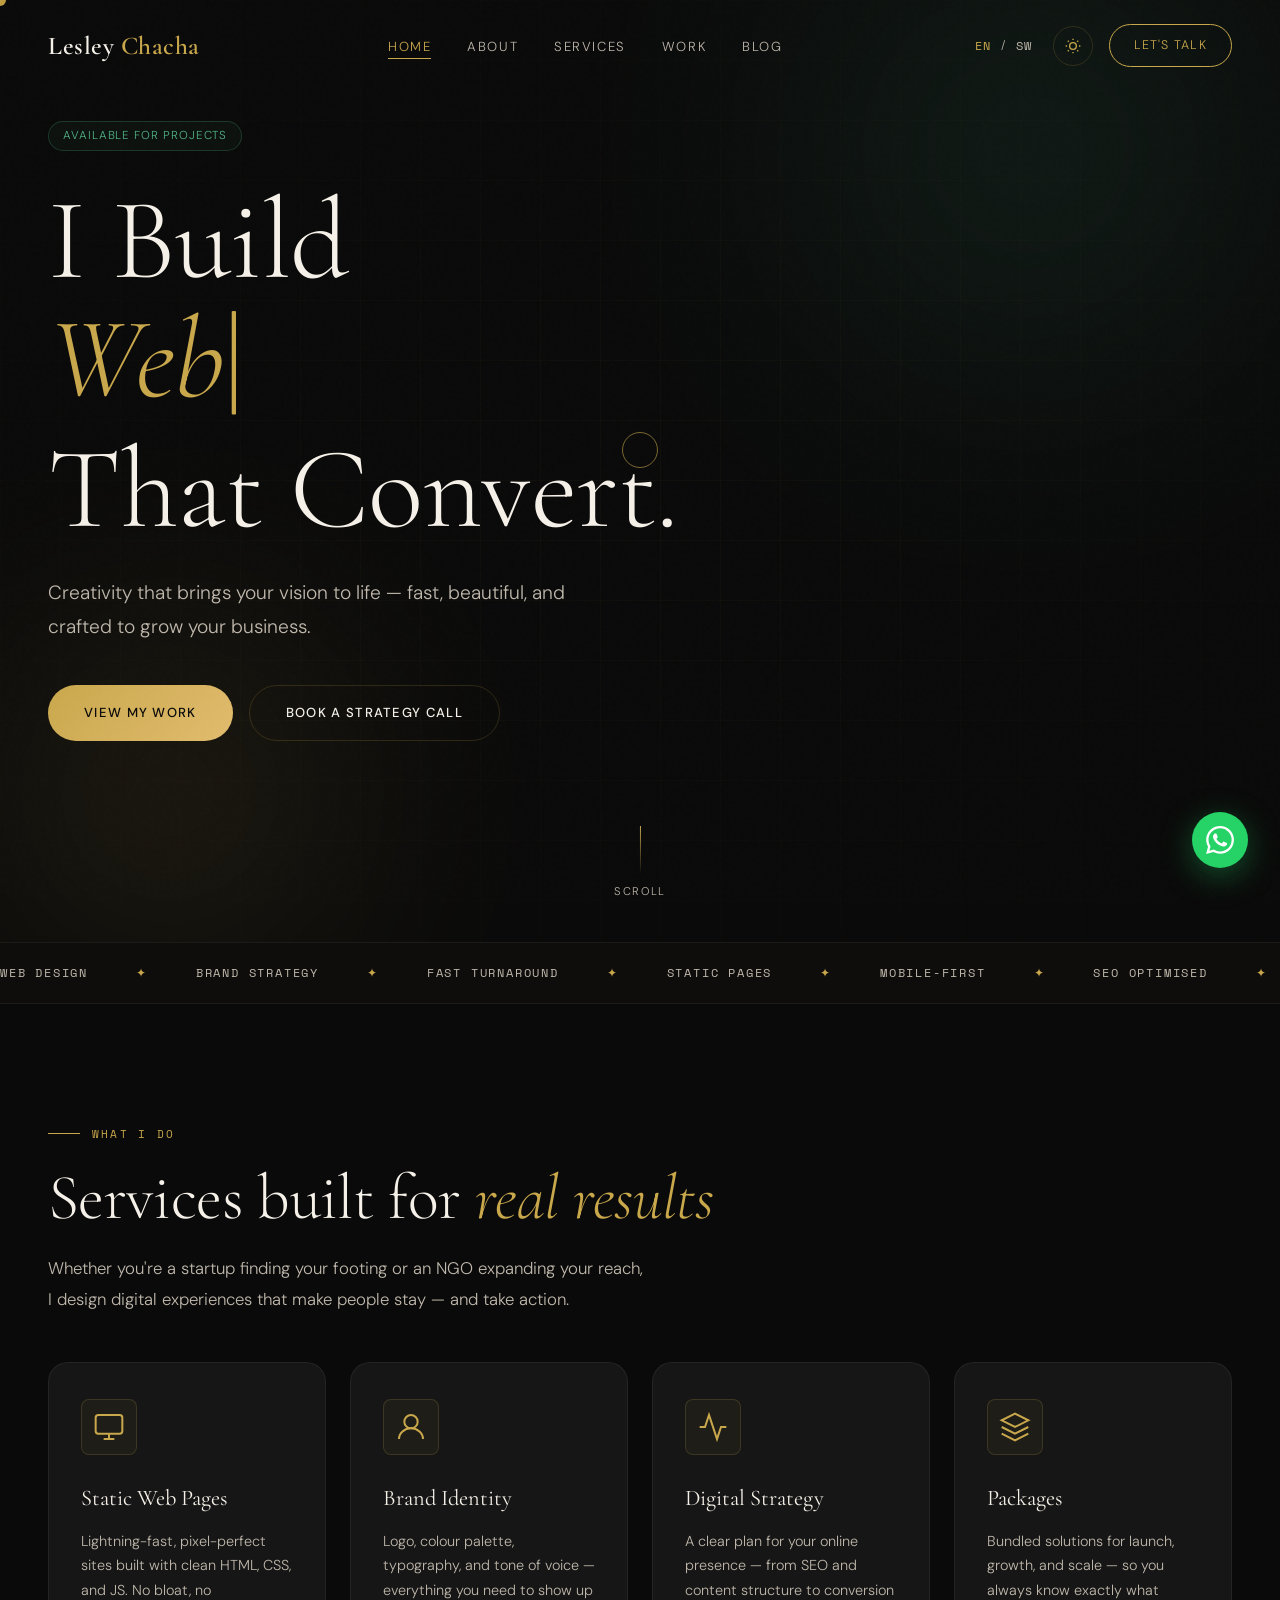
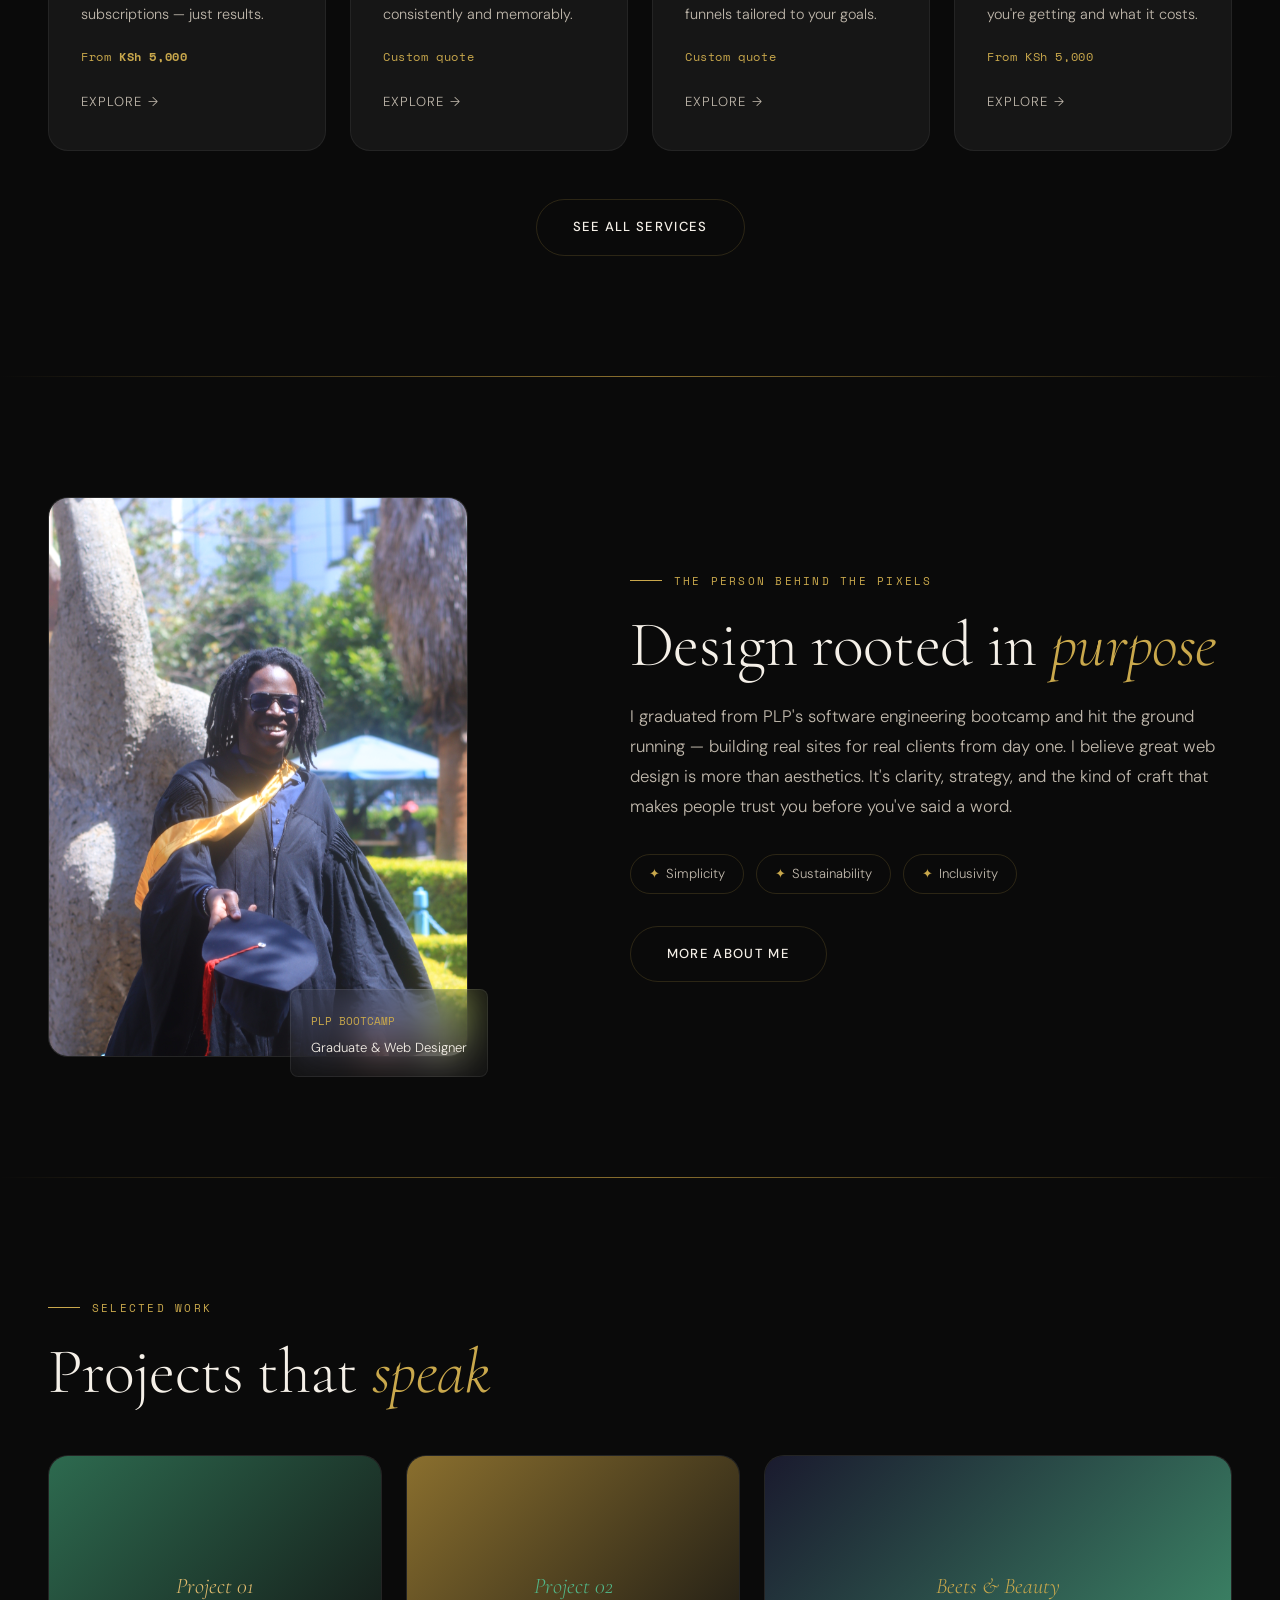
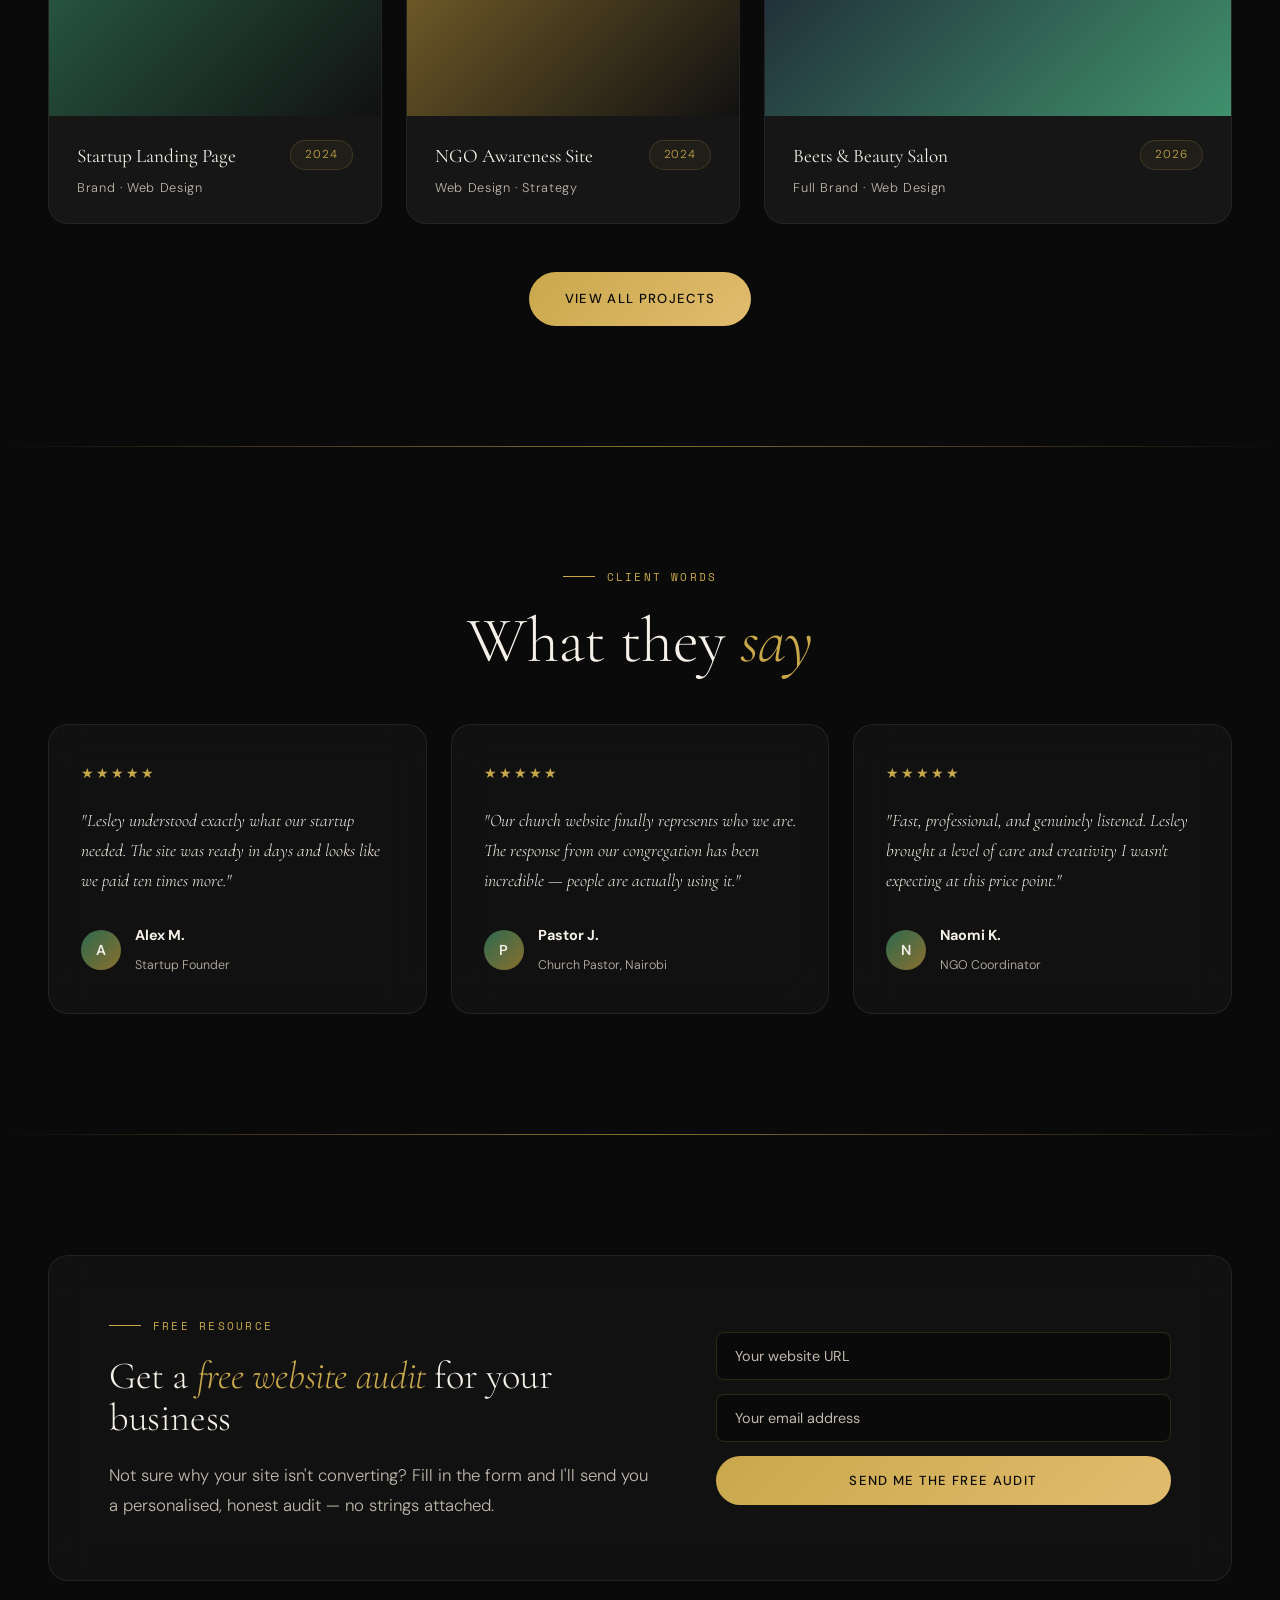
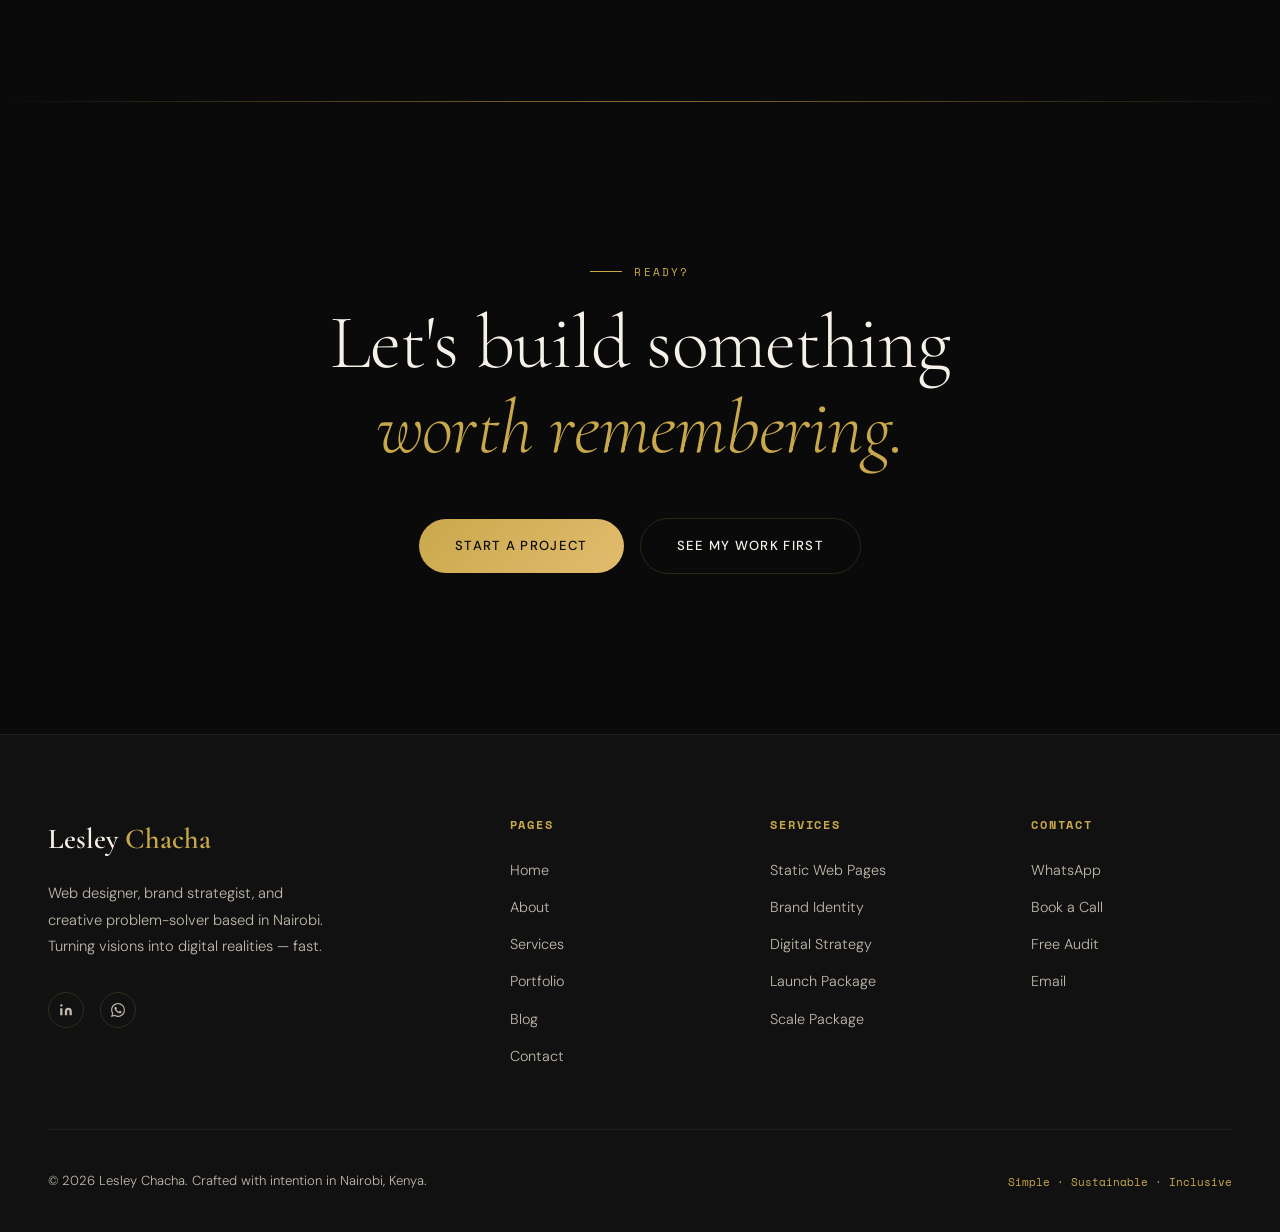
<file: index.html>
<!DOCTYPE html>
<html lang="en" data-theme="dark">
<head>
  <meta charset="UTF-8" />
  <meta name="viewport" content="width=device-width, initial-scale=1.0" />
  <title>Lesley Chacha — Web Designer & Digital Strategist</title>
  <meta name="description" content="Affordable, high-performance web design for startups, individuals, churches and NGOs in Nairobi. I bring your vision to life — fast, beautiful, and built to convert." />
  <meta name="keywords" content="affordable web design Nairobi, web designer Kenya, startup website, NGO website, static web pages Kenya" />
  <meta property="og:title" content="Lesley Chacha — Web Designer" />
  <meta property="og:description" content="Creativity that brings your vision to life." />
  <link rel="stylesheet" href="style.css" />
  <link rel="stylesheet" href="home.css" />
</head>
<body>

<div id="loader">
  <p class="loader-logo">Lesley <span>Chacha</span></p>
  <div class="loader-bar"></div>
</div>

<div id="cursor"></div>
<div id="cursor-ring"></div>

<a class="wa-float" href="https://wa.me/254796420241" target="_blank" aria-label="Chat on WhatsApp">
  <svg viewBox="0 0 24 24"><path d="M17.472 14.382c-.297-.149-1.758-.867-2.03-.967-.273-.099-.471-.148-.67.15-.197.297-.767.966-.94 1.164-.173.199-.347.223-.644.075-.297-.15-1.255-.463-2.39-1.475-.883-.788-1.48-1.761-1.653-2.059-.173-.297-.018-.458.13-.606.134-.133.298-.347.446-.52.149-.174.198-.298.298-.497.099-.198.05-.371-.025-.52-.075-.149-.669-1.612-.916-2.207-.242-.579-.487-.5-.669-.51-.173-.008-.371-.01-.57-.01-.198 0-.52.074-.792.372-.272.297-1.04 1.016-1.04 2.479 0 1.462 1.065 2.875 1.213 3.074.149.198 2.096 3.2 5.077 4.487.709.306 1.262.489 1.694.625.712.227 1.36.195 1.871.118.571-.085 1.758-.719 2.006-1.413.248-.694.248-1.289.173-1.413-.074-.124-.272-.198-.57-.347m-5.421 7.403h-.004a9.87 9.87 0 01-5.031-1.378l-.361-.214-3.741.982.998-3.648-.235-.374a9.86 9.86 0 01-1.51-5.26c.001-5.45 4.436-9.884 9.888-9.884 2.64 0 5.122 1.03 6.988 2.898a9.825 9.825 0 012.893 6.994c-.003 5.45-4.437 9.884-9.885 9.884m8.413-18.297A11.815 11.815 0 0012.05 0C5.495 0 .16 5.335.157 11.892c0 2.096.547 4.142 1.588 5.945L.057 24l6.305-1.654a11.882 11.882 0 005.683 1.448h.005c6.554 0 11.89-5.335 11.893-11.893a11.821 11.821 0 00-3.48-8.413z"/></svg>
</a>

<nav class="mobile-nav">
  <a href="index.html">Home</a>
  <a href="about.html">About</a>
  <a href="services.html">Services</a>
  <a href="portfolio.html">Work</a>
  <a href="blog.html">Blog</a>
  <a href="contact.html">Contact</a>
</nav>

<header class="nav" id="nav">
  <a href="index.html" class="nav-logo">Lesley <span>Chacha</span></a>
  <ul class="nav-links">
    <li><a href="index.html" class="active">Home</a></li>
    <li><a href="about.html">About</a></li>
    <li><a href="services.html">Services</a></li>
    <li><a href="portfolio.html">Work</a></li>
    <li><a href="blog.html">Blog</a></li>
  </ul>
  <div class="nav-actions">
    <div class="lang-switcher">
      <button class="lang-btn active" data-lang="en">EN</button>
      <span>/</span>
      <button class="lang-btn" data-lang="sw">SW</button>
    </div>
    <button class="theme-toggle" id="theme-toggle" aria-label="Toggle theme"></button>
    <a href="contact.html" class="btn-nav">Let's Talk</a>
    <button class="nav-hamburger" aria-label="Menu">
      <span></span><span></span><span></span>
    </button>
  </div>
</header>

<section class="hero">
  <div class="hero-bg">
    <div class="hero-orb orb-1"></div>
    <div class="hero-orb orb-2"></div>
    <div class="hero-grid"></div>
  </div>
  <div class="hero-inner">
    <div class="hero-badge reveal">
      <span class="tag tag-green">Available for Projects</span>
    </div>
    <h1 class="hero-title reveal delay-1">
      <span class="line-1">I Build</span>
      <span class="line-2 text-gold italic font-display" id="typed-text" data-words="Websites,Brands,Experiences,Stories"></span>
      <span class="line-3">That Convert.</span>
    </h1>
    <p class="hero-subtitle reveal delay-2" data-en="Creativity that brings your vision to life — fast, beautiful, and crafted to grow your business." data-sw="Ubunifu unaoleta maono yako maishani — haraka, mzuri, na uliotengenezwa kukua biashara yako.">
      Creativity that brings your vision to life — fast, beautiful, and crafted to grow your business.
    </p>
    <div class="hero-actions reveal delay-3">
      <a href="portfolio.html" class="btn btn-primary" data-magnet>View My Work</a>
      <a href="contact.html" class="btn btn-outline" data-magnet>Book a Strategy Call</a>
    </div>
    <div class="hero-stats reveal delay-4">
      <div class="hero-stat">
        <span class="stat-num" data-count="5" data-suffix="+">0+</span>
        <span class="stat-label">Brands Built</span>
      </div>
      <div class="hero-stat-divider"></div>
      <div class="hero-stat">
        <span class="stat-num" data-count="100" data-suffix="%">0%</span>
        <span class="stat-label">5-Star Reviews</span>
      </div>
      <div class="hero-stat-divider"></div>
      <div class="hero-stat">
        <span class="stat-num" data-count="3" data-suffix="d">0d</span>
        <span class="stat-label">Avg. Turnaround</span>
      </div>
      <div class="hero-stat-divider"></div>
      <div class="hero-stat">
        <span class="stat-num" data-prefix="KSh " data-count="5000" data-suffix="">0</span>
        <span class="stat-label">Starting Price</span>
      </div>
    </div>
  </div>
  <div class="hero-scroll">
    <div class="scroll-indicator"></div>
    <span>Scroll</span>
  </div>
</section>

<div class="marquee-section">
  <div class="marquee-track">
    <span>Web Design</span><span class="sep">✦</span>
    <span>Brand Strategy</span><span class="sep">✦</span>
    <span>Fast Turnaround</span><span class="sep">✦</span>
    <span>Static Pages</span><span class="sep">✦</span>
    <span>Mobile-First</span><span class="sep">✦</span>
    <span>SEO Optimised</span><span class="sep">✦</span>
    <span>Nairobi &amp; Beyond</span><span class="sep">✦</span>
    <span>Inclusive Design</span><span class="sep">✦</span>
  </div>
</div>

<section class="section" id="services-preview">
  <div class="section-inner">
    <div class="section-header reveal">
      <p class="section-label">What I Do</p>
      <h2 class="section-title">Services built for <em>real results</em></h2>
      <p class="section-subtitle">Whether you're a startup finding your footing or an NGO expanding your reach, I design digital experiences that make people stay — and take action.</p>
    </div>
    <div class="services-grid mt-12">
      <div class="service-card card reveal delay-1">
        <div class="service-icon"><svg width="32" height="32" viewBox="0 0 24 24" fill="none" stroke="currentColor" stroke-width="1.5"><rect x="2" y="3" width="20" height="14" rx="2"/><line x1="8" y1="21" x2="16" y2="21"/><line x1="12" y1="17" x2="12" y2="21"/></svg></div>
        <h3>Static Web Pages</h3>
        <p>Lightning-fast, pixel-perfect sites built with clean HTML, CSS, and JS. No bloat, no subscriptions — just results.</p>
        <div class="service-price">From <strong>KSh 5,000</strong></div>
        <a href="services.html" class="service-link">Explore <span>→</span></a>
      </div>
      <div class="service-card card reveal delay-2">
        <div class="service-icon"><svg width="32" height="32" viewBox="0 0 24 24" fill="none" stroke="currentColor" stroke-width="1.5"><circle cx="12" cy="8" r="5"/><path d="M3 21c0-4.418 4.03-8 9-8s9 3.582 9 8"/></svg></div>
        <h3>Brand Identity</h3>
        <p>Logo, colour palette, typography, and tone of voice — everything you need to show up consistently and memorably.</p>
        <div class="service-price">Custom quote</div>
        <a href="services.html" class="service-link">Explore <span>→</span></a>
      </div>
      <div class="service-card card reveal delay-3">
        <div class="service-icon"><svg width="32" height="32" viewBox="0 0 24 24" fill="none" stroke="currentColor" stroke-width="1.5"><path d="M22 12h-4l-3 9L9 3l-3 9H2"/></svg></div>
        <h3>Digital Strategy</h3>
        <p>A clear plan for your online presence — from SEO and content structure to conversion funnels tailored to your goals.</p>
        <div class="service-price">Custom quote</div>
        <a href="services.html" class="service-link">Explore <span>→</span></a>
      </div>
      <div class="service-card card reveal delay-4">
        <div class="service-icon"><svg width="32" height="32" viewBox="0 0 24 24" fill="none" stroke="currentColor" stroke-width="1.5"><path d="M12 2L2 7l10 5 10-5-10-5z"/><path d="M2 17l10 5 10-5"/><path d="M2 12l10 5 10-5"/></svg></div>
        <h3>Packages</h3>
        <p>Bundled solutions for launch, growth, and scale — so you always know exactly what you're getting and what it costs.</p>
        <div class="service-price">From KSh 5,000</div>
        <a href="services.html" class="service-link">Explore <span>→</span></a>
      </div>
    </div>
    <div class="text-center mt-12 reveal">
      <a href="services.html" class="btn btn-outline">See All Services</a>
    </div>
  </div>
</section>

<div class="divider"></div>

<section class="section about-snippet">
  <div class="section-inner">
    <div class="about-snippet-grid">
      <div class="about-snippet-visual reveal-left">
        <div class="about-img-frame">
          <div class="about-img-placeholder">
            <img src="images/grad.JPG" alt="Lesley Chacha" />
          </div>
          <div class="about-badge glass">
            <span class="font-mono text-gold" style="font-size:0.7rem">PLP BOOTCAMP</span>
            <p style="font-size:0.82rem;margin-top:4px">Graduate &amp; Web Designer</p>
          </div>
        </div>
      </div>
      <div class="about-snippet-content reveal-right">
        <p class="section-label">The Person Behind The Pixels</p>
        <h2 class="section-title">Design rooted in <em>purpose</em></h2>
        <p class="section-subtitle">I graduated from PLP's software engineering bootcamp and hit the ground running — building real sites for real clients from day one. I believe great web design is more than aesthetics. It's clarity, strategy, and the kind of craft that makes people trust you before you've said a word.</p>
        <div class="values-row mt-8">
          <div class="value-pill"><span>✦</span> Simplicity</div>
          <div class="value-pill"><span>✦</span> Sustainability</div>
          <div class="value-pill"><span>✦</span> Inclusivity</div>
        </div>
        <a href="about.html" class="btn btn-outline mt-8">More About Me</a>
      </div>
    </div>
  </div>
</section>

<div class="divider"></div>

<section class="section" id="work-preview">
  <div class="section-inner">
    <div class="section-header reveal">
      <p class="section-label">Selected Work</p>
      <h2 class="section-title">Projects that <em>speak</em></h2>
    </div>
    <div class="portfolio-preview-grid mt-12">
      <div class="portfolio-card card reveal delay-1">
        <div class="portfolio-img" style="background: linear-gradient(135deg, var(--green) 0%, var(--off-black) 100%);">
          <span class="font-display italic" style="font-size:1.4rem;color:var(--gold-light)">Project 01</span>
        </div>
        <div class="portfolio-info">
          <div class="flex" style="justify-content:space-between;align-items:start">
            <div><h3>Startup Landing Page</h3><p>Brand · Web Design</p></div>
            <span class="tag">2024</span>
          </div>
        </div>
      </div>
      <div class="portfolio-card card reveal delay-2">
        <div class="portfolio-img" style="background: linear-gradient(135deg, var(--gold-dim) 0%, var(--off-black) 100%);">
          <span class="font-display italic" style="font-size:1.4rem;color:var(--green-glow)">Project 02</span>
        </div>
        <div class="portfolio-info">
          <div class="flex" style="justify-content:space-between;align-items:start">
            <div><h3>NGO Awareness Site</h3><p>Web Design · Strategy</p></div>
            <span class="tag">2024</span>
          </div>
        </div>
      </div>
      <div class="portfolio-card portfolio-card--wide card reveal delay-3">
        <div class="portfolio-img" style="background: linear-gradient(135deg, #1a1a2e 0%, var(--green-light) 100%);">
          <span class="font-display italic" style="font-size:1.4rem;color:var(--gold)">Beets &amp; Beauty</span>
        </div>
        <div class="portfolio-info">
          <div class="flex" style="justify-content:space-between;align-items:start">
            <div><h3>Beets &amp; Beauty Salon</h3><p>Full Brand · Web Design</p></div>
            <span class="tag">2026</span>
          </div>
        </div>
      </div>
    </div>
    <div class="text-center mt-12 reveal">
      <a href="portfolio.html" class="btn btn-primary">View All Projects</a>
    </div>
  </div>
</section>

<div class="divider"></div>

<section class="section testimonials">
  <div class="section-inner">
    <div class="section-header text-center reveal">
      <p class="section-label" style="justify-content:center">Client Words</p>
      <h2 class="section-title">What they <em>say</em></h2>
    </div>
    <div class="testimonials-grid mt-12">
      <div class="testimonial-card glass card reveal delay-1">
        <div class="stars">★★★★★</div>
        <p class="quote">"Lesley understood exactly what our startup needed. The site was ready in days and looks like we paid ten times more."</p>
        <div class="client-info">
          <div class="client-avatar">A</div>
          <div><strong>Alex M.</strong><span>Startup Founder</span></div>
        </div>
      </div>
      <div class="testimonial-card glass card reveal delay-2">
        <div class="stars">★★★★★</div>
        <p class="quote">"Our church website finally represents who we are. The response from our congregation has been incredible — people are actually using it."</p>
        <div class="client-info">
          <div class="client-avatar">P</div>
          <div><strong>Pastor J.</strong><span>Church Pastor, Nairobi</span></div>
        </div>
      </div>
      <div class="testimonial-card glass card reveal delay-3">
        <div class="stars">★★★★★</div>
        <p class="quote">"Fast, professional, and genuinely listened. Lesley brought a level of care and creativity I wasn't expecting at this price point."</p>
        <div class="client-info">
          <div class="client-avatar">N</div>
          <div><strong>Naomi K.</strong><span>NGO Coordinator</span></div>
        </div>
      </div>
    </div>
  </div>
</section>

<div class="divider"></div>

<section class="section lead-magnet-section">
  <div class="section-inner">
    <div class="lead-magnet-card glass reveal">
      <div class="lm-left">
        <p class="section-label">Free Resource</p>
        <h2 class="section-title" style="font-size:clamp(1.8rem,3vw,2.8rem)">Get a <em>free website audit</em> for your business</h2>
        <p class="section-subtitle">Not sure why your site isn't converting? Fill in the form and I'll send you a personalised, honest audit — no strings attached.</p>
      </div>
      <div class="lm-right">
        <form class="audit-form" id="contact-form" action="https://formspree.io/f/xnjlbynj" method="POST">
          <input type="hidden" name="_subject" value="New Website Enquiry from Audit Form">
          <input type="text" name="_gotcha" style="display:none">
          <input type="url" name="website" placeholder="Your website URL" required />
          <input type="email" name="email" placeholder="Your email address" required />
          <button type="submit" class="btn btn-primary" style="width:100%;justify-content:center">Send Me the Free Audit</button>
        </form>
      </div>
    </div>
  </div>
</section>

<div class="divider"></div>

<section class="section cta-section">
  <div class="section-inner text-center">
    <p class="section-label" style="justify-content:center">Ready?</p>
    <h2 class="section-title reveal" style="font-size:clamp(2.4rem,6vw,5.5rem);text-align:center">
      Let's build something<br><em>worth remembering.</em>
    </h2>
    <div class="flex-center gap-4 mt-12 reveal delay-2">
      <a href="contact.html" class="btn btn-primary" data-magnet>Start a Project</a>
      <a href="portfolio.html" class="btn btn-outline" data-magnet>See My Work First</a>
    </div>
  </div>
</section>

<footer class="footer">
  <div class="footer-inner">
    <div class="footer-grid">
      <div class="footer-brand">
        <h3>Lesley <span>Chacha</span></h3>
        <p>Web designer, brand strategist, and creative problem-solver based in Nairobi. Turning visions into digital realities — fast.</p>
        <div class="footer-socials mt-8">
          <a href="#" aria-label="LinkedIn"><svg width="14" height="14" fill="currentColor" viewBox="0 0 24 24"><path d="M16 8a6 6 0 0 1 6 6v7h-4v-7a2 2 0 0 0-2-2 2 2 0 0 0-2 2v7h-4v-7a6 6 0 0 1 6-6z"/><rect x="2" y="9" width="4" height="12"/><circle cx="4" cy="4" r="2"/></svg></a>
          <a href="https://wa.me/254796420241" aria-label="WhatsApp"><svg width="14" height="14" viewBox="0 0 24 24" fill="currentColor"><path d="M17.472 14.382c-.297-.149-1.758-.867-2.03-.967-.273-.099-.471-.148-.67.15-.197.297-.767.966-.94 1.164-.173.199-.347.223-.644.075-.297-.15-1.255-.463-2.39-1.475-.883-.788-1.48-1.761-1.653-2.059-.173-.297-.018-.458.13-.606.134-.133.298-.347.446-.52.149-.174.198-.298.298-.497.099-.198.05-.371-.025-.52-.075-.149-.669-1.612-.916-2.207-.242-.579-.487-.5-.669-.51-.173-.008-.371-.01-.57-.01-.198 0-.52.074-.792.372-.272.297-1.04 1.016-1.04 2.479 0 1.462 1.065 2.875 1.213 3.074.149.198 2.096 3.2 5.077 4.487.709.306 1.262.489 1.694.625.712.227 1.36.195 1.871.118.571-.085 1.758-.719 2.006-1.413.248-.694.248-1.289.173-1.413-.074-.124-.272-.198-.57-.347m-5.421 7.403h-.004a9.87 9.87 0 01-5.031-1.378l-.361-.214-3.741.982.998-3.648-.235-.374a9.86 9.86 0 01-1.51-5.26c.001-5.45 4.436-9.884 9.888-9.884 2.64 0 5.122 1.03 6.988 2.898a9.825 9.825 0 012.893 6.994c-.003 5.45-4.437 9.884-9.885 9.884m8.413-18.297A11.815 11.815 0 0012.05 0C5.495 0 .16 5.335.157 11.892c0 2.096.547 4.142 1.588 5.945L.057 24l6.305-1.654a11.882 11.882 0 005.683 1.448h.005c6.554 0 11.89-5.335 11.893-11.893a11.821 11.821 0 00-3.48-8.413z"/></svg></a>
        </div>
      </div>
      <div class="footer-col"><h4>Pages</h4><ul><li><a href="index.html">Home</a></li><li><a href="about.html">About</a></li><li><a href="services.html">Services</a></li><li><a href="portfolio.html">Portfolio</a></li><li><a href="blog.html">Blog</a></li><li><a href="contact.html">Contact</a></li></ul></div>
      <div class="footer-col"><h4>Services</h4><ul><li><a href="services.html">Static Web Pages</a></li><li><a href="services.html">Brand Identity</a></li><li><a href="services.html">Digital Strategy</a></li><li><a href="services.html">Launch Package</a></li><li><a href="services.html">Scale Package</a></li></ul></div>
      <div class="footer-col"><h4>Contact</h4><ul><li><a href="https://wa.me/254796420241">WhatsApp</a></li><li><a href="contact.html">Book a Call</a></li><li><a href="contact.html">Free Audit</a></li><li><a href="mailto:chachalesley18@gmail.com">Email</a></li></ul></div>
    </div>
    <div class="footer-bottom">
      <p>© 2026 Lesley Chacha. Crafted with intention in Nairobi, Kenya.</p>
      <p class="font-mono" style="font-size:0.7rem;color:var(--gold)">Simple · Sustainable · Inclusive</p>
    </div>
  </div>
</footer>

<script src="script.js"></script>
<script>
  document.getElementById('audit-form')?.addEventListener('submit', e => {
    e.preventDefault();
    const btn = e.target.querySelector('button');
    btn.textContent = 'Audit on its way ✓';
    btn.style.background = 'var(--green)';
    setTimeout(() => { btn.textContent = 'Send Me the Free Audit'; btn.style.background = ''; }, 3500);
  });
</script>
</body>
</html>
</file>
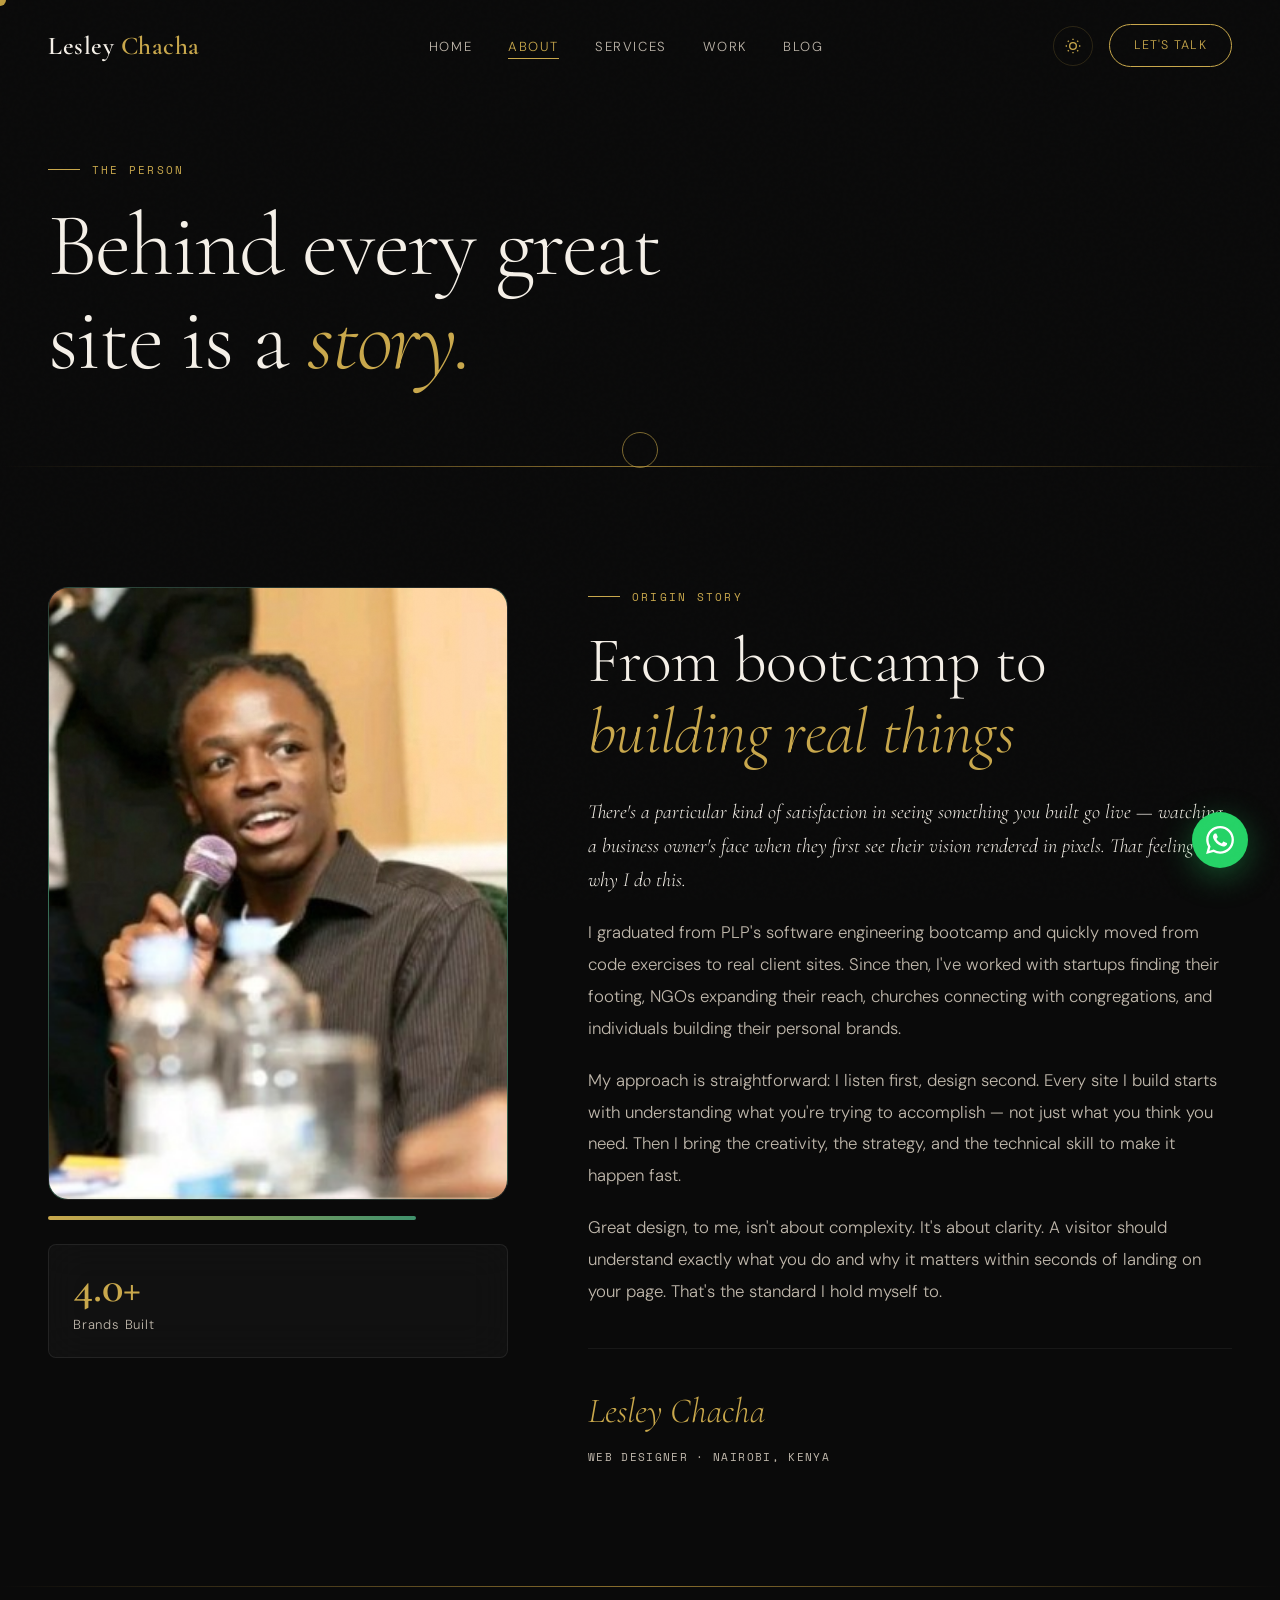
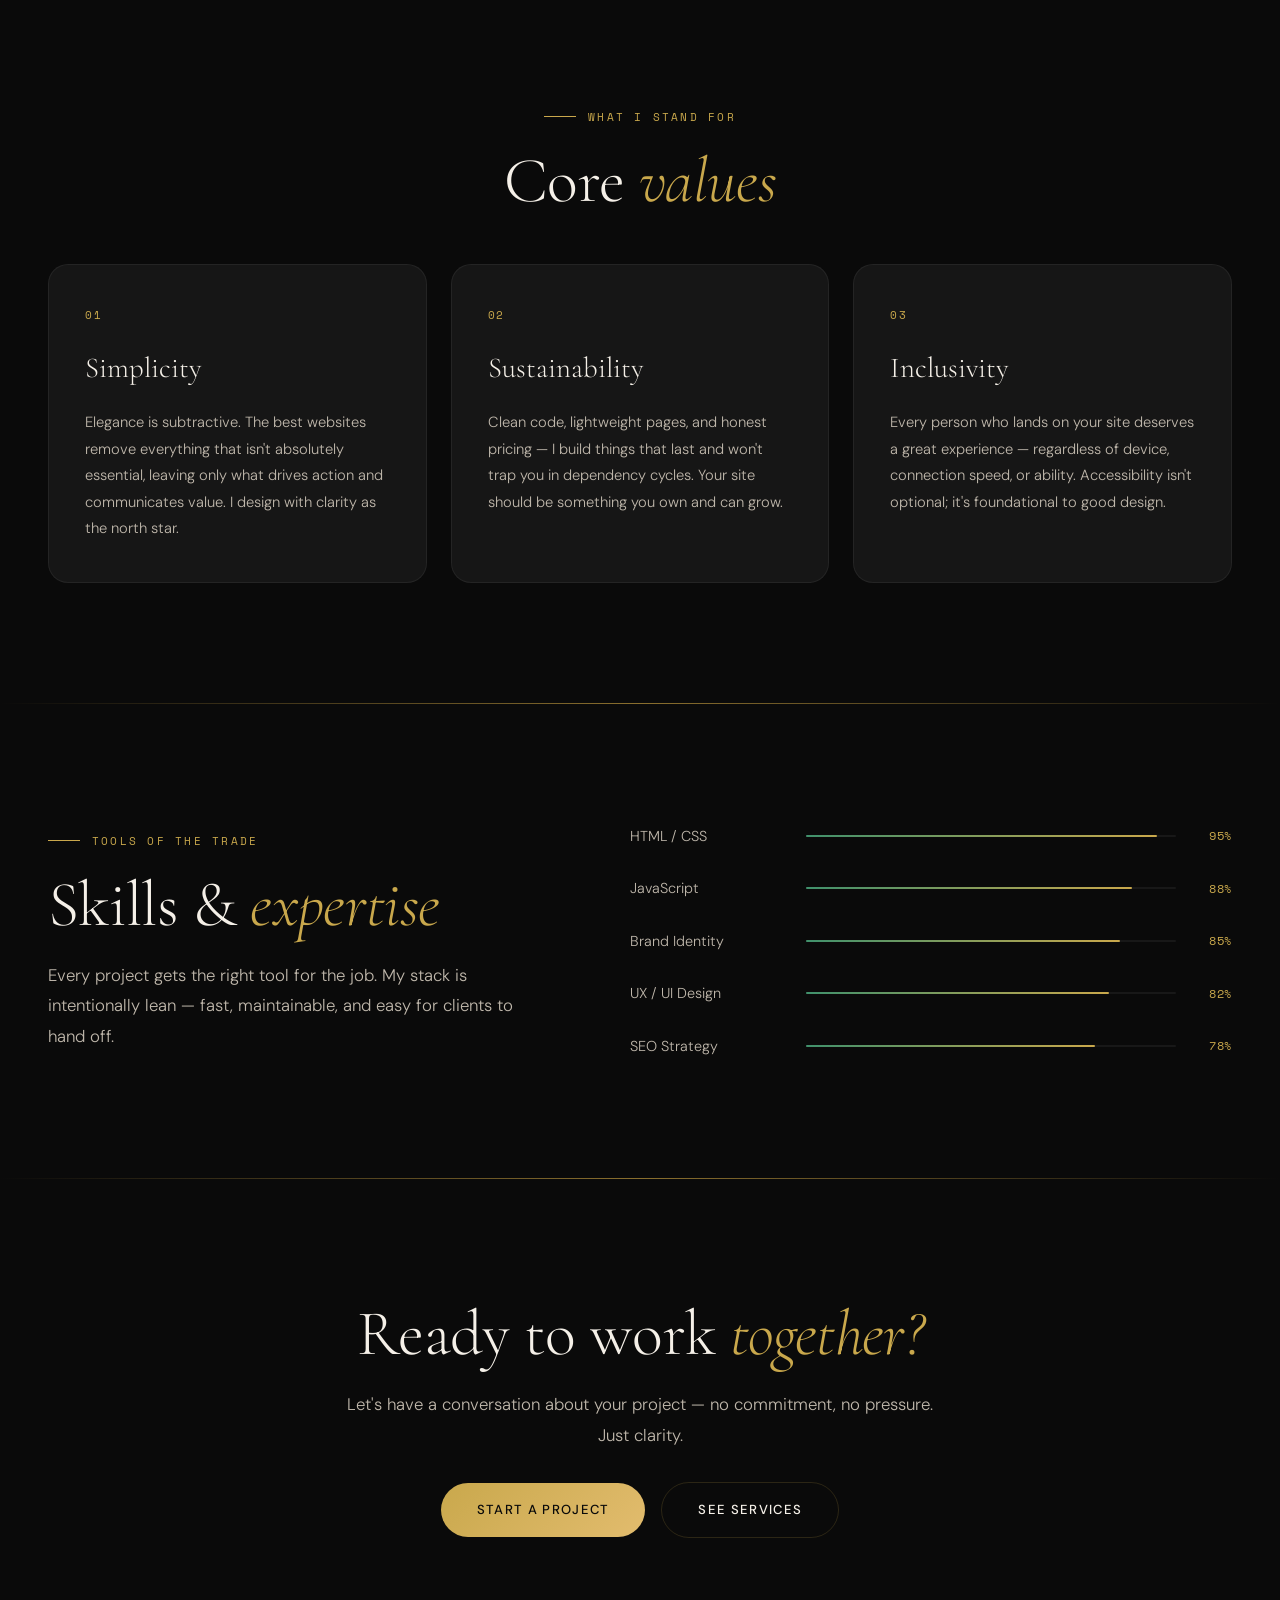
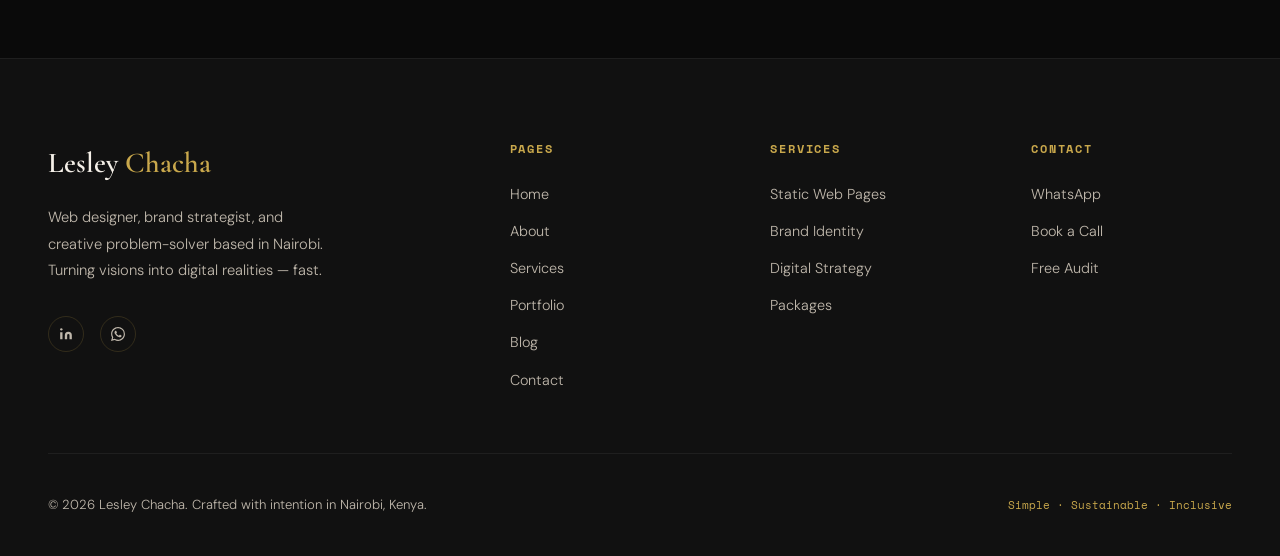
<file: about.html>
<!DOCTYPE html>
<html lang="en" data-theme="dark">
<head>
  <meta charset="UTF-8" />
  <meta name="viewport" content="width=device-width, initial-scale=1.0" />
  <title>About — Lesley Chacha</title>
  <meta name="description" content="PLP bootcamp graduate turned web designer. Lesley Chacha designs fast, purposeful websites for startups, individuals, churches, and NGOs in Nairobi." />
  <link rel="stylesheet" href="style.css" />
  <link rel="stylesheet" href="about.css" />
</head>
<body>

<div id="loader">
  <p class="loader-logo">Lesley <span>Chacha</span></p>
  <div class="loader-bar"></div>
</div>

<div id="cursor"></div>
<div id="cursor-ring"></div>

<a class="wa-float" href="https://wa.me/254796420241" target="_blank" aria-label="Chat on WhatsApp">
  <svg viewBox="0 0 24 24"><path d="M17.472 14.382c-.297-.149-1.758-.867-2.03-.967-.273-.099-.471-.148-.67.15-.197.297-.767.966-.94 1.164-.173.199-.347.223-.644.075-.297-.15-1.255-.463-2.39-1.475-.883-.788-1.48-1.761-1.653-2.059-.173-.297-.018-.458.13-.606.134-.133.298-.347.446-.52.149-.174.198-.298.298-.497.099-.198.05-.371-.025-.52-.075-.149-.669-1.612-.916-2.207-.242-.579-.487-.5-.669-.51-.173-.008-.371-.01-.57-.01-.198 0-.52.074-.792.372-.272.297-1.04 1.016-1.04 2.479 0 1.462 1.065 2.875 1.213 3.074.149.198 2.096 3.2 5.077 4.487.709.306 1.262.489 1.694.625.712.227 1.36.195 1.871.118.571-.085 1.758-.719 2.006-1.413.248-.694.248-1.289.173-1.413-.074-.124-.272-.198-.57-.347m-5.421 7.403h-.004a9.87 9.87 0 01-5.031-1.378l-.361-.214-3.741.982.998-3.648-.235-.374a9.86 9.86 0 01-1.51-5.26c.001-5.45 4.436-9.884 9.888-9.884 2.64 0 5.122 1.03 6.988 2.898a9.825 9.825 0 012.893 6.994c-.003 5.45-4.437 9.884-9.885 9.884m8.413-18.297A11.815 11.815 0 0012.05 0C5.495 0 .16 5.335.157 11.892c0 2.096.547 4.142 1.588 5.945L.057 24l6.305-1.654a11.882 11.882 0 005.683 1.448h.005c6.554 0 11.89-5.335 11.893-11.893a11.821 11.821 0 00-3.48-8.413z"/></svg>
</a>

<nav class="mobile-nav">
  <a href="index.html">Home</a>
  <a href="about.html">About</a>
  <a href="services.html">Services</a>
  <a href="portfolio.html">Work</a>
  <a href="blog.html">Blog</a>
  <a href="contact.html">Contact</a>
</nav>

<header class="nav" id="nav">
  <a href="index.html" class="nav-logo">Lesley <span>Chacha</span></a>
  <ul class="nav-links">
    <li><a href="index.html">Home</a></li>
    <li><a href="about.html" class="active">About</a></li>
    <li><a href="services.html">Services</a></li>
    <li><a href="portfolio.html">Work</a></li>
    <li><a href="blog.html">Blog</a></li>
  </ul>
  <div class="nav-actions">
    <button class="theme-toggle" id="theme-toggle" aria-label="Toggle theme"></button>
    <a href="contact.html" class="btn-nav">Let's Talk</a>
    <button class="nav-hamburger" aria-label="Menu">
      <span></span><span></span><span></span>
    </button>
  </div>
</header>

<!-- Page Hero -->
<section class="page-hero">
  <div class="page-hero-inner">
    <p class="section-label reveal">The Person</p>
    <h1 class="page-hero-title reveal delay-1">
      Behind every great<br>site is a <em>story.</em>
    </h1>
  </div>
  <div class="hero-orb orb-1" style="opacity:0.1"></div>
</section>

<!-- About Story -->
<section class="section">
  <div class="section-inner">
    <div class="about-story-grid">
      <div class="about-photo-col reveal-left">
        <div class="photo-frame">
          <div class="photo-placeholder">
            <img src="images/Lesley.jpeg" alt="Lesley Chacha" />
          </div>
          <div class="photo-accent-bar"></div>
          <div class="photo-stat glass">
            <span class="stat-big" data-count="5" data-suffix="+">0+</span>
            <span>Brands Built</span>
          </div>
        </div>
      </div>

      <div class="about-story-col reveal-right">
        <p class="section-label">Origin Story</p>
        <h2 class="section-title">From bootcamp to <em>building real things</em></h2>
        <div class="story-body">
          <p>There's a particular kind of satisfaction in seeing something you built go live — watching a business owner's face when they first see their vision rendered in pixels. That feeling is why I do this.</p>
          <p>I graduated from PLP's software engineering bootcamp and quickly moved from code exercises to real client sites. Since then, I've worked with startups finding their footing, NGOs expanding their reach, churches connecting with congregations, and individuals building their personal brands.</p>
          <p>My approach is straightforward: I listen first, design second. Every site I build starts with understanding what you're trying to accomplish — not just what you think you need. Then I bring the creativity, the strategy, and the technical skill to make it happen fast.</p>
          <p>Great design, to me, isn't about complexity. It's about clarity. A visitor should understand exactly what you do and why it matters within seconds of landing on your page. That's the standard I hold myself to.</p>
        </div>

        <div class="signature">
          <span class="font-display italic" style="font-size:2.2rem;color:var(--gold)">Lesley Chacha</span>
          <span class="font-mono" style="font-size:0.7rem;color:var(--text2);letter-spacing:0.12em;text-transform:uppercase">Web Designer · Nairobi, Kenya</span>
        </div>
      </div>
    </div>
  </div>
</section>

<div class="divider"></div>

<!-- Values -->
<section class="section">
  <div class="section-inner">
    <div class="section-header text-center reveal">
      <p class="section-label" style="justify-content:center">What I Stand For</p>
      <h2 class="section-title">Core <em>values</em></h2>
    </div>

    <div class="values-grid mt-12">
      <div class="value-card card reveal delay-1">
        <div class="value-num font-mono text-gold">01</div>
        <h3>Simplicity</h3>
        <p>Elegance is subtractive. The best websites remove everything that isn't absolutely essential, leaving only what drives action and communicates value. I design with clarity as the north star.</p>
      </div>
      <div class="value-card card reveal delay-2">
        <div class="value-num font-mono text-gold">02</div>
        <h3>Sustainability</h3>
        <p>Clean code, lightweight pages, and honest pricing — I build things that last and won't trap you in dependency cycles. Your site should be something you own and can grow.</p>
      </div>
      <div class="value-card card reveal delay-3">
        <div class="value-num font-mono text-gold">03</div>
        <h3>Inclusivity</h3>
        <p>Every person who lands on your site deserves a great experience — regardless of device, connection speed, or ability. Accessibility isn't optional; it's foundational to good design.</p>
      </div>
    </div>
  </div>
</section>

<div class="divider"></div>

<!-- Skills & Tools -->
<section class="section">
  <div class="section-inner">
    <div class="skills-grid">
      <div class="reveal-left">
        <p class="section-label">Tools of the Trade</p>
        <h2 class="section-title">Skills &amp; <em>expertise</em></h2>
        <p class="section-subtitle">Every project gets the right tool for the job. My stack is intentionally lean — fast, maintainable, and easy for clients to hand off.</p>
      </div>

      <div class="skills-list reveal-right">
        <div class="skill-row">
          <span class="skill-name">HTML / CSS</span>
          <div class="skill-bar"><div class="skill-fill" style="--w:95%"></div></div>
          <span class="skill-pct font-mono">95%</span>
        </div>
        <div class="skill-row">
          <span class="skill-name">JavaScript</span>
          <div class="skill-bar"><div class="skill-fill" style="--w:88%"></div></div>
          <span class="skill-pct font-mono">88%</span>
        </div>
        <div class="skill-row">
          <span class="skill-name">Brand Identity</span>
          <div class="skill-bar"><div class="skill-fill" style="--w:85%"></div></div>
          <span class="skill-pct font-mono">85%</span>
        </div>
        <div class="skill-row">
          <span class="skill-name">UX / UI Design</span>
          <div class="skill-bar"><div class="skill-fill" style="--w:82%"></div></div>
          <span class="skill-pct font-mono">82%</span>
        </div>
        <div class="skill-row">
          <span class="skill-name">SEO Strategy</span>
          <div class="skill-bar"><div class="skill-fill" style="--w:78%"></div></div>
          <span class="skill-pct font-mono">78%</span>
        </div>
      </div>
    </div>
  </div>
</section>

<div class="divider"></div>

<!-- CTA -->
<section class="section cta-about">
  <div class="section-inner text-center">
    <h2 class="section-title reveal">Ready to work <em>together?</em></h2>
    <p class="section-subtitle reveal delay-1" style="margin:20px auto;text-align:center">Let's have a conversation about your project — no commitment, no pressure. Just clarity.</p>
    <div class="flex-center gap-4 mt-8 reveal delay-2">
      <a href="contact.html" class="btn btn-primary" data-magnet>Start a Project</a>
      <a href="services.html" class="btn btn-outline" data-magnet>See Services</a>
    </div>
  </div>
</section>

<!-- Footer -->
<footer class="footer">
  <div class="footer-inner">
    <div class="footer-grid">
      <div class="footer-brand">
        <h3>Lesley <span>Chacha</span></h3>
        <p>Web designer, brand strategist, and creative problem-solver based in Nairobi. Turning visions into digital realities — fast.</p>
        <div class="footer-socials mt-8">
          <a href="#" aria-label="LinkedIn"><svg width="14" height="14" fill="currentColor" viewBox="0 0 24 24"><path d="M16 8a6 6 0 0 1 6 6v7h-4v-7a2 2 0 0 0-2-2 2 2 0 0 0-2 2v7h-4v-7a6 6 0 0 1 6-6z"/><rect x="2" y="9" width="4" height="12"/><circle cx="4" cy="4" r="2"/></svg></a>
          <a href="https://wa.me/254796420241" aria-label="WhatsApp"><svg width="14" height="14" viewBox="0 0 24 24" fill="currentColor"><path d="M17.472 14.382c-.297-.149-1.758-.867-2.03-.967-.273-.099-.471-.148-.67.15-.197.297-.767.966-.94 1.164-.173.199-.347.223-.644.075-.297-.15-1.255-.463-2.39-1.475-.883-.788-1.48-1.761-1.653-2.059-.173-.297-.018-.458.13-.606.134-.133.298-.347.446-.52.149-.174.198-.298.298-.497.099-.198.05-.371-.025-.52-.075-.149-.669-1.612-.916-2.207-.242-.579-.487-.5-.669-.51-.173-.008-.371-.01-.57-.01-.198 0-.52.074-.792.372-.272.297-1.04 1.016-1.04 2.479 0 1.462 1.065 2.875 1.213 3.074.149.198 2.096 3.2 5.077 4.487.709.306 1.262.489 1.694.625.712.227 1.36.195 1.871.118.571-.085 1.758-.719 2.006-1.413.248-.694.248-1.289.173-1.413-.074-.124-.272-.198-.57-.347m-5.421 7.403h-.004a9.87 9.87 0 01-5.031-1.378l-.361-.214-3.741.982.998-3.648-.235-.374a9.86 9.86 0 01-1.51-5.26c.001-5.45 4.436-9.884 9.888-9.884 2.64 0 5.122 1.03 6.988 2.898a9.825 9.825 0 012.893 6.994c-.003 5.45-4.437 9.884-9.885 9.884m8.413-18.297A11.815 11.815 0 0012.05 0C5.495 0 .16 5.335.157 11.892c0 2.096.547 4.142 1.588 5.945L.057 24l6.305-1.654a11.882 11.882 0 005.683 1.448h.005c6.554 0 11.89-5.335 11.893-11.893a11.821 11.821 0 00-3.48-8.413z"/></svg></a>
        </div>
      </div>
      <div class="footer-col"><h4>Pages</h4><ul><li><a href="index.html">Home</a></li><li><a href="about.html">About</a></li><li><a href="services.html">Services</a></li><li><a href="portfolio.html">Portfolio</a></li><li><a href="blog.html">Blog</a></li><li><a href="contact.html">Contact</a></li></ul></div>
      <div class="footer-col"><h4>Services</h4><ul><li><a href="services.html">Static Web Pages</a></li><li><a href="services.html">Brand Identity</a></li><li><a href="services.html">Digital Strategy</a></li><li><a href="services.html">Packages</a></li></ul></div>
      <div class="footer-col"><h4>Contact</h4><ul><li><a href="https://wa.me/254796420241">WhatsApp</a></li><li><a href="contact.html">Book a Call</a></li><li><a href="contact.html">Free Audit</a></li></ul></div>
    </div>
    <div class="footer-bottom">
      <p>© 2026 Lesley Chacha. Crafted with intention in Nairobi, Kenya.</p>
      <p class="font-mono" style="font-size:0.7rem;color:var(--gold)">Simple · Sustainable · Inclusive</p>
    </div>
  </div>
</footer>

<script src="script.js"></script>
</body>
</html>
</file>
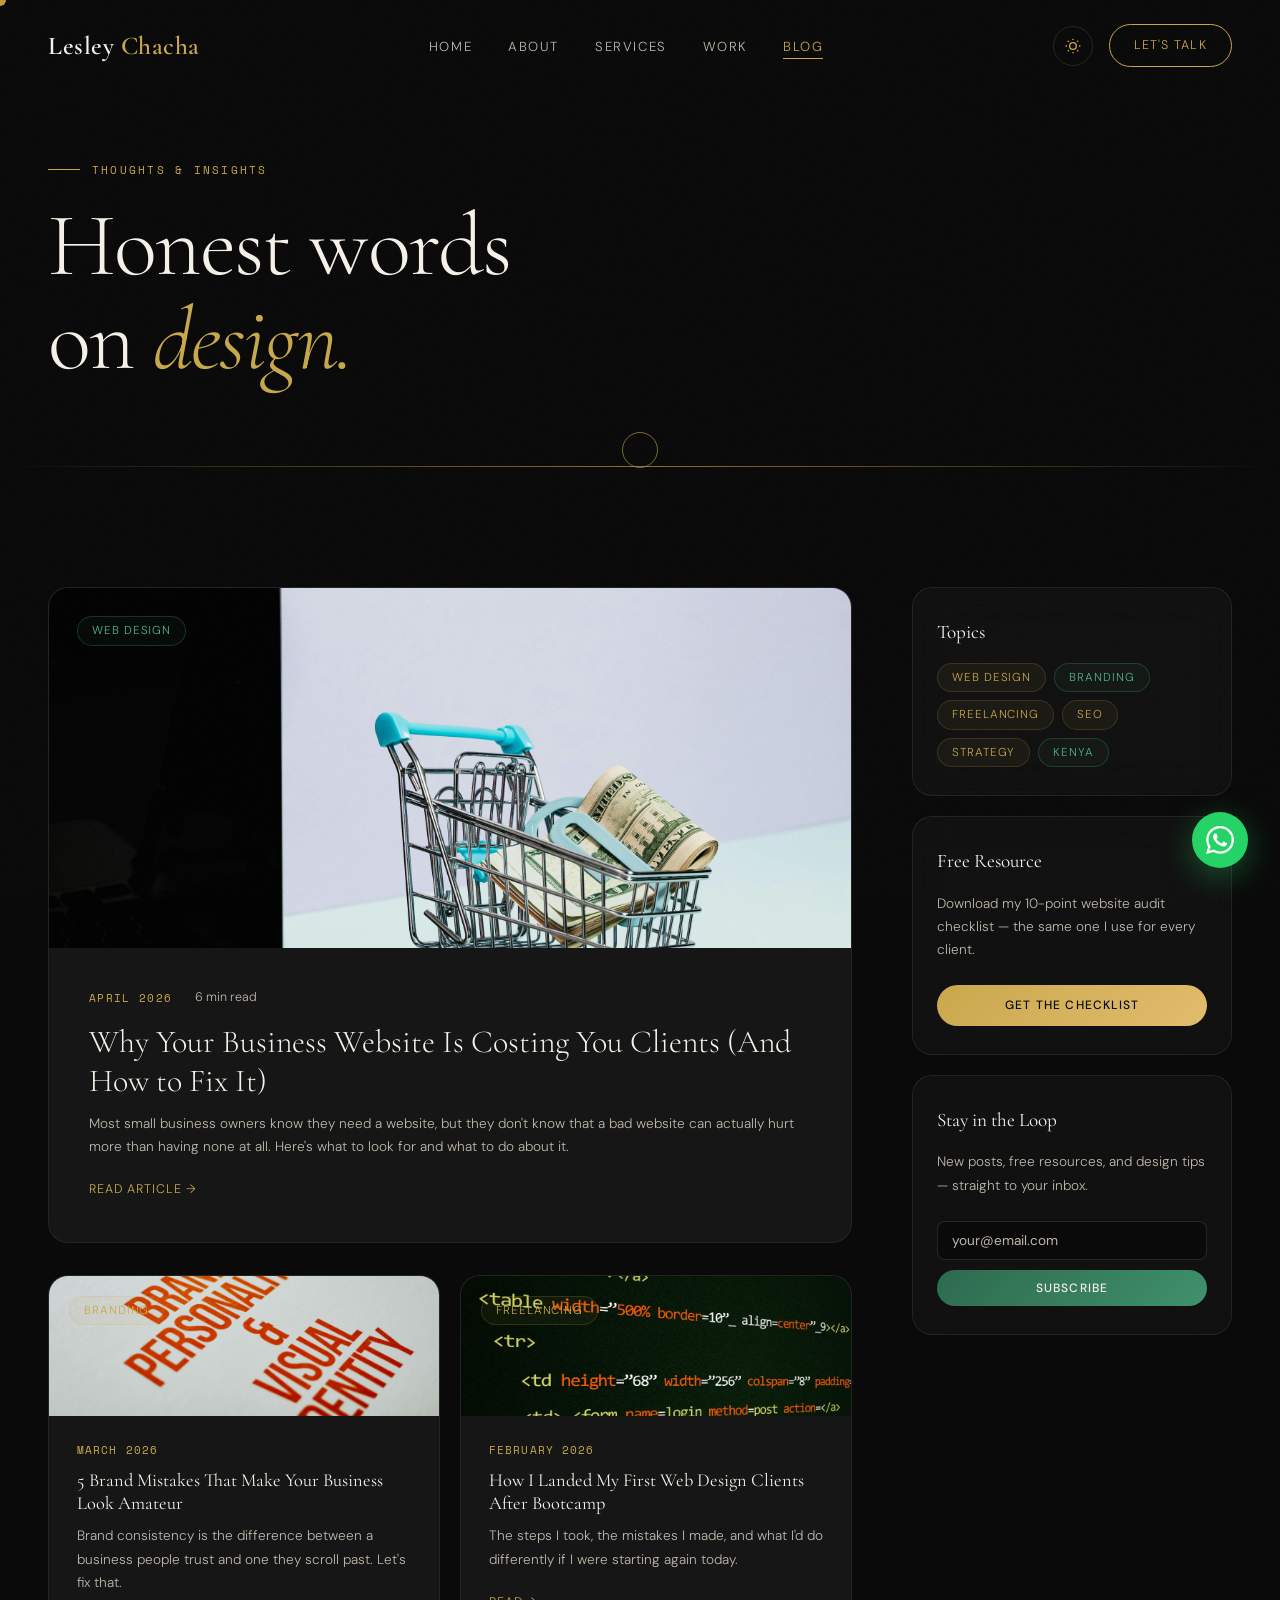
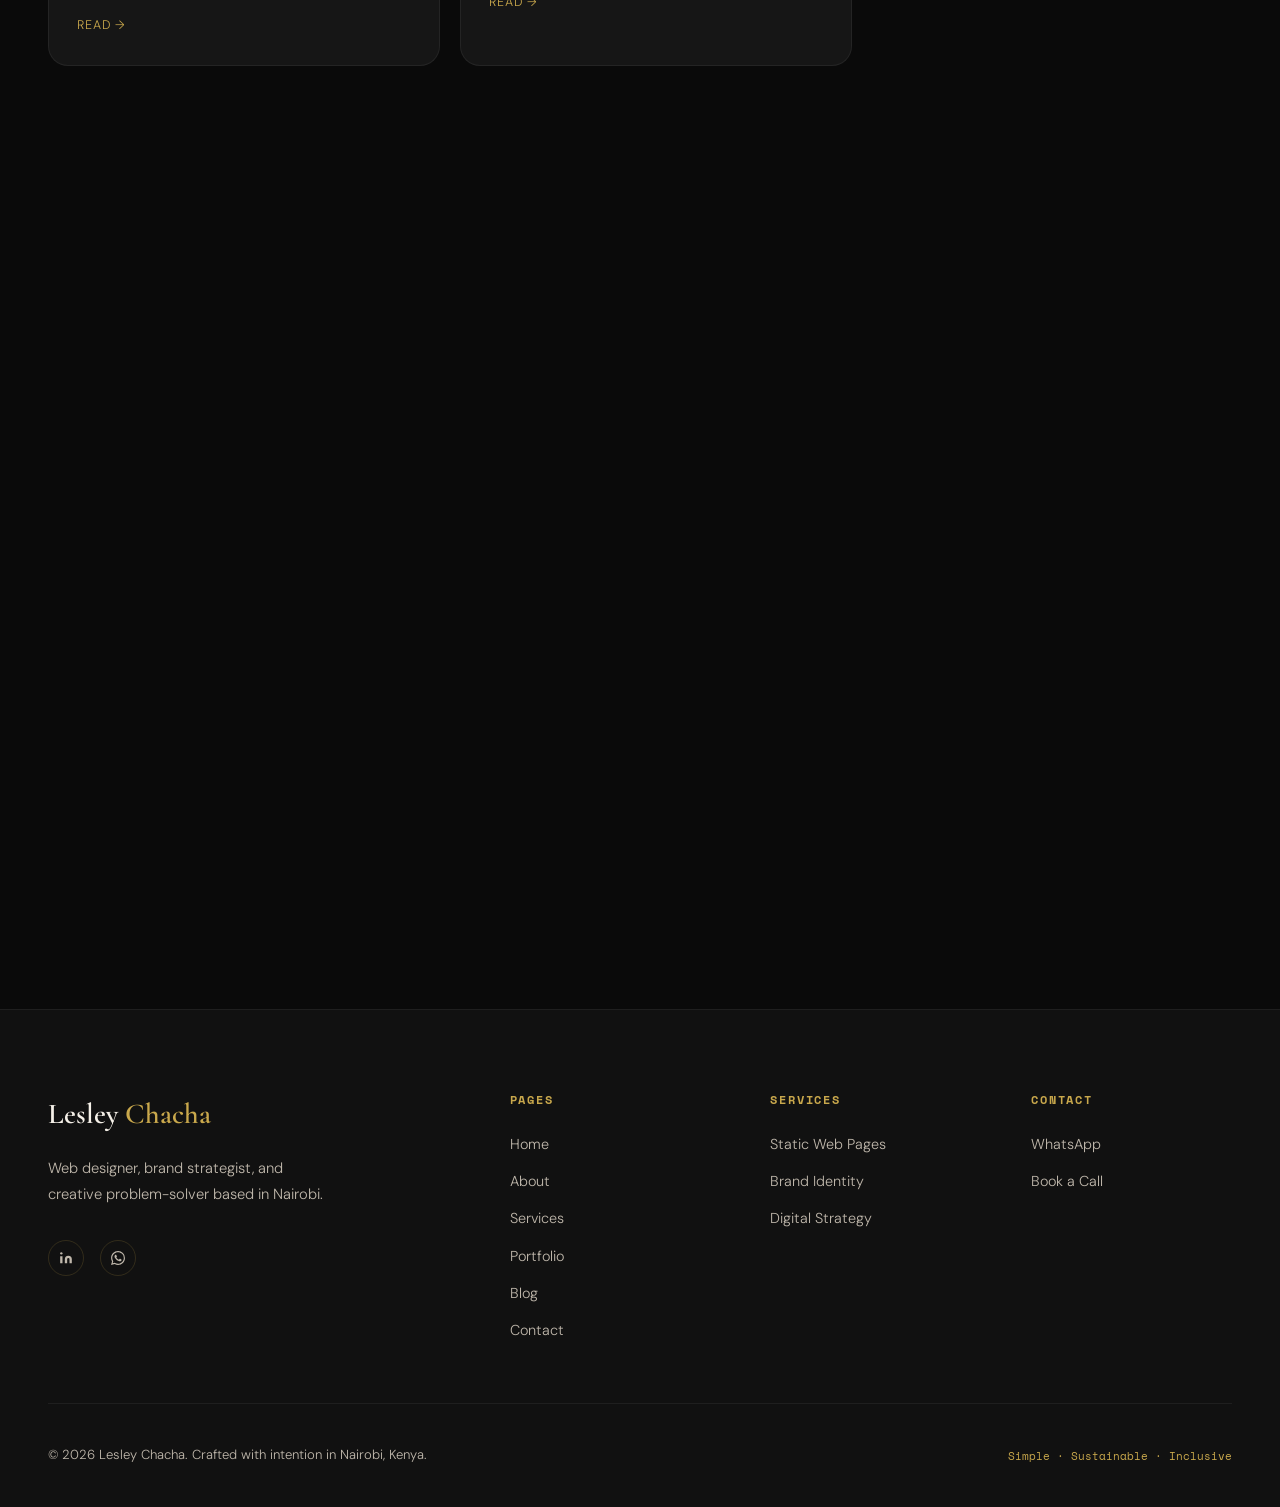
<file: blog.html>
<!DOCTYPE html>
<html lang="en" data-theme="dark">
<head>
  <meta charset="UTF-8" />
  <meta name="viewport" content="width=device-width, initial-scale=1.0" />
  <title>Blog — Lesley Chacha</title>
  <meta name="description" content="Thoughts on web design, branding, and freelancing from Nairobi-based designer Lesley Chacha." />
  <link rel="stylesheet" href="style.css" />
  <link rel="stylesheet" href="blog.css" />
</head>
<body>
<div id="loader"><p class="loader-logo">Lesley <span>Chacha</span></p><div class="loader-bar"></div></div>
<div id="cursor"></div><div id="cursor-ring"></div>
<a class="wa-float" href="https://wa.me/254796420241" target="_blank" aria-label="WhatsApp">
  <svg viewBox="0 0 24 24"><path d="M17.472 14.382c-.297-.149-1.758-.867-2.03-.967-.273-.099-.471-.148-.67.15-.197.297-.767.966-.94 1.164-.173.199-.347.223-.644.075-.297-.15-1.255-.463-2.39-1.475-.883-.788-1.48-1.761-1.653-2.059-.173-.297-.018-.458.13-.606.134-.133.298-.347.446-.52.149-.174.198-.298.298-.497.099-.198.05-.371-.025-.52-.075-.149-.669-1.612-.916-2.207-.242-.579-.487-.5-.669-.51-.173-.008-.371-.01-.57-.01-.198 0-.52.074-.792.372-.272.297-1.04 1.016-1.04 2.479 0 1.462 1.065 2.875 1.213 3.074.149.198 2.096 3.2 5.077 4.487.709.306 1.262.489 1.694.625.712.227 1.36.195 1.871.118.571-.085 1.758-.719 2.006-1.413.248-.694.248-1.289.173-1.413-.074-.124-.272-.198-.57-.347m-5.421 7.403h-.004a9.87 9.87 0 01-5.031-1.378l-.361-.214-3.741.982.998-3.648-.235-.374a9.86 9.86 0 01-1.51-5.26c.001-5.45 4.436-9.884 9.888-9.884 2.64 0 5.122 1.03 6.988 2.898a9.825 9.825 0 012.893 6.994c-.003 5.45-4.437 9.884-9.885 9.884m8.413-18.297A11.815 11.815 0 0012.05 0C5.495 0 .16 5.335.157 11.892c0 2.096.547 4.142 1.588 5.945L.057 24l6.305-1.654a11.882 11.882 0 005.683 1.448h.005c6.554 0 11.89-5.335 11.893-11.893a11.821 11.821 0 00-3.48-8.413z"/></svg>
</a>
<nav class="mobile-nav">
  <a href="index.html">Home</a><a href="about.html">About</a><a href="services.html">Services</a>
  <a href="portfolio.html">Work</a><a href="blog.html">Blog</a><a href="contact.html">Contact</a>
</nav>
<header class="nav" id="nav">
  <a href="index.html" class="nav-logo">Lesley <span>Chacha</span></a>
  <ul class="nav-links">
    <li><a href="index.html">Home</a></li><li><a href="about.html">About</a></li>
    <li><a href="services.html">Services</a></li><li><a href="portfolio.html">Work</a></li>
    <li><a href="blog.html" class="active">Blog</a></li>
  </ul>
  <div class="nav-actions">
    <button class="theme-toggle" id="theme-toggle" aria-label="Toggle theme"></button>
    <a href="contact.html" class="btn-nav">Let's Talk</a>
    <button class="nav-hamburger" aria-label="Menu"><span></span><span></span><span></span></button>
  </div>
</header>

<section class="page-hero">
  <div class="page-hero-inner">
    <p class="section-label reveal">Thoughts &amp; Insights</p>
    <h1 class="page-hero-title reveal delay-1">Honest words<br>on <em>design.</em></h1>
  </div>
</section>

<section class="section">
  <div class="section-inner">
    <div class="blog-layout">
      <!-- Posts -->
      <div class="blog-posts">

        <!-- Featured -->
        <article class="blog-post blog-post--featured card reveal">
          <div class="bp-img">
            <img src="images/shopping.jpg" alt="Why Your Business Website Is Costing You Clients">
            <span class="tag tag-green bp-cat">Web Design</span>
          </div>
          <div class="bp-content">
            <div class="bp-meta">
              <span class="font-mono" style="font-size:0.7rem;color:var(--gold);letter-spacing:0.12em">APRIL 2026</span>
              <span style="color:var(--border2)">·</span>
              <span style="font-size:0.78rem;color:var(--text2)">6 min read</span>
            </div>
            <h2><a href="#">Why Your Business Website Is Costing You Clients (And How to Fix It)</a></h2>
            <p>Most small business owners know they need a website, but they don't know that a bad website can actually hurt more than having none at all. Here's what to look for and what to do about it.</p>
            <a href="#" class="blog-read-more">Read Article →</a>
          </div>
        </article>

        <!-- Post grid -->
        <div class="blog-grid">
          <article class="blog-post card reveal delay-1">
            <div class="bp-img bp-img--sm">
              <img src="images/branding.jpg" alt="5 Brand Mistakes That Make Your Business Look Amateur">
              <span class="tag bp-cat">Branding</span>
            </div>
            <div class="bp-content">
              <div class="bp-meta"><span class="font-mono" style="font-size:0.7rem;color:var(--gold);letter-spacing:0.1em">MARCH 2026</span></div>
              <h3><a href="#">5 Brand Mistakes That Make Your Business Look Amateur</a></h3>
              <p>Brand consistency is the difference between a business people trust and one they scroll past. Let's fix that.</p>
              <a href="#" class="blog-read-more">Read →</a>
            </div>
          </article>

          <article class="blog-post card reveal delay-2">
            <div class="bp-img bp-img--sm">
              <img src="images/code.jpg" alt="How I Landed My First Web Design Clients After Bootcamp">
              <span class="tag bp-cat">Freelancing</span>
            </div>
            <div class="bp-content">
              <div class="bp-meta"><span class="font-mono" style="font-size:0.7rem;color:var(--gold);letter-spacing:0.1em">FEBRUARY 2026</span></div>
              <h3><a href="#">How I Landed My First Web Design Clients After Bootcamp</a></h3>
              <p>The steps I took, the mistakes I made, and what I'd do differently if I were starting again today.</p>
              <a href="#" class="blog-read-more">Read →</a>
            </div>
          </article>

          <article class="blog-post card reveal delay-3">
            <div class="bp-img bp-img--sm">
              <img src="images/website.jpg" alt="Static vs Dynamic Websites: What Your Business Actually Needs">
              <span class="tag bp-cat">Web Design</span>
            </div>
            <div class="bp-content">
              <div class="bp-meta"><span class="font-mono" style="font-size:0.7rem;color:var(--gold);letter-spacing:0.1em">JANUARY 2026</span></div>
              <h3><a href="#">Static vs Dynamic Websites: What Your Business Actually Needs</a></h3>
              <p>You don't always need WordPress. Here's a clear breakdown of when to go static and when to go dynamic.</p>
              <a href="#" class="blog-read-more">Read →</a>
            </div>
          </article>

          <article class="blog-post card reveal delay-1">
            <div class="bp-img bp-img--sm">
              <img src="images/dynamic.jpg" alt="SEO for Small Businesses in Kenya: Where to Start">
              <span class="tag tag-green bp-cat">Strategy</span>
            </div>
            <div class="bp-content">
              <div class="bp-meta"><span class="font-mono" style="font-size:0.7rem;color:var(--gold);letter-spacing:0.1em">DECEMBER 2024</span></div>
              <h3><a href="#">SEO for Small Businesses in Kenya: Where to Start</a></h3>
              <p>Local SEO is one of the most underutilised tools available to Nairobi businesses. Here's where to begin.</p>
              <a href="#" class="blog-read-more">Read →</a>
            </div>
          </article>

          <article class="blog-post card reveal delay-2">
            <div class="bp-img bp-img--sm">
              <img src="images/colours.jpg" alt="Choosing Colours for Your Brand: A Non-Designer's Guide">
              <span class="tag bp-cat">Branding</span>
            </div>
            <div class="bp-content">
              <div class="bp-meta"><span class="font-mono" style="font-size:0.7rem;color:var(--gold);letter-spacing:0.1em">NOVEMBER 2024</span></div>
              <h3><a href="#">Choosing Colours for Your Brand: A Non-Designer's Guide</a></h3>
              <p>Colour is the first thing people notice and the last thing most businesses think carefully about. Here's how to choose well.</p>
              <a href="#" class="blog-read-more">Read →</a>
            </div>
          </article>

          <article class="blog-post card reveal delay-3">
            <div class="bp-img bp-img--sm">
              <img src="images/pricing.jpg" alt="Pricing Your Web Design Services Without Underselling Yourself">
              <span class="tag bp-cat">Freelancing</span>
            </div>
            <div class="bp-content">
              <div class="bp-meta"><span class="font-mono" style="font-size:0.7rem;color:var(--gold);letter-spacing:0.1em">OCTOBER 2024</span></div>
              <h3><a href="#">Pricing Your Web Design Services Without Underselling Yourself</a></h3>
              <p>The fear of charging too much is real. But charging too little is actually the bigger risk. Here's how to price confidently.</p>
              <a href="#" class="blog-read-more">Read →</a>
            </div>
          </article>
        </div>
      </div>

      <!-- Sidebar -->
      <aside class="blog-sidebar">
        <div class="sidebar-widget glass card reveal">
          <h4>Topics</h4>
          <div class="topic-tags">
            <a href="#" class="tag">Web Design</a>
            <a href="#" class="tag tag-green">Branding</a>
            <a href="#" class="tag">Freelancing</a>
            <a href="#" class="tag">SEO</a>
            <a href="#" class="tag">Strategy</a>
            <a href="#" class="tag tag-green">Kenya</a>
          </div>
        </div>

        <div class="sidebar-widget glass card reveal delay-1">
          <h4>Free Resource</h4>
          <p>Download my 10-point website audit checklist — the same one I use for every client.</p>
          <a href="contact.html" class="btn btn-primary btn-sm mt-6" style="width:100%;justify-content:center">Get the Checklist</a>
        </div>

        <div class="sidebar-widget glass card reveal delay-2">
          <h4>Stay in the Loop</h4>
          <p>New posts, free resources, and design tips — straight to your inbox.</p>
          <form class="sidebar-form mt-6" id="contact-form" action="https://formspree.io/f/xnjlbynj" method="POST">
            <input type="hidden" name="_subject" value="New Website Enquiry from Blog Subscribe">
            <input type="text" name="_gotcha" style="display:none">
            <input type="email" name="email" placeholder="your@email.com" required />
            <button type="submit" class="btn btn-green btn-sm" style="width:100%;justify-content:center;margin-top:10px">Subscribe</button>
          </form>
        </div>
      </aside>
    </div>
  </div>
</section>

<footer class="footer">
  <div class="footer-inner">
    <div class="footer-grid">
      <div class="footer-brand"><h3>Lesley <span>Chacha</span></h3><p>Web designer, brand strategist, and creative problem-solver based in Nairobi.</p><div class="footer-socials mt-8"><a href="#" aria-label="LinkedIn"><svg width="14" height="14" fill="currentColor" viewBox="0 0 24 24"><path d="M16 8a6 6 0 0 1 6 6v7h-4v-7a2 2 0 0 0-2-2 2 2 0 0 0-2 2v7h-4v-7a6 6 0 0 1 6-6z"/><rect x="2" y="9" width="4" height="12"/><circle cx="4" cy="4" r="2"/></svg></a><a href="https://wa.me/254796420241" aria-label="WhatsApp"><svg width="14" height="14" viewBox="0 0 24 24" fill="currentColor"><path d="M17.472 14.382c-.297-.149-1.758-.867-2.03-.967-.273-.099-.471-.148-.67.15-.197.297-.767.966-.94 1.164-.173.199-.347.223-.644.075-.297-.15-1.255-.463-2.39-1.475-.883-.788-1.48-1.761-1.653-2.059-.173-.297-.018-.458.13-.606.134-.133.298-.347.446-.52.149-.174.198-.298.298-.497.099-.198.05-.371-.025-.52-.075-.149-.669-1.612-.916-2.207-.242-.579-.487-.5-.669-.51-.173-.008-.371-.01-.57-.01-.198 0-.52.074-.792.372-.272.297-1.04 1.016-1.04 2.479 0 1.462 1.065 2.875 1.213 3.074.149.198 2.096 3.2 5.077 4.487.709.306 1.262.489 1.694.625.712.227 1.36.195 1.871.118.571-.085 1.758-.719 2.006-1.413.248-.694.248-1.289.173-1.413-.074-.124-.272-.198-.57-.347m-5.421 7.403h-.004a9.87 9.87 0 01-5.031-1.378l-.361-.214-3.741.982.998-3.648-.235-.374a9.86 9.86 0 01-1.51-5.26c.001-5.45 4.436-9.884 9.888-9.884 2.64 0 5.122 1.03 6.988 2.898a9.825 9.825 0 012.893 6.994c-.003 5.45-4.437 9.884-9.885 9.884m8.413-18.297A11.815 11.815 0 0012.05 0C5.495 0 .16 5.335.157 11.892c0 2.096.547 4.142 1.588 5.945L.057 24l6.305-1.654a11.882 11.882 0 005.683 1.448h.005c6.554 0 11.89-5.335 11.893-11.893a11.821 11.821 0 00-3.48-8.413z"/></svg></a></div></div>
      <div class="footer-col"><h4>Pages</h4><ul><li><a href="index.html">Home</a></li><li><a href="about.html">About</a></li><li><a href="services.html">Services</a></li><li><a href="portfolio.html">Portfolio</a></li><li><a href="blog.html">Blog</a></li><li><a href="contact.html">Contact</a></li></ul></div>
      <div class="footer-col"><h4>Services</h4><ul><li><a href="services.html">Static Web Pages</a></li><li><a href="services.html">Brand Identity</a></li><li><a href="services.html">Digital Strategy</a></li></ul></div>
      <div class="footer-col"><h4>Contact</h4><ul><li><a href="https://wa.me/254796420241">WhatsApp</a></li><li><a href="contact.html">Book a Call</a></li></ul></div>
    </div>
    <div class="footer-bottom">
      <p>© 2026 Lesley Chacha. Crafted with intention in Nairobi, Kenya.</p>
      <p class="font-mono" style="font-size:0.7rem;color:var(--gold)">Simple · Sustainable · Inclusive</p>
    </div>
  </div>
</footer>
<script src="script.js"></script>
</body>
</html>
</file>
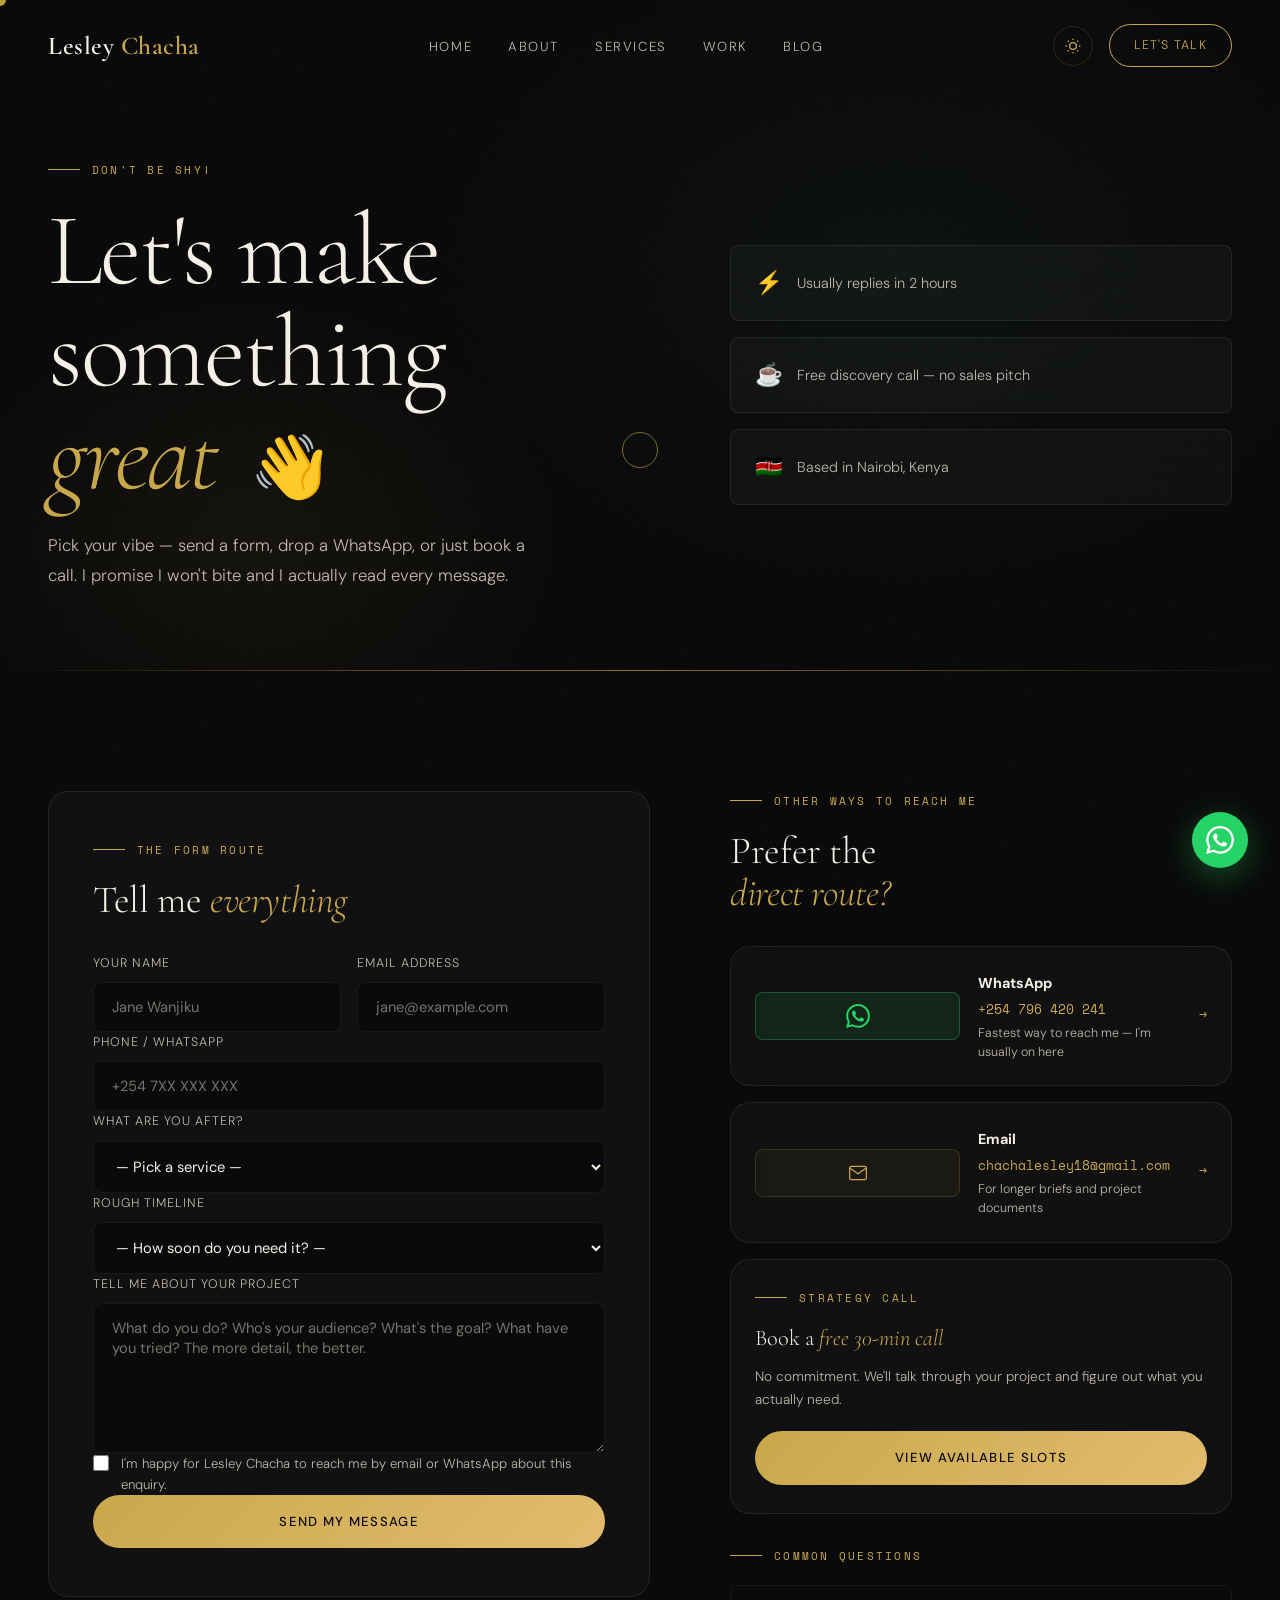
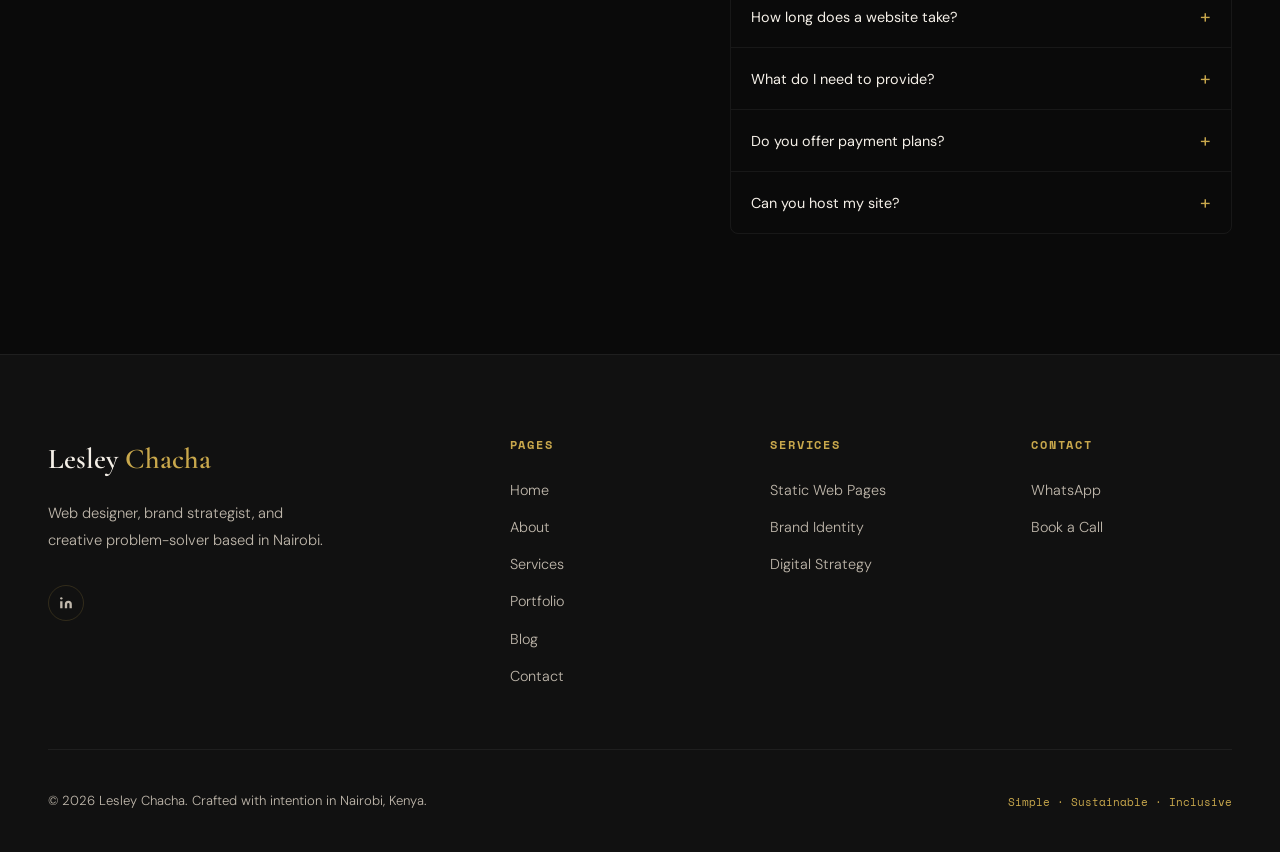
<file: contact.html>
<!DOCTYPE html>
<html lang="en" data-theme="dark">
<head>
  <meta charset="UTF-8" />
  <meta name="viewport" content="width=device-width, initial-scale=1.0" />
  <title>Contact — Lesley Chacha</title>
  <meta name="description" content="Let's talk about your web design project. Book a free strategy call or reach Lesley Chacha on WhatsApp: +254 796 420 241." />
  <link rel="stylesheet" href="style.css" />
  <link rel="stylesheet" href="contact.css" />
</head>
<body>

<div id="loader"><p class="loader-logo">Lesley <span>Chacha</span></p><div class="loader-bar"></div></div>
<div id="cursor"></div><div id="cursor-ring"></div>

<a class="wa-float" href="https://wa.me/254796420241" target="_blank" aria-label="Chat on WhatsApp">
  <svg viewBox="0 0 24 24"><path d="M17.472 14.382c-.297-.149-1.758-.867-2.03-.967-.273-.099-.471-.148-.67.15-.197.297-.767.966-.94 1.164-.173.199-.347.223-.644.075-.297-.15-1.255-.463-2.39-1.475-.883-.788-1.48-1.761-1.653-2.059-.173-.297-.018-.458.13-.606.134-.133.298-.347.446-.52.149-.174.198-.298.298-.497.099-.198.05-.371-.025-.52-.075-.149-.669-1.612-.916-2.207-.242-.579-.487-.5-.669-.51-.173-.008-.371-.01-.57-.01-.198 0-.52.074-.792.372-.272.297-1.04 1.016-1.04 2.479 0 1.462 1.065 2.875 1.213 3.074.149.198 2.096 3.2 5.077 4.487.709.306 1.262.489 1.694.625.712.227 1.36.195 1.871.118.571-.085 1.758-.719 2.006-1.413.248-.694.248-1.289.173-1.413-.074-.124-.272-.198-.57-.347m-5.421 7.403h-.004a9.87 9.87 0 01-5.031-1.378l-.361-.214-3.741.982.998-3.648-.235-.374a9.86 9.86 0 01-1.51-5.26c.001-5.45 4.436-9.884 9.888-9.884 2.64 0 5.122 1.03 6.988 2.898a9.825 9.825 0 012.893 6.994c-.003 5.45-4.437 9.884-9.885 9.884m8.413-18.297A11.815 11.815 0 0012.05 0C5.495 0 .16 5.335.157 11.892c0 2.096.547 4.142 1.588 5.945L.057 24l6.305-1.654a11.882 11.882 0 005.683 1.448h.005c6.554 0 11.89-5.335 11.893-11.893a11.821 11.821 0 00-3.48-8.413z"/></svg>
</a>

<nav class="mobile-nav">
  <a href="index.html">Home</a><a href="about.html">About</a><a href="services.html">Services</a>
  <a href="portfolio.html">Work</a><a href="blog.html">Blog</a><a href="contact.html">Contact</a>
</nav>

<header class="nav" id="nav">
  <a href="index.html" class="nav-logo">Lesley <span>Chacha</span></a>
  <ul class="nav-links">
    <li><a href="index.html">Home</a></li><li><a href="about.html">About</a></li>
    <li><a href="services.html">Services</a></li><li><a href="portfolio.html">Work</a></li>
    <li><a href="blog.html">Blog</a></li>
  </ul>
  <div class="nav-actions">
    <button class="theme-toggle" id="theme-toggle" aria-label="Toggle theme"></button>
    <a href="contact.html" class="btn-nav">Let's Talk</a>
    <button class="nav-hamburger" aria-label="Menu"><span></span><span></span><span></span></button>
  </div>
</header>

<!-- Contact Hero -->
<section class="contact-hero">
  <div class="contact-hero-inner">
    <div class="contact-hero-text">
      <p class="section-label reveal">Don't be shy!</p>
      <h1 class="contact-title reveal delay-1">
        Let's make<br>
        something<br>
        <em class="contact-title-em">great</em>
        <span class="contact-wave" aria-hidden="true">👋</span>
      </h1>
      <p class="contact-sub reveal delay-2">Pick your vibe — send a form, drop a WhatsApp, or just book a call. I promise I won't bite and I actually read every message.</p>
    </div>

    <div class="contact-bubbles reveal delay-3">
      <div class="bubble bubble-1 glass">
        <span class="bubble-icon">⚡</span>
        <span>Usually replies in 2 hours</span>
      </div>
      <div class="bubble bubble-2 glass">
        <span class="bubble-icon">☕</span>
        <span>Free discovery call — no sales pitch</span>
      </div>
      <div class="bubble bubble-3 glass">
        <span class="bubble-icon">🇰🇪</span>
        <span>Based in Nairobi, Kenya</span>
      </div>
    </div>
  </div>
</section>

<!-- Contact Body -->
<section class="section">
  <div class="section-inner">
    <div class="contact-grid">

      <!-- Form -->
       <form 
            id="contact-form" 
            class="contact-form glass card" 
            action="https://formspree.io/f/xnjlbynj" 
            method="POST"
        >
            <input type="hidden" name="_subject" value="New Website Enquiry from Contact Form">
            <input type="text" name="_gotcha" style="display:none">
      <div class="contact-form-col reveal-left">
        <div class="form-header">
          <p class="section-label">The Form Route</p>
          <h2 class="section-title" style="font-size:clamp(1.8rem,3vw,2.8rem)">Tell me <em>everything</em></h2>
        </div>

          <div class="form-row">
            <div class="form-group">
              <label for="name">Your Name</label>
              <input type="text" id="name" name="name" placeholder="Jane Wanjiku" required />
            </div>
            <div class="form-group">
              <label for="email">Email Address</label>
              <input type="email" id="email" name="email" placeholder="jane@example.com" required />
            </div>
          </div>

          <div class="form-group">
            <label for="phone">Phone / WhatsApp</label>
            <input type="tel" id="phone" name="phone" placeholder="+254 7XX XXX XXX" />
          </div>

          <div class="form-group">
            <label for="service">What are you after?</label>
            <select id="service" name="service">
              <option value="">— Pick a service —</option>
              <option value="launch">Launch Package (KSh 5,000)</option>
              <option value="growth">Growth Package (KSh 12,000)</option>
              <option value="scale">Scale Package (KSh 20,000+)</option>
              <option value="brand">Brand Identity (custom)</option>
              <option value="strategy">Digital Strategy (custom)</option>
              <option value="audit">Free Website Audit</option>
              <option value="other">Something else entirely</option>
            </select>
          </div>

          <div class="form-group">
            <label for="budget">Rough timeline</label>
            <select id="budget" name="budget">
              <option value="">— How soon do you need it? —</option>
              <option value="asap">As soon as possible</option>
              <option value="2weeks">Within 2 weeks</option>
              <option value="month">Within a month</option>
              <option value="flexible">I'm flexible, quality over speed</option>
            </select>
          </div>

          <div class="form-group">
            <label for="message">Tell me about your project</label>
            <textarea id="message" name="message" placeholder="What do you do? Who's your audience? What's the goal? What have you tried? The more detail, the better." rows="6" required></textarea>
          </div>

            <div class="form-group form-check">
                <label class="check-label">
                <input type="checkbox" name="consent" required />
                I'm happy for Lesley Chacha to reach me by email or WhatsApp about this enquiry.
                </label>
            </div>
            <button type="submit" class="btn btn-primary" style="width:100%;justify-content:center;padding:18px;">
            Send My Message
            </button>
        </div>
        </form>

      <!-- Contact Info -->
      <div class="contact-info-col reveal-right">
        <div class="form-header">
          <p class="section-label">Other Ways to Reach Me</p>
          <h2 class="section-title" style="font-size:clamp(1.8rem,3vw,2.8rem)">Prefer the<br><em>direct route?</em></h2>
        </div>

        <div class="contact-cards">
          <a href="https://wa.me/254796420241" target="_blank" class="contact-card glass card">
            <div class="cc-icon" style="background:rgba(37,211,102,0.1);border-color:rgba(37,211,102,0.3)">
              <svg width="24" height="24" viewBox="0 0 24 24" fill="#25D366"><path d="M17.472 14.382c-.297-.149-1.758-.867-2.03-.967-.273-.099-.471-.148-.67.15-.197.297-.767.966-.94 1.164-.173.199-.347.223-.644.075-.297-.15-1.255-.463-2.39-1.475-.883-.788-1.48-1.761-1.653-2.059-.173-.297-.018-.458.13-.606.134-.133.298-.347.446-.52.149-.174.198-.298.298-.497.099-.198.05-.371-.025-.52-.075-.149-.669-1.612-.916-2.207-.242-.579-.487-.5-.669-.51-.173-.008-.371-.01-.57-.01-.198 0-.52.074-.792.372-.272.297-1.04 1.016-1.04 2.479 0 1.462 1.065 2.875 1.213 3.074.149.198 2.096 3.2 5.077 4.487.709.306 1.262.489 1.694.625.712.227 1.36.195 1.871.118.571-.085 1.758-.719 2.006-1.413.248-.694.248-1.289.173-1.413-.074-.124-.272-.198-.57-.347m-5.421 7.403h-.004a9.87 9.87 0 01-5.031-1.378l-.361-.214-3.741.982.998-3.648-.235-.374a9.86 9.86 0 01-1.51-5.26c.001-5.45 4.436-9.884 9.888-9.884 2.64 0 5.122 1.03 6.988 2.898a9.825 9.825 0 012.893 6.994c-.003 5.45-4.437 9.884-9.885 9.884m8.413-18.297A11.815 11.815 0 0012.05 0C5.495 0 .16 5.335.157 11.892c0 2.096.547 4.142 1.588 5.945L.057 24l6.305-1.654a11.882 11.882 0 005.683 1.448h.005c6.554 0 11.89-5.335 11.893-11.893a11.821 11.821 0 00-3.48-8.413z"/></svg>
            </div>
            <div>
              <strong>WhatsApp</strong>
              <span>+254 796 420 241</span>
              <p>Fastest way to reach me — I'm usually on here</p>
            </div>
            <span class="cc-arrow">→</span>
          </a>

          <a href="mailto:chachalesley18@gmail.com" class="contact-card glass card">
            <div class="cc-icon">
              <svg width="20" height="20" viewBox="0 0 24 24" fill="none" stroke="var(--gold)" stroke-width="1.5"><path d="M4 4h16c1.1 0 2 .9 2 2v12c0 1.1-.9 2-2 2H4c-1.1 0-2-.9-2-2V6c0-1.1.9-2 2-2z"/><polyline points="22,6 12,13 2,6"/></svg>
            </div>
            <div>
              <strong>Email</strong>
              <span>chachalesley18@gmail.com</span>
              <p>For longer briefs and project documents</p>
            </div>
            <span class="cc-arrow">→</span>
          </a>

          <!-- Booking Calendar Placeholder -->
          <div class="booking-card glass card">
            <p class="section-label" style="margin-bottom:12px">Strategy Call</p>
            <h3 style="font-family:var(--font-display);font-size:1.4rem;font-weight:300;margin-bottom:8px">Book a <em>free 30-min call</em></h3>
            <p style="font-size:0.85rem;color:var(--text2);margin-bottom:20px;line-height:1.7">No commitment. We'll talk through your project and figure out what you actually need.</p>
            <a href="https://calendly.com/chachalesley/status-update" target="_blank" class="btn btn-primary" style="width:100%;justify-content:center">
              View Available Slots
            </a>
          </div>
        </div>
        <!-- FAQ -->
        <div class="faq-section mt-8">
          <p class="section-label" style="margin-bottom:20px">Common Questions</p>
          <div class="faq-list">
            <div class="faq-item">
              <button class="faq-q">How long does a website take? <span>+</span></button>
              <div class="faq-a">Most projects are done in 3–10 days depending on scope. Rush delivery is possible — just ask.</div>
            </div>
            <div class="faq-item">
              <button class="faq-q">What do I need to provide? <span>+</span></button>
              <div class="faq-a">Your content (text and images), your logo if you have one, and your vision. I handle the rest — including writing copy if you need it.</div>
            </div>
            <div class="faq-item">
              <button class="faq-q">Do you offer payment plans? <span>+</span></button>
              <div class="faq-a">Yes — I typically do 50% upfront and 50% on completion. We can discuss options for larger projects.</div>
            </div>
            <div class="faq-item">
              <button class="faq-q">Can you host my site? <span>+</span></button>
              <div class="faq-a">I'll help you set up hosting (GitHub Pages, Netlify, or a custom host), and you'll own everything outright.</div>
            </div>
          </div>
        </div>
      </div>
    </div>
  </div>
</section>

<footer class="footer">
  <div class="footer-inner">
    <div class="footer-grid">
      <div class="footer-brand"><h3>Lesley <span>Chacha</span></h3><p>Web designer, brand strategist, and creative problem-solver based in Nairobi.</p><div class="footer-socials mt-8"><a href="#" aria-label="LinkedIn"><svg width="14" height="14" fill="currentColor" viewBox="0 0 24 24"><path d="M16 8a6 6 0 0 1 6 6v7h-4v-7a2 2 0 0 0-2-2 2 2 0 0 0-2 2v7h-4v-7a6 6 0 0 1 6-6z"/><rect x="2" y="9" width="4" height="12"/><circle cx="4" cy="4" r="2"/></svg></a></div></div>
      <div class="footer-col"><h4>Pages</h4><ul><li><a href="index.html">Home</a></li><li><a href="about.html">About</a></li><li><a href="services.html">Services</a></li><li><a href="portfolio.html">Portfolio</a></li><li><a href="blog.html">Blog</a></li><li><a href="contact.html">Contact</a></li></ul></div>
      <div class="footer-col"><h4>Services</h4><ul><li><a href="services.html">Static Web Pages</a></li><li><a href="services.html">Brand Identity</a></li><li><a href="services.html">Digital Strategy</a></li></ul></div>
      <div class="footer-col"><h4>Contact</h4><ul><li><a href="https://wa.me/254796420241">WhatsApp</a></li><li><a href="contact.html">Book a Call</a></li></ul></div>
    </div>
    <div class="footer-bottom">
      <p>© 2026 Lesley Chacha. Crafted with intention in Nairobi, Kenya.</p>
      <p class="font-mono" style="font-size:0.7rem;color:var(--gold)">Simple · Sustainable · Inclusive</p>
    </div>
  </div>
</footer>

<script src="script.js"></script>
<script>
  // FAQ Accordion
  document.querySelectorAll('.faq-q').forEach(btn => {
    btn.addEventListener('click', () => {
      const item = btn.parentElement;
      const isOpen = item.classList.contains('open');
      document.querySelectorAll('.faq-item').forEach(i => i.classList.remove('open'));
      if (!isOpen) item.classList.add('open');
    });
  });
</script>
</body>
</html>
</file>
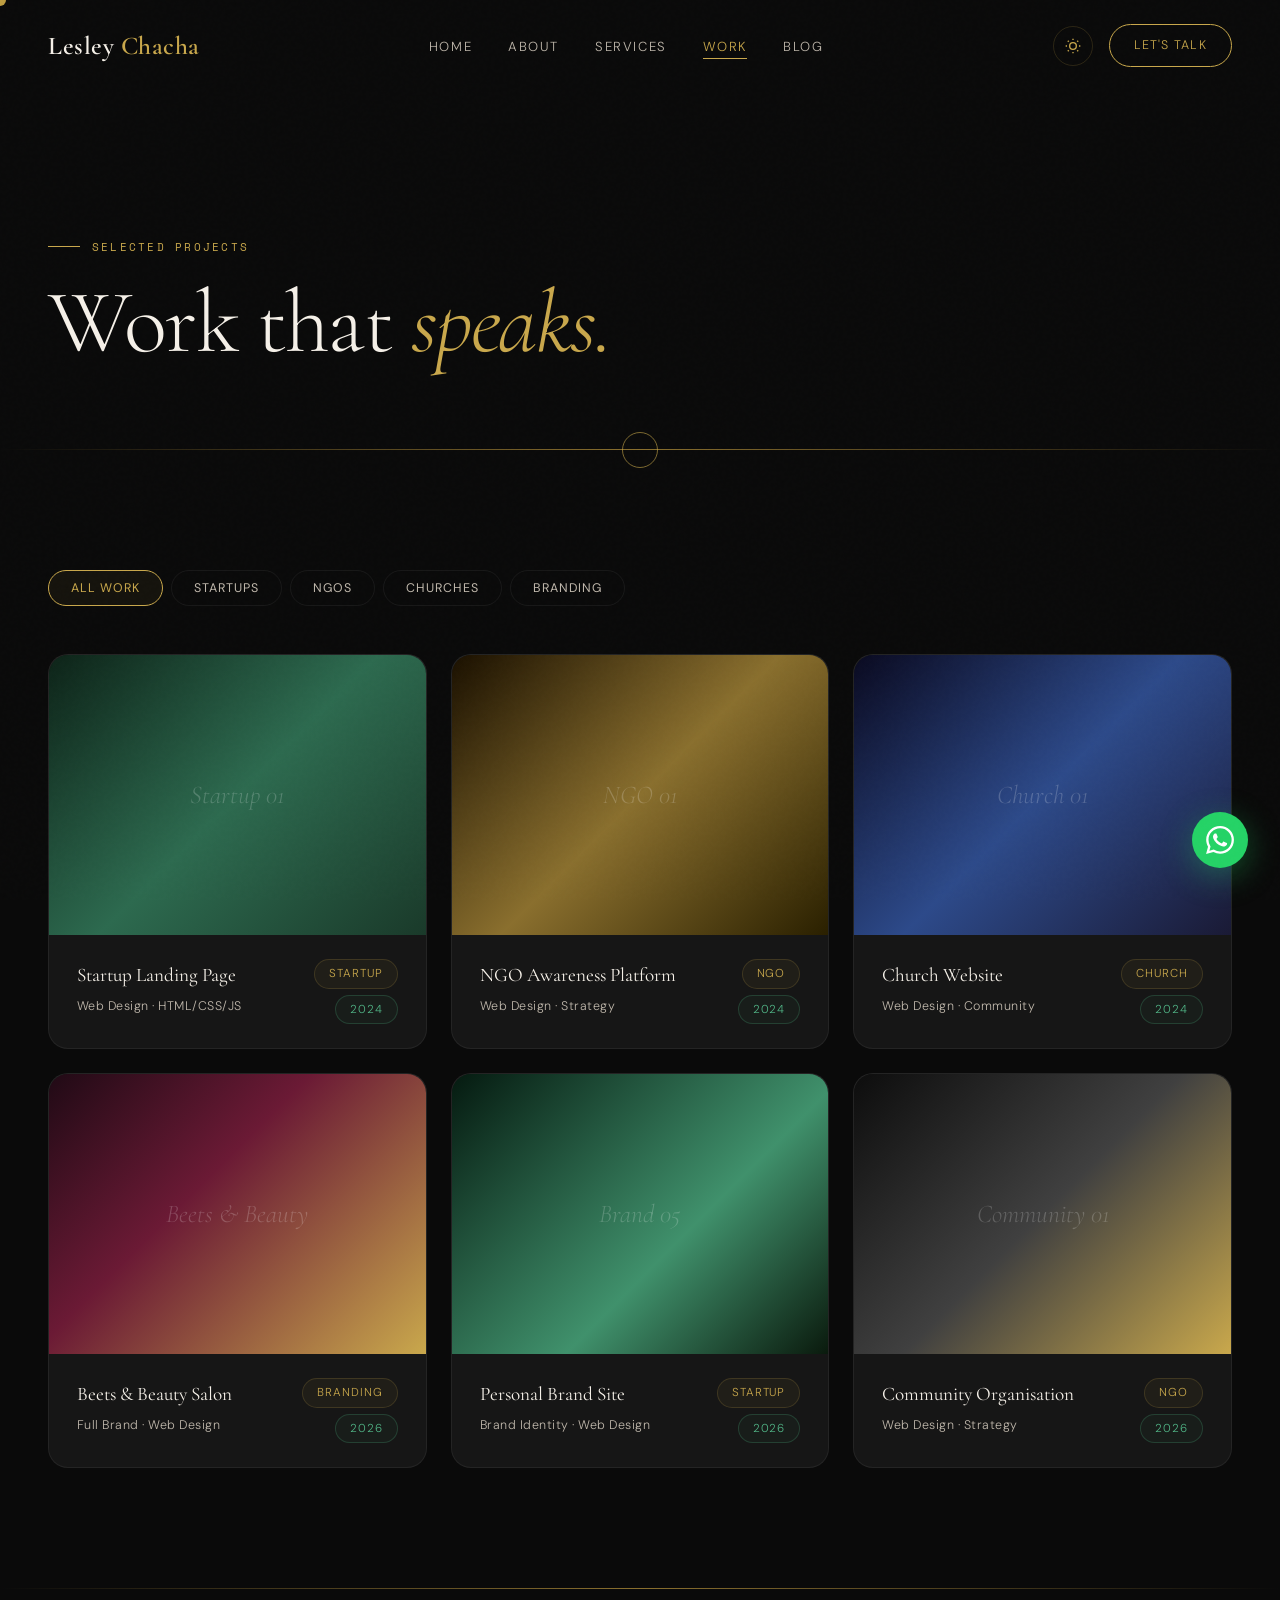
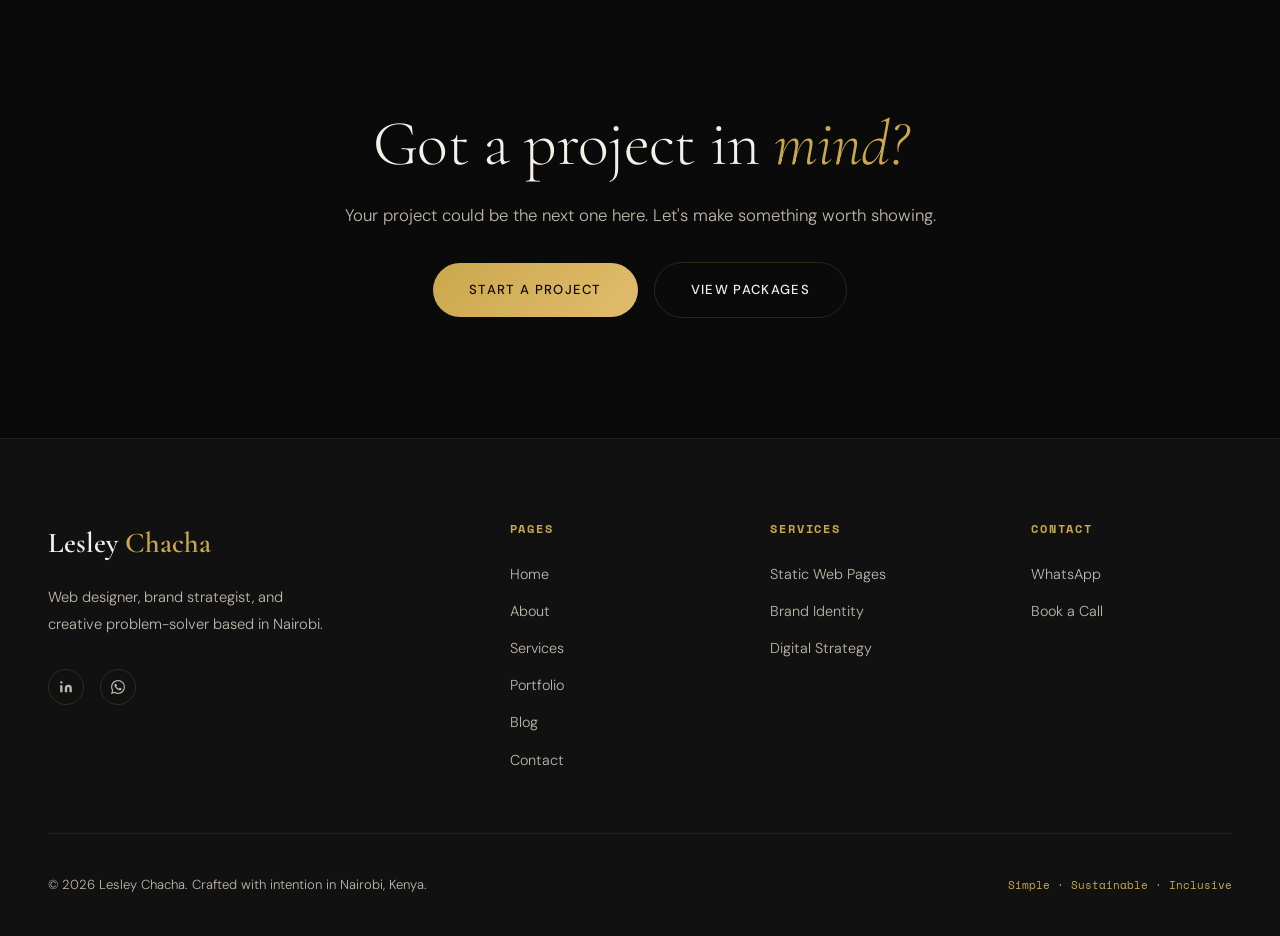
<file: portfolio.html>
<!DOCTYPE html>
<html lang="en" data-theme="dark">
<head>
  <meta charset="UTF-8" />
  <meta name="viewport" content="width=device-width, initial-scale=1.0" />
  <title>Portfolio — Lesley Chacha</title>
  <meta name="description" content="Web design portfolio: real projects for startups, NGOs, churches, and personal brands. Nairobi-based web designer Lesley Chacha." />
  <link rel="stylesheet" href="style.css" />
  <link rel="stylesheet" href="portfolio.css" />
</head>
<body>
<div id="loader"><p class="loader-logo">Lesley <span>Chacha</span></p><div class="loader-bar"></div></div>
<div id="cursor"></div><div id="cursor-ring"></div>
<a class="wa-float" href="https://wa.me/254796420241" target="_blank" aria-label="WhatsApp">
  <svg viewBox="0 0 24 24"><path d="M17.472 14.382c-.297-.149-1.758-.867-2.03-.967-.273-.099-.471-.148-.67.15-.197.297-.767.966-.94 1.164-.173.199-.347.223-.644.075-.297-.15-1.255-.463-2.39-1.475-.883-.788-1.48-1.761-1.653-2.059-.173-.297-.018-.458.13-.606.134-.133.298-.347.446-.52.149-.174.198-.298.298-.497.099-.198.05-.371-.025-.52-.075-.149-.669-1.612-.916-2.207-.242-.579-.487-.5-.669-.51-.173-.008-.371-.01-.57-.01-.198 0-.52.074-.792.372-.272.297-1.04 1.016-1.04 2.479 0 1.462 1.065 2.875 1.213 3.074.149.198 2.096 3.2 5.077 4.487.709.306 1.262.489 1.694.625.712.227 1.36.195 1.871.118.571-.085 1.758-.719 2.006-1.413.248-.694.248-1.289.173-1.413-.074-.124-.272-.198-.57-.347m-5.421 7.403h-.004a9.87 9.87 0 01-5.031-1.378l-.361-.214-3.741.982.998-3.648-.235-.374a9.86 9.86 0 01-1.51-5.26c.001-5.45 4.436-9.884 9.888-9.884 2.64 0 5.122 1.03 6.988 2.898a9.825 9.825 0 012.893 6.994c-.003 5.45-4.437 9.884-9.885 9.884m8.413-18.297A11.815 11.815 0 0012.05 0C5.495 0 .16 5.335.157 11.892c0 2.096.547 4.142 1.588 5.945L.057 24l6.305-1.654a11.882 11.882 0 005.683 1.448h.005c6.554 0 11.89-5.335 11.893-11.893a11.821 11.821 0 00-3.48-8.413z"/></svg>
</a>
<nav class="mobile-nav">
  <a href="index.html">Home</a><a href="about.html">About</a><a href="services.html">Services</a>
  <a href="portfolio.html">Work</a><a href="blog.html">Blog</a><a href="contact.html">Contact</a>
</nav>
<header class="nav" id="nav">
  <a href="index.html" class="nav-logo">Lesley <span>Chacha</span></a>
  <ul class="nav-links">
    <li><a href="index.html">Home</a></li><li><a href="about.html">About</a></li>
    <li><a href="services.html">Services</a></li><li><a href="portfolio.html" class="active">Work</a></li>
    <li><a href="blog.html">Blog</a></li>
  </ul>
  <div class="nav-actions">
    <button class="theme-toggle" id="theme-toggle" aria-label="Toggle theme"></button>
    <a href="contact.html" class="btn-nav">Let's Talk</a>
    <button class="nav-hamburger" aria-label="Menu"><span></span><span></span><span></span></button>
  </div>
</header>

<section class="page-hero">
  <div class="page-hero-inner">
    <p class="section-label reveal">Selected Projects</p>
    <h1 class="page-hero-title reveal delay-1">Work that <em>speaks.</em></h1>
  </div>
</section>

<section class="section">
  <div class="section-inner">
    <!-- Filter -->
    <div class="filter-bar reveal">
      <button class="filter-btn active" data-filter="all">All Work</button>
      <button class="filter-btn" data-filter="startup">Startups</button>
      <button class="filter-btn" data-filter="ngo">NGOs</button>
      <button class="filter-btn" data-filter="church">Churches</button>
      <button class="filter-btn" data-filter="branding">Branding</button>
    </div>

    <!-- Portfolio Grid -->
    <div class="portfolio-grid mt-12">

      <div class="portfolio-item pf-card reveal delay-1" data-category="startup branding">
        <a href="#" class="pf-link">
          <div class="pf-img" style="background:linear-gradient(135deg,#0d2318 0%,#2d6a4f 50%,#1a3a2a 100%);">
            <div class="pf-overlay">
              <span class="pf-view">View Project →</span>
            </div>
            <span class="pf-label font-display italic">Startup 01</span>
          </div>
          <div class="pf-info">
            <div>
              <h3>Startup Landing Page</h3>
              <p>Web Design · HTML/CSS/JS</p>
            </div>
            <div class="pf-tags">
              <span class="tag">Startup</span>
              <span class="tag tag-green">2024</span>
            </div>
          </div>
        </a>
      </div>

      <div class="portfolio-item pf-card reveal delay-2" data-category="ngo">
        <a href="#" class="pf-link">
          <div class="pf-img" style="background:linear-gradient(135deg,#1a1000 0%,#8a6f2e 50%,#2a2000 100%);">
            <div class="pf-overlay"><span class="pf-view">View Project →</span></div>
            <span class="pf-label font-display italic">NGO 01</span>
          </div>
          <div class="pf-info">
            <div><h3>NGO Awareness Platform</h3><p>Web Design · Strategy</p></div>
            <div class="pf-tags"><span class="tag">NGO</span><span class="tag tag-green">2024</span></div>
          </div>
        </a>
      </div>

      <div class="portfolio-item pf-card reveal delay-3" data-category="church">
        <a href="#" class="pf-link">
          <div class="pf-img" style="background:linear-gradient(135deg,#0a0a20 0%,#2d4a8a 50%,#1a1a35 100%);">
            <div class="pf-overlay"><span class="pf-view">View Project →</span></div>
            <span class="pf-label font-display italic">Church 01</span>
          </div>
          <div class="pf-info">
            <div><h3>Church Website</h3><p>Web Design · Community</p></div>
            <div class="pf-tags"><span class="tag">Church</span><span class="tag tag-green">2024</span></div>
          </div>
        </a>
      </div>

      <div class="portfolio-item pf-card reveal delay-1" data-category="branding startup">
        <a href="#" class="pf-link">
          <div class="pf-img" style="background:linear-gradient(135deg,#200a15 0%,#6b1a35 40%,#c9a84c 100%);">
            <div class="pf-overlay"><span class="pf-view">View Project →</span></div>
            <span class="pf-label font-display italic">Beets &amp; Beauty</span>
          </div>
          <div class="pf-info">
            <div><h3>Beets &amp; Beauty Salon</h3><p>Full Brand · Web Design</p></div>
            <div class="pf-tags"><span class="tag">Branding</span><span class="tag tag-green">2026</span></div>
          </div>
        </a>
      </div>

      <div class="portfolio-item pf-card reveal delay-2" data-category="startup">
        <a href="#" class="pf-link">
          <div class="pf-img" style="background:linear-gradient(135deg,#051a10 0%,#40916c 60%,#0a1a0d 100%);">
            <div class="pf-overlay"><span class="pf-view">View Project →</span></div>
            <span class="pf-label font-display italic">Brand 05</span>
          </div>
          <div class="pf-info">
            <div><h3>Personal Brand Site</h3><p>Brand Identity · Web Design</p></div>
            <div class="pf-tags"><span class="tag">Startup</span><span class="tag tag-green">2026</span></div>
          </div>
        </a>
      </div>

      <div class="portfolio-item pf-card reveal delay-3" data-category="ngo church">
        <a href="#" class="pf-link">
          <div class="pf-img" style="background:linear-gradient(135deg,#0d0d0d 0%,#404040 50%,#c9a84c 100%);">
            <div class="pf-overlay"><span class="pf-view">View Project →</span></div>
            <span class="pf-label font-display italic">Community 01</span>
          </div>
          <div class="pf-info">
            <div><h3>Community Organisation</h3><p>Web Design · Strategy</p></div>
            <div class="pf-tags"><span class="tag">NGO</span><span class="tag tag-green">2026</span></div>
          </div>
        </a>
      </div>

    </div>
  </div>
</section>

<div class="divider"></div>

<section class="section">
  <div class="section-inner text-center">
    <h2 class="section-title reveal">Got a project in <em>mind?</em></h2>
    <p class="section-subtitle reveal delay-1" style="text-align:center;margin:20px auto">Your project could be the next one here. Let's make something worth showing.</p>
    <div class="flex-center gap-4 mt-8 reveal delay-2">
      <a href="contact.html" class="btn btn-primary">Start a Project</a>
      <a href="services.html" class="btn btn-outline">View Packages</a>
    </div>
  </div>
</section>

<footer class="footer">
  <div class="footer-inner">
    <div class="footer-grid">
      <div class="footer-brand"><h3>Lesley <span>Chacha</span></h3><p>Web designer, brand strategist, and creative problem-solver based in Nairobi.</p><div class="footer-socials mt-8"><a href="#" aria-label="LinkedIn"><svg width="14" height="14" fill="currentColor" viewBox="0 0 24 24"><path d="M16 8a6 6 0 0 1 6 6v7h-4v-7a2 2 0 0 0-2-2 2 2 0 0 0-2 2v7h-4v-7a6 6 0 0 1 6-6z"/><rect x="2" y="9" width="4" height="12"/><circle cx="4" cy="4" r="2"/></svg></a><a href="https://wa.me/254796420241" aria-label="WhatsApp"><svg width="14" height="14" viewBox="0 0 24 24" fill="currentColor"><path d="M17.472 14.382c-.297-.149-1.758-.867-2.03-.967-.273-.099-.471-.148-.67.15-.197.297-.767.966-.94 1.164-.173.199-.347.223-.644.075-.297-.15-1.255-.463-2.39-1.475-.883-.788-1.48-1.761-1.653-2.059-.173-.297-.018-.458.13-.606.134-.133.298-.347.446-.52.149-.174.198-.298.298-.497.099-.198.05-.371-.025-.52-.075-.149-.669-1.612-.916-2.207-.242-.579-.487-.5-.669-.51-.173-.008-.371-.01-.57-.01-.198 0-.52.074-.792.372-.272.297-1.04 1.016-1.04 2.479 0 1.462 1.065 2.875 1.213 3.074.149.198 2.096 3.2 5.077 4.487.709.306 1.262.489 1.694.625.712.227 1.36.195 1.871.118.571-.085 1.758-.719 2.006-1.413.248-.694.248-1.289.173-1.413-.074-.124-.272-.198-.57-.347m-5.421 7.403h-.004a9.87 9.87 0 01-5.031-1.378l-.361-.214-3.741.982.998-3.648-.235-.374a9.86 9.86 0 01-1.51-5.26c.001-5.45 4.436-9.884 9.888-9.884 2.64 0 5.122 1.03 6.988 2.898a9.825 9.825 0 012.893 6.994c-.003 5.45-4.437 9.884-9.885 9.884m8.413-18.297A11.815 11.815 0 0012.05 0C5.495 0 .16 5.335.157 11.892c0 2.096.547 4.142 1.588 5.945L.057 24l6.305-1.654a11.882 11.882 0 005.683 1.448h.005c6.554 0 11.89-5.335 11.893-11.893a11.821 11.821 0 00-3.48-8.413z"/></svg></a></div></div>
      <div class="footer-col"><h4>Pages</h4><ul><li><a href="index.html">Home</a></li><li><a href="about.html">About</a></li><li><a href="services.html">Services</a></li><li><a href="portfolio.html">Portfolio</a></li><li><a href="blog.html">Blog</a></li><li><a href="contact.html">Contact</a></li></ul></div>
      <div class="footer-col"><h4>Services</h4><ul><li><a href="services.html">Static Web Pages</a></li><li><a href="services.html">Brand Identity</a></li><li><a href="services.html">Digital Strategy</a></li></ul></div>
      <div class="footer-col"><h4>Contact</h4><ul><li><a href="https://wa.me/254796420241">WhatsApp</a></li><li><a href="contact.html">Book a Call</a></li></ul></div>
    </div>
    <div class="footer-bottom">
      <p>© 2026 Lesley Chacha. Crafted with intention in Nairobi, Kenya.</p>
      <p class="font-mono" style="font-size:0.7rem;color:var(--gold)">Simple · Sustainable · Inclusive</p>
    </div>
  </div>
</footer>
<script src="script.js"></script>
</body>
</html>
</file>
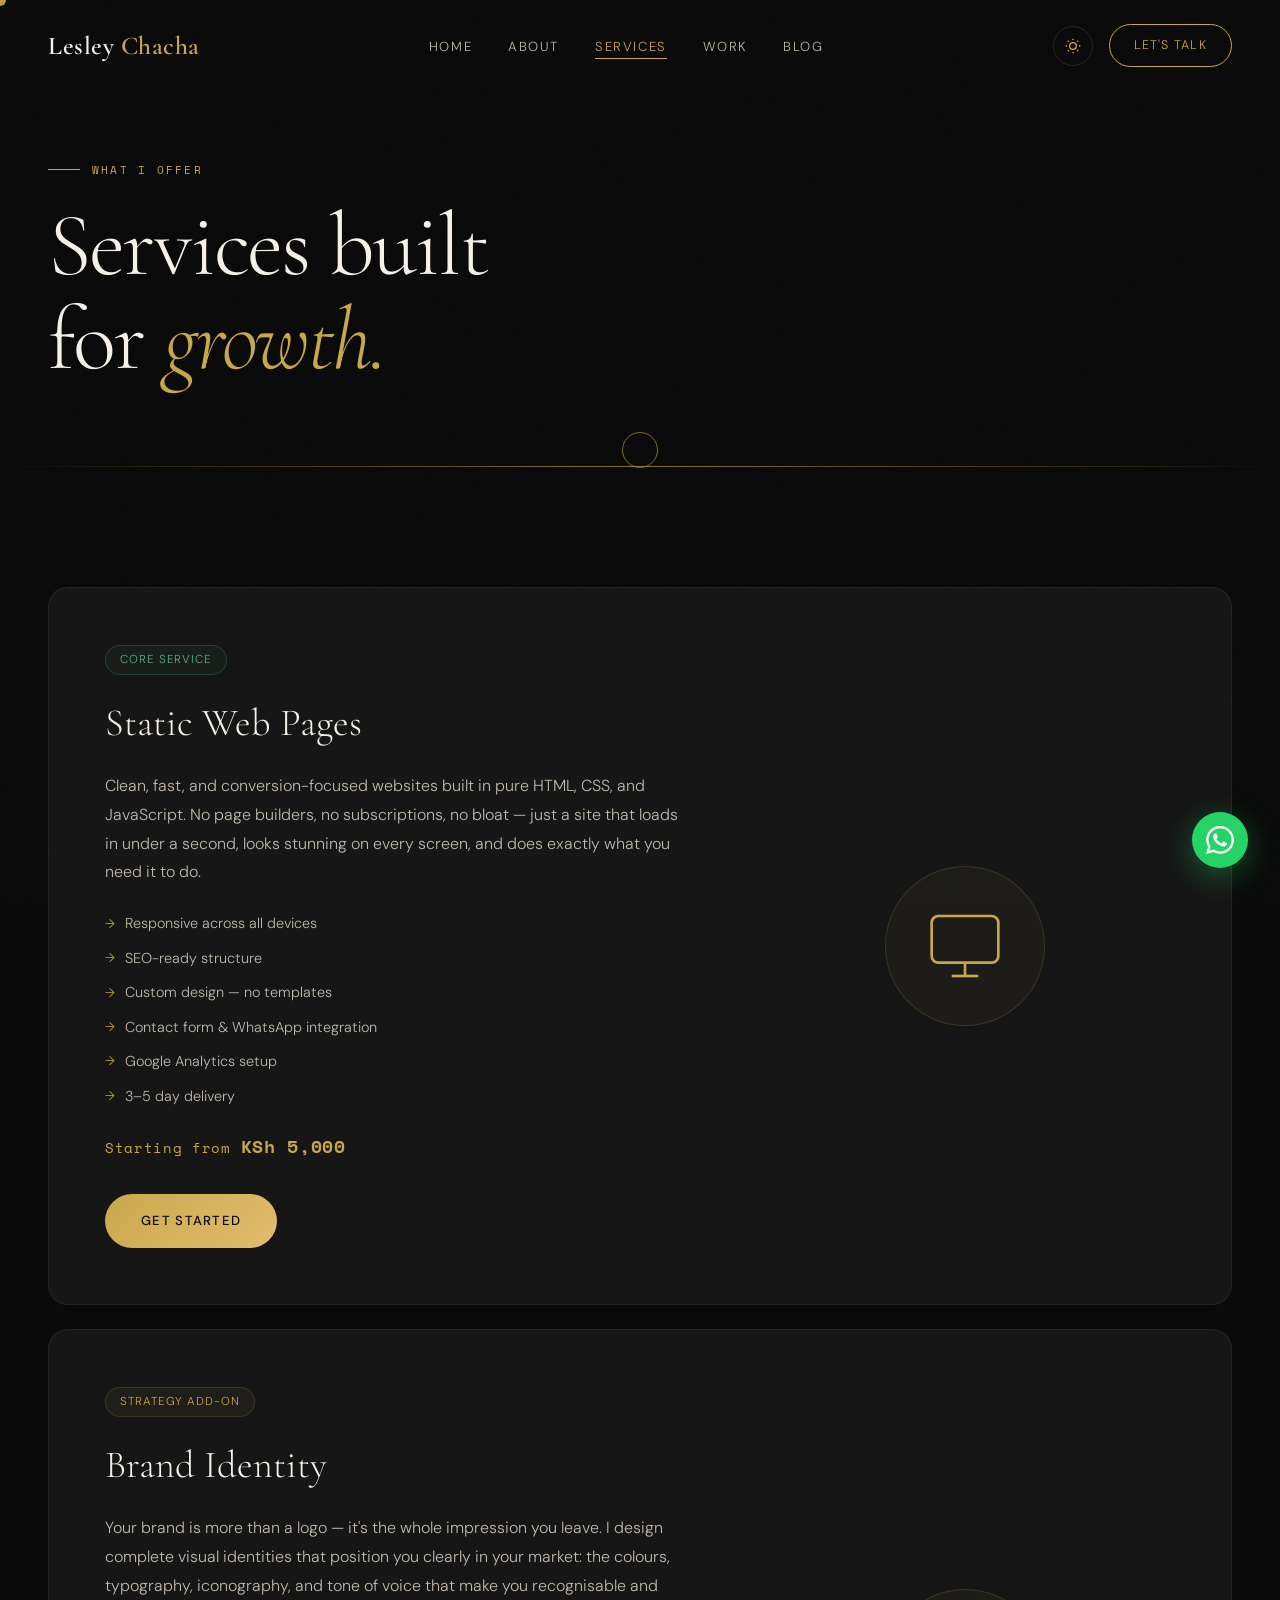
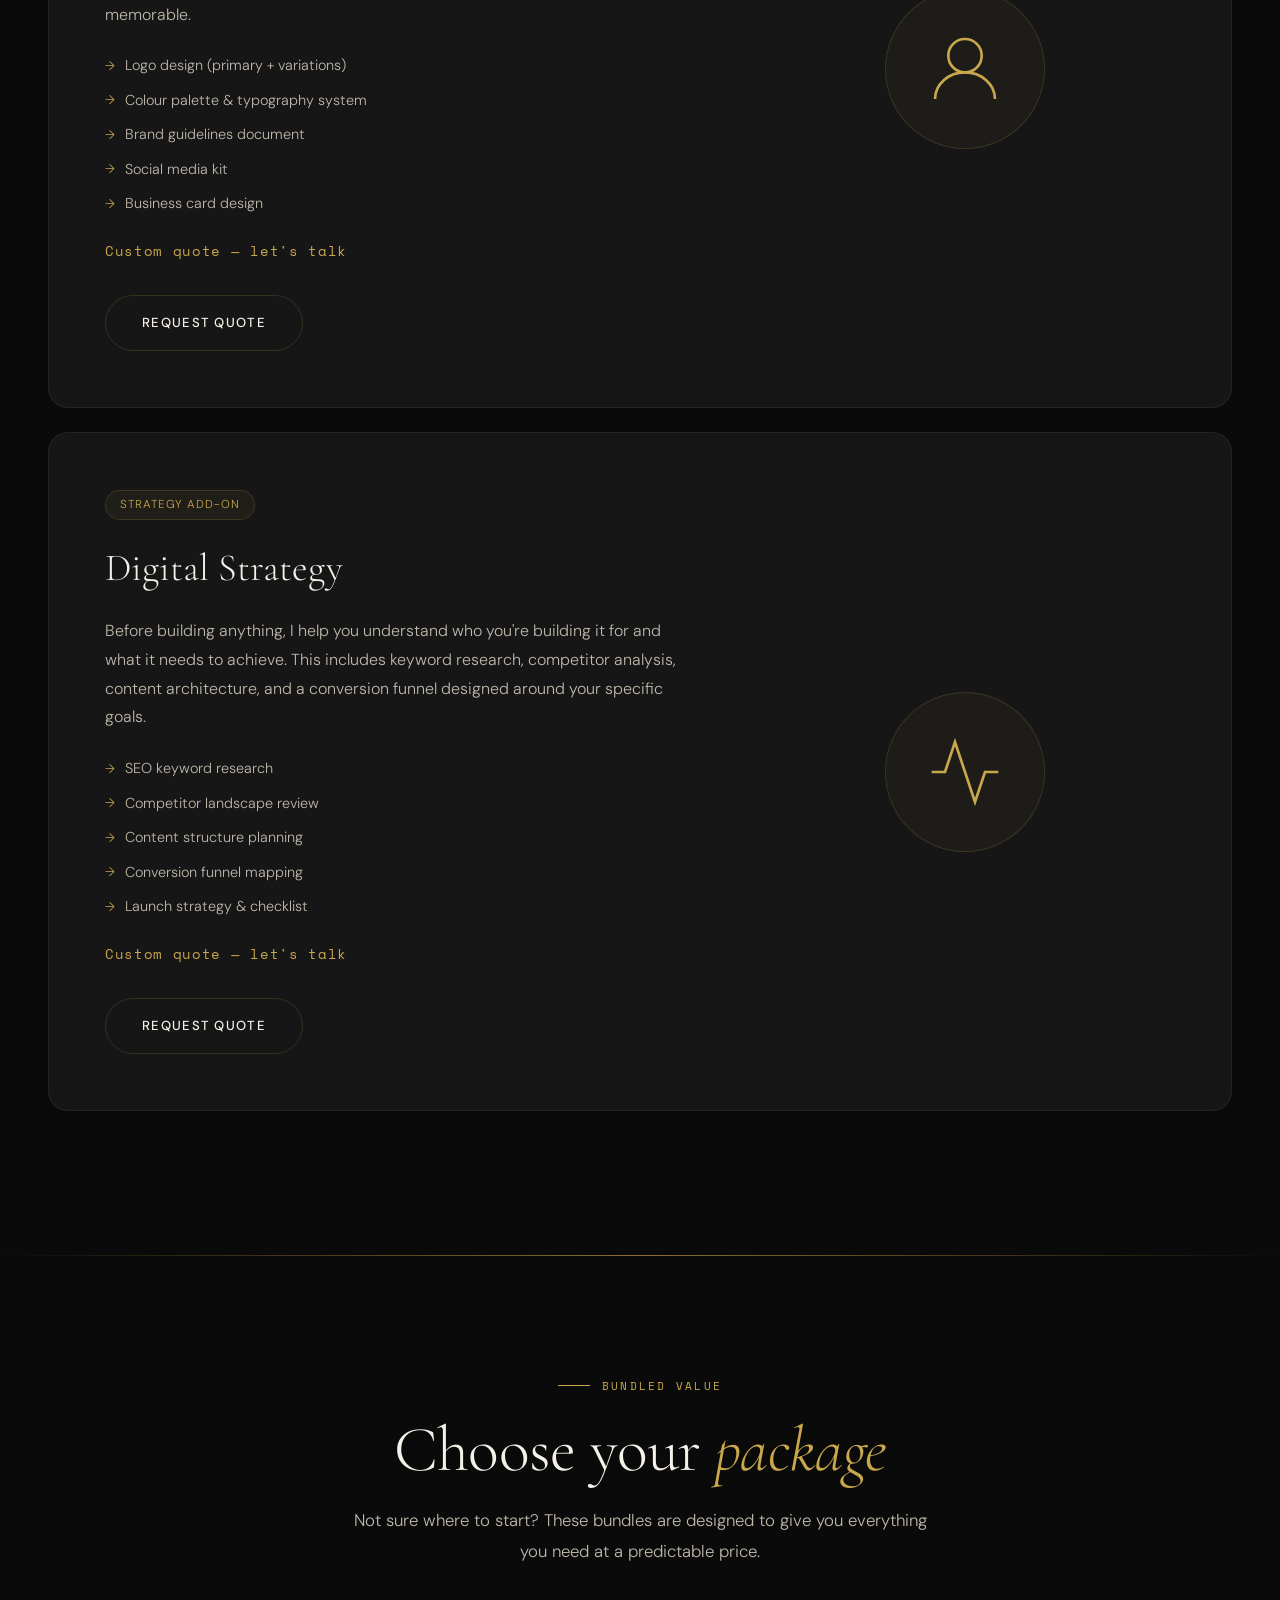
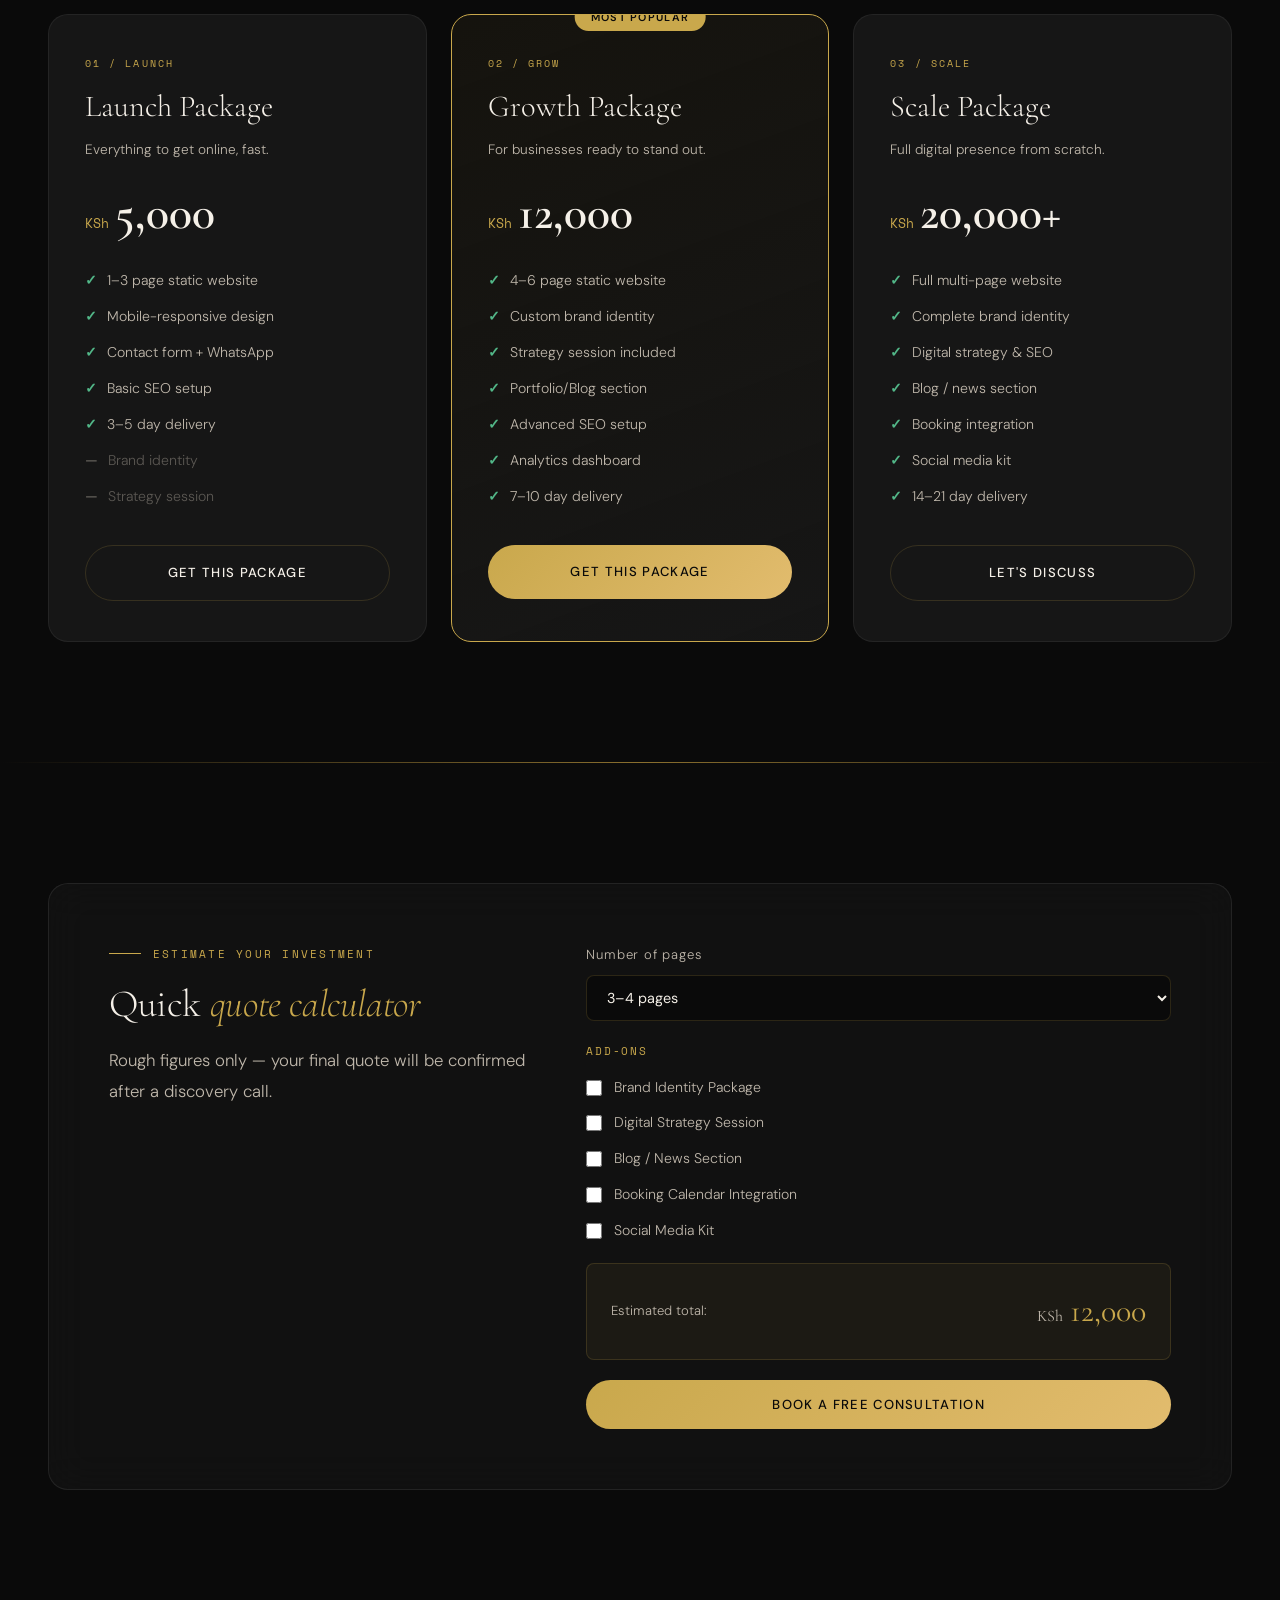
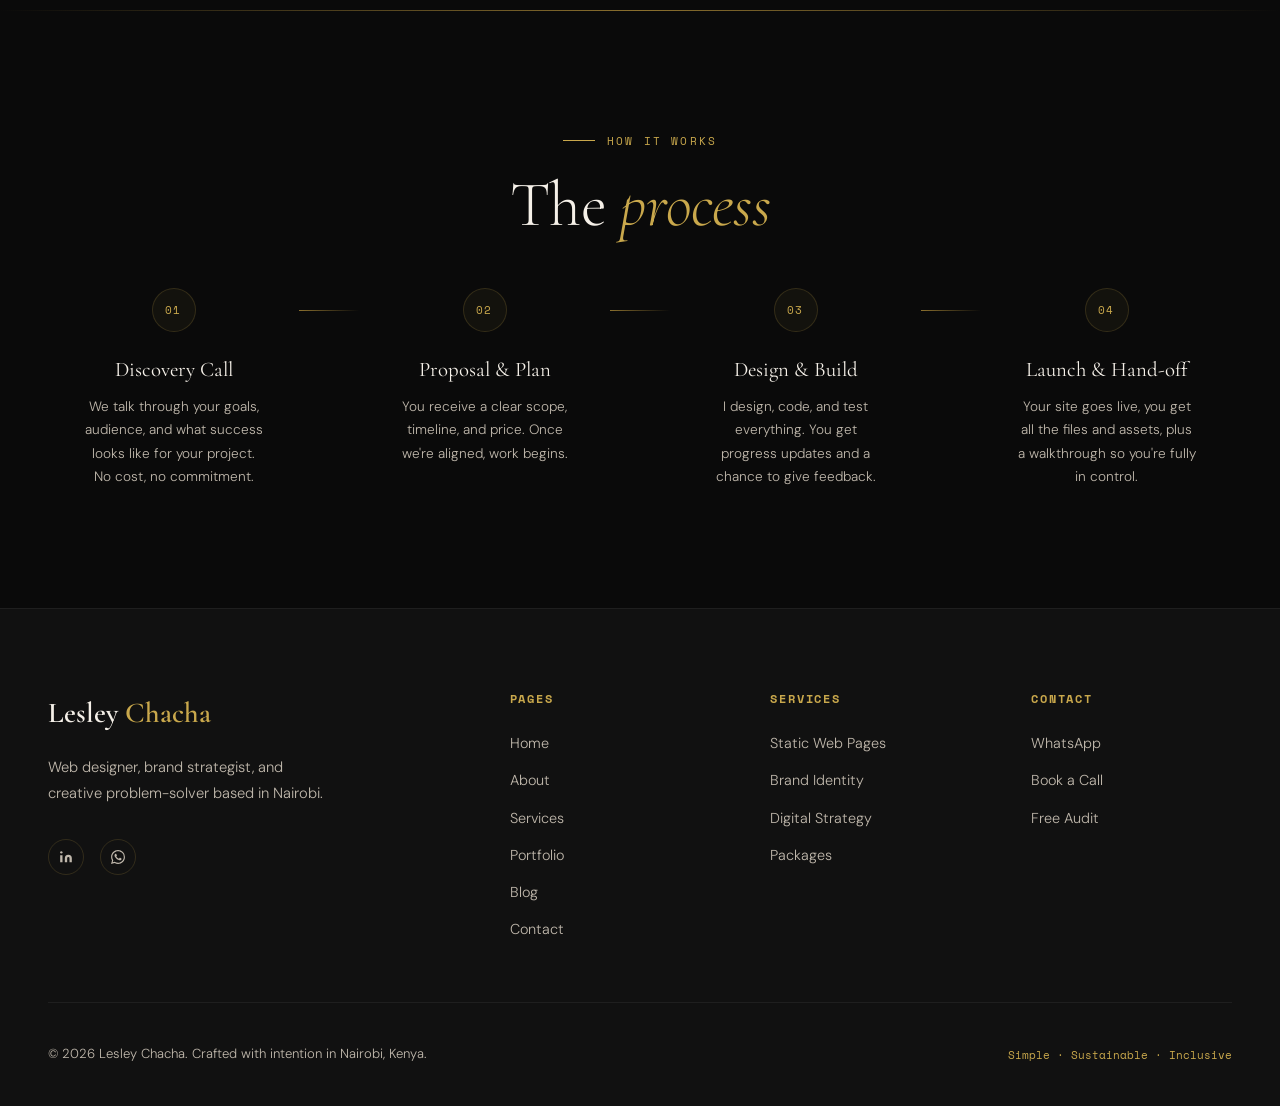
<file: services.html>
<!DOCTYPE html>
<html lang="en" data-theme="dark">
<head>
  <meta charset="UTF-8" />
  <meta name="viewport" content="width=device-width, initial-scale=1.0" />
  <title>Services — Lesley Chacha</title>
  <meta name="description" content="Affordable web design services in Nairobi: static websites, brand identity, digital strategy, and tailored packages from KSh 5,000." />
  <link rel="stylesheet" href="style.css" />
  <link rel="stylesheet" href="services.css" />
</head>
<body>

<div id="loader"><p class="loader-logo">Lesley <span>Chacha</span></p><div class="loader-bar"></div></div>
<div id="cursor"></div><div id="cursor-ring"></div>

<a class="wa-float" href="https://wa.me/254796420241" target="_blank" aria-label="Chat on WhatsApp">
  <svg viewBox="0 0 24 24"><path d="M17.472 14.382c-.297-.149-1.758-.867-2.03-.967-.273-.099-.471-.148-.67.15-.197.297-.767.966-.94 1.164-.173.199-.347.223-.644.075-.297-.15-1.255-.463-2.39-1.475-.883-.788-1.48-1.761-1.653-2.059-.173-.297-.018-.458.13-.606.134-.133.298-.347.446-.52.149-.174.198-.298.298-.497.099-.198.05-.371-.025-.52-.075-.149-.669-1.612-.916-2.207-.242-.579-.487-.5-.669-.51-.173-.008-.371-.01-.57-.01-.198 0-.52.074-.792.372-.272.297-1.04 1.016-1.04 2.479 0 1.462 1.065 2.875 1.213 3.074.149.198 2.096 3.2 5.077 4.487.709.306 1.262.489 1.694.625.712.227 1.36.195 1.871.118.571-.085 1.758-.719 2.006-1.413.248-.694.248-1.289.173-1.413-.074-.124-.272-.198-.57-.347m-5.421 7.403h-.004a9.87 9.87 0 01-5.031-1.378l-.361-.214-3.741.982.998-3.648-.235-.374a9.86 9.86 0 01-1.51-5.26c.001-5.45 4.436-9.884 9.888-9.884 2.64 0 5.122 1.03 6.988 2.898a9.825 9.825 0 012.893 6.994c-.003 5.45-4.437 9.884-9.885 9.884m8.413-18.297A11.815 11.815 0 0012.05 0C5.495 0 .16 5.335.157 11.892c0 2.096.547 4.142 1.588 5.945L.057 24l6.305-1.654a11.882 11.882 0 005.683 1.448h.005c6.554 0 11.89-5.335 11.893-11.893a11.821 11.821 0 00-3.48-8.413z"/></svg>
</a>

<nav class="mobile-nav">
  <a href="index.html">Home</a><a href="about.html">About</a><a href="services.html">Services</a>
  <a href="portfolio.html">Work</a><a href="blog.html">Blog</a><a href="contact.html">Contact</a>
</nav>

<header class="nav" id="nav">
  <a href="index.html" class="nav-logo">Lesley <span>Chacha</span></a>
  <ul class="nav-links">
    <li><a href="index.html">Home</a></li><li><a href="about.html">About</a></li>
    <li><a href="services.html" class="active">Services</a></li><li><a href="portfolio.html">Work</a></li>
    <li><a href="blog.html">Blog</a></li>
  </ul>
  <div class="nav-actions">
    <button class="theme-toggle" id="theme-toggle" aria-label="Toggle theme"></button>
    <a href="contact.html" class="btn-nav">Let's Talk</a>
    <button class="nav-hamburger" aria-label="Menu"><span></span><span></span><span></span></button>
  </div>
</header>

<!-- Page Hero -->
<section class="page-hero">
  <div class="page-hero-inner">
    <p class="section-label reveal">What I Offer</p>
    <h1 class="page-hero-title reveal delay-1">Services built<br>for <em>growth.</em></h1>
  </div>
  <div class="hero-orb orb-2" style="opacity:0.08"></div>
</section>

<!-- Services Detail -->
<section class="section">
  <div class="section-inner">
    <div class="service-detail card reveal">
      <div class="sd-left">
        <span class="tag tag-green">Core Service</span>
        <h2>Static Web Pages</h2>
        <p>Clean, fast, and conversion-focused websites built in pure HTML, CSS, and JavaScript. No page builders, no subscriptions, no bloat — just a site that loads in under a second, looks stunning on every screen, and does exactly what you need it to do.</p>
        <ul class="sd-features">
          <li>Responsive across all devices</li>
          <li>SEO-ready structure</li>
          <li>Custom design — no templates</li>
          <li>Contact form &amp; WhatsApp integration</li>
          <li>Google Analytics setup</li>
          <li>3–5 day delivery</li>
        </ul>
        <div class="sd-price">Starting from <strong>KSh 5,000</strong></div>
        <a href="contact.html" class="btn btn-primary mt-8">Get Started</a>
      </div>
      <div class="sd-right">
        <div class="sd-icon-area">
          <svg width="80" height="80" viewBox="0 0 24 24" fill="none" stroke="currentColor" stroke-width="0.8" color="var(--gold)"><rect x="2" y="3" width="20" height="14" rx="2"/><line x1="8" y1="21" x2="16" y2="21"/><line x1="12" y1="17" x2="12" y2="21"/></svg>
        </div>
      </div>
    </div>

    <div class="service-detail card reveal">
      <div class="sd-left">
        <span class="tag">Strategy Add-on</span>
        <h2>Brand Identity</h2>
        <p>Your brand is more than a logo — it's the whole impression you leave. I design complete visual identities that position you clearly in your market: the colours, typography, iconography, and tone of voice that make you recognisable and memorable.</p>
        <ul class="sd-features">
          <li>Logo design (primary + variations)</li>
          <li>Colour palette &amp; typography system</li>
          <li>Brand guidelines document</li>
          <li>Social media kit</li>
          <li>Business card design</li>
        </ul>
        <div class="sd-price">Custom quote — <a href="contact.html" style="color:var(--gold)">let's talk</a></div>
        <a href="contact.html" class="btn btn-outline mt-8">Request Quote</a>
      </div>
      <div class="sd-right">
        <div class="sd-icon-area">
          <svg width="80" height="80" viewBox="0 0 24 24" fill="none" stroke="currentColor" stroke-width="0.8" color="var(--gold)"><circle cx="12" cy="8" r="5"/><path d="M3 21c0-4.418 4.03-8 9-8s9 3.582 9 8"/></svg>
        </div>
      </div>
    </div>

    <div class="service-detail card reveal">
      <div class="sd-left">
        <span class="tag">Strategy Add-on</span>
        <h2>Digital Strategy</h2>
        <p>Before building anything, I help you understand who you're building it for and what it needs to achieve. This includes keyword research, competitor analysis, content architecture, and a conversion funnel designed around your specific goals.</p>
        <ul class="sd-features">
          <li>SEO keyword research</li>
          <li>Competitor landscape review</li>
          <li>Content structure planning</li>
          <li>Conversion funnel mapping</li>
          <li>Launch strategy &amp; checklist</li>
        </ul>
        <div class="sd-price">Custom quote — <a href="contact.html" style="color:var(--gold)">let's talk</a></div>
        <a href="contact.html" class="btn btn-outline mt-8">Request Quote</a>
      </div>
      <div class="sd-right">
        <div class="sd-icon-area">
          <svg width="80" height="80" viewBox="0 0 24 24" fill="none" stroke="currentColor" stroke-width="0.8" color="var(--gold)"><path d="M22 12h-4l-3 9L9 3l-3 9H2"/></svg>
        </div>
      </div>
    </div>
  </div>
</section>

<div class="divider"></div>

<!-- Packages -->
<section class="section packages-section">
  <div class="section-inner">
    <div class="section-header text-center reveal">
      <p class="section-label" style="justify-content:center">Bundled Value</p>
      <h2 class="section-title">Choose your <em>package</em></h2>
      <p class="section-subtitle" style="margin:20px auto;text-align:center">Not sure where to start? These bundles are designed to give you everything you need at a predictable price.</p>
    </div>

    <div class="packages-grid mt-12">
      <!-- Launch -->
      <div class="package-card card reveal delay-1">
        <div class="pkg-header">
          <p class="pkg-tier font-mono">01 / LAUNCH</p>
          <h3>Launch Package</h3>
          <p class="pkg-tagline">Everything to get online, fast.</p>
        </div>
        <div class="pkg-price">
          <span>KSh</span>
          <strong>5,000</strong>
        </div>
        <ul class="pkg-features">
          <li><span>✓</span> 1–3 page static website</li>
          <li><span>✓</span> Mobile-responsive design</li>
          <li><span>✓</span> Contact form + WhatsApp</li>
          <li><span>✓</span> Basic SEO setup</li>
          <li><span>✓</span> 3–5 day delivery</li>
          <li class="dimmed"><span>—</span> Brand identity</li>
          <li class="dimmed"><span>—</span> Strategy session</li>
        </ul>
        <a href="contact.html" class="btn btn-outline" style="width:100%;justify-content:center">Get This Package</a>
      </div>

      <!-- Grow (featured) -->
      <div class="package-card package-card--featured card reveal delay-2">
        <div class="pkg-badge">Most Popular</div>
        <div class="pkg-header">
          <p class="pkg-tier font-mono">02 / GROW</p>
          <h3>Growth Package</h3>
          <p class="pkg-tagline">For businesses ready to stand out.</p>
        </div>
        <div class="pkg-price">
          <span>KSh</span>
          <strong>12,000</strong>
        </div>
        <ul class="pkg-features">
          <li><span>✓</span> 4–6 page static website</li>
          <li><span>✓</span> Custom brand identity</li>
          <li><span>✓</span> Strategy session included</li>
          <li><span>✓</span> Portfolio/Blog section</li>
          <li><span>✓</span> Advanced SEO setup</li>
          <li><span>✓</span> Analytics dashboard</li>
          <li><span>✓</span> 7–10 day delivery</li>
        </ul>
        <a href="contact.html" class="btn btn-primary" style="width:100%;justify-content:center">Get This Package</a>
      </div>

      <!-- Scale -->
      <div class="package-card card reveal delay-3">
        <div class="pkg-header">
          <p class="pkg-tier font-mono">03 / SCALE</p>
          <h3>Scale Package</h3>
          <p class="pkg-tagline">Full digital presence from scratch.</p>
        </div>
        <div class="pkg-price">
          <span>KSh</span>
          <strong>20,000+</strong>
        </div>
        <ul class="pkg-features">
          <li><span>✓</span> Full multi-page website</li>
          <li><span>✓</span> Complete brand identity</li>
          <li><span>✓</span> Digital strategy &amp; SEO</li>
          <li><span>✓</span> Blog / news section</li>
          <li><span>✓</span> Booking integration</li>
          <li><span>✓</span> Social media kit</li>
          <li><span>✓</span> 14–21 day delivery</li>
        </ul>
        <a href="contact.html" class="btn btn-outline" style="width:100%;justify-content:center">Let's Discuss</a>
      </div>
    </div>
  </div>
</section>

<div class="divider"></div>

<!-- Quote Calculator -->
<section class="section">
  <div class="section-inner">
    <div class="calculator-wrapper glass reveal">
      <div class="calc-header">
        <p class="section-label">Estimate Your Investment</p>
        <h2 class="section-title" style="font-size:clamp(1.8rem,3vw,2.8rem)">Quick <em>quote calculator</em></h2>
        <p class="section-subtitle">Rough figures only — your final quote will be confirmed after a discovery call.</p>
      </div>
      <form id="contact-form" class="calc-form" action="https://formspree.io/f/xnjlbynj" method="POST">
        <input type="hidden" name="_subject" value="New Website Enquiry from Quote Calculator">
        <input type="text" name="_gotcha" style="display:none">
        <div class="calc-row">
          <label>Number of pages</label>
          <select name="pages">
            <option value="1">1–2 pages</option>
            <option value="3" selected>3–4 pages</option>
            <option value="5">5–6 pages</option>
            <option value="8">7+ pages</option>
          </select>
        </div>
        <div class="calc-checkboxes">
          <p class="calc-group-label font-mono">Add-ons</p>
          <label class="calc-check"><input type="checkbox" data-price="3000" name="addons"> Brand Identity Package</label>
          <label class="calc-check"><input type="checkbox" data-price="2000" name="addons"> Digital Strategy Session</label>
          <label class="calc-check"><input type="checkbox" data-price="3000" name="addons"> Blog / News Section</label>
          <label class="calc-check"><input type="checkbox" data-price="4000" name="addons"> Booking Calendar Integration</label>
          <label class="calc-check"><input type="checkbox" data-price="2000" name="addons"> Social Media Kit</label>
        </div>
        <div class="calc-total">
          <span>Estimated total:</span>
          <span id="quote-total" class="font-display"><span>KSh</span> 12,000</span>
        </div>
        <button type="submit" class="btn btn-primary" style="width:100%;justify-content:center">Book a Free Consultation</button>
      </form>
    </div>
  </div>
</section>

<div class="divider"></div>

<!-- Process -->
<section class="section">
  <div class="section-inner">
    <div class="section-header text-center reveal">
      <p class="section-label" style="justify-content:center">How It Works</p>
      <h2 class="section-title">The <em>process</em></h2>
    </div>
    <div class="process-timeline mt-12">
      <div class="process-step reveal delay-1">
        <div class="ps-num">01</div>
        <div class="ps-content">
          <h3>Discovery Call</h3>
          <p>We talk through your goals, audience, and what success looks like for your project. No cost, no commitment.</p>
        </div>
      </div>
      <div class="process-connector"></div>
      <div class="process-step reveal delay-2">
        <div class="ps-num">02</div>
        <div class="ps-content">
          <h3>Proposal &amp; Plan</h3>
          <p>You receive a clear scope, timeline, and price. Once we're aligned, work begins.</p>
        </div>
      </div>
      <div class="process-connector"></div>
      <div class="process-step reveal delay-3">
        <div class="ps-num">03</div>
        <div class="ps-content">
          <h3>Design &amp; Build</h3>
          <p>I design, code, and test everything. You get progress updates and a chance to give feedback.</p>
        </div>
      </div>
      <div class="process-connector"></div>
      <div class="process-step reveal delay-4">
        <div class="ps-num">04</div>
        <div class="ps-content">
          <h3>Launch &amp; Hand-off</h3>
          <p>Your site goes live, you get all the files and assets, plus a walkthrough so you're fully in control.</p>
        </div>
      </div>
    </div>
  </div>
</section>

<!-- Footer (shared) -->
<footer class="footer">
  <div class="footer-inner">
    <div class="footer-grid">
      <div class="footer-brand"><h3>Lesley <span>Chacha</span></h3><p>Web designer, brand strategist, and creative problem-solver based in Nairobi.</p><div class="footer-socials mt-8"><a href="#" aria-label="LinkedIn"><svg width="14" height="14" fill="currentColor" viewBox="0 0 24 24"><path d="M16 8a6 6 0 0 1 6 6v7h-4v-7a2 2 0 0 0-2-2 2 2 0 0 0-2 2v7h-4v-7a6 6 0 0 1 6-6z"/><rect x="2" y="9" width="4" height="12"/><circle cx="4" cy="4" r="2"/></svg></a><a href="https://wa.me/254796420241" aria-label="WhatsApp"><svg width="14" height="14" viewBox="0 0 24 24" fill="currentColor"><path d="M17.472 14.382c-.297-.149-1.758-.867-2.03-.967-.273-.099-.471-.148-.67.15-.197.297-.767.966-.94 1.164-.173.199-.347.223-.644.075-.297-.15-1.255-.463-2.39-1.475-.883-.788-1.48-1.761-1.653-2.059-.173-.297-.018-.458.13-.606.134-.133.298-.347.446-.52.149-.174.198-.298.298-.497.099-.198.05-.371-.025-.52-.075-.149-.669-1.612-.916-2.207-.242-.579-.487-.5-.669-.51-.173-.008-.371-.01-.57-.01-.198 0-.52.074-.792.372-.272.297-1.04 1.016-1.04 2.479 0 1.462 1.065 2.875 1.213 3.074.149.198 2.096 3.2 5.077 4.487.709.306 1.262.489 1.694.625.712.227 1.36.195 1.871.118.571-.085 1.758-.719 2.006-1.413.248-.694.248-1.289.173-1.413-.074-.124-.272-.198-.57-.347m-5.421 7.403h-.004a9.87 9.87 0 01-5.031-1.378l-.361-.214-3.741.982.998-3.648-.235-.374a9.86 9.86 0 01-1.51-5.26c.001-5.45 4.436-9.884 9.888-9.884 2.64 0 5.122 1.03 6.988 2.898a9.825 9.825 0 012.893 6.994c-.003 5.45-4.437 9.884-9.885 9.884m8.413-18.297A11.815 11.815 0 0012.05 0C5.495 0 .16 5.335.157 11.892c0 2.096.547 4.142 1.588 5.945L.057 24l6.305-1.654a11.882 11.882 0 005.683 1.448h.005c6.554 0 11.89-5.335 11.893-11.893a11.821 11.821 0 00-3.48-8.413z"/></svg></a></div></div>
      <div class="footer-col"><h4>Pages</h4><ul><li><a href="index.html">Home</a></li><li><a href="about.html">About</a></li><li><a href="services.html">Services</a></li><li><a href="portfolio.html">Portfolio</a></li><li><a href="blog.html">Blog</a></li><li><a href="contact.html">Contact</a></li></ul></div>
      <div class="footer-col"><h4>Services</h4><ul><li><a href="services.html">Static Web Pages</a></li><li><a href="services.html">Brand Identity</a></li><li><a href="services.html">Digital Strategy</a></li><li><a href="services.html">Packages</a></li></ul></div>
      <div class="footer-col"><h4>Contact</h4><ul><li><a href="https://wa.me/254796420241">WhatsApp</a></li><li><a href="contact.html">Book a Call</a></li><li><a href="contact.html">Free Audit</a></li></ul></div>
    </div>
    <div class="footer-bottom">
      <p>© 2026 Lesley Chacha. Crafted with intention in Nairobi, Kenya.</p>
      <p class="font-mono" style="font-size:0.7rem;color:var(--gold)">Simple · Sustainable · Inclusive</p>
    </div>
  </div>
</footer>

<script src="script.js"></script>
</body>
</html>
</file>
<file: style.css>
/* ============================================
   LESLEY CHACHA — Global Stylesheet
   Palette: Deep Black, Forest Green, Gold
   ============================================ */

@import url('https://fonts.googleapis.com/css2?family=Cormorant+Garamond:ital,wght@0,300;0,400;0,600;1,300;1,400&family=DM+Sans:opsz,wght@9..40,300;9..40,400;9..40,500&family=Space+Mono:wght@400;700&display=swap');

/* ── Variables ──────────────────────────────── */
:root {
  --black:   #0a0a0a;
  --off-black: #111111;
  --surface: #161616;
  --surface2: #1e1e1e;
  --green:   #2d6a4f;
  --green-light: #40916c;
  --green-glow: #52b788;
  --gold:    #c9a84c;
  --gold-light: #e2bc6e;
  --gold-dim: #8a6f2e;
  --white:   #f5f0e8;
  --off-white: #e8e0d0;
  --gray:    #8a8a8a;
  --gray-light: #c0b8ac;

  --bg:      var(--black);
  --bg2:     var(--surface);
  --text:    var(--white);
  --text2:   var(--gray-light);
  --border:  rgba(201,168,76,0.18);
  --border2: rgba(255,255,255,0.06);

  --font-display: 'Cormorant Garamond', Georgia, serif;
  --font-body:    'DM Sans', sans-serif;
  --font-mono:    'Space Mono', monospace;

  --radius:  8px;
  --radius-lg: 20px;
  --radius-xl: 36px;

  --ease-out: cubic-bezier(0.16, 1, 0.3, 1);
  --ease-in:  cubic-bezier(0.7, 0, 0.84, 0);
  --ease:     cubic-bezier(0.4, 0, 0.2, 1);

  --shadow-gold: 0 0 40px rgba(201,168,76,0.12);
  --shadow-green: 0 0 40px rgba(64,145,108,0.15);
  --shadow-card: 0 8px 40px rgba(0,0,0,0.4);
}

/* Light Mode */
[data-theme="light"] {
  --bg:      #f5f0e8;
  --bg2:     #ede8de;
  --text:    #0a0a0a;
  --text2:   #4a4a4a;
  --border:  rgba(201,168,76,0.3);
  --border2: rgba(0,0,0,0.08);
  --surface: #e8e3d9;
  --surface2: #ddd8ce;
  --shadow-card: 0 8px 40px rgba(0,0,0,0.1);
  --shadow-gold: 0 0 40px rgba(201,168,76,0.2);
}

/* ── Reset & Base ───────────────────────────── */
*, *::before, *::after { box-sizing: border-box; margin: 0; padding: 0; }

html {
  scroll-behavior: smooth;
  font-size: 16px;
  -webkit-font-smoothing: antialiased;
}

body {
  background: var(--bg);
  color: var(--text);
  font-family: var(--font-body);
  font-weight: 300;
  line-height: 1.7;
  overflow-x: hidden;
  transition: background 0.4s var(--ease), color 0.4s var(--ease);
  cursor: none;
}

a { color: inherit; text-decoration: none; }
img { max-width: 100%; display: block; }
button { cursor: none; border: none; background: none; font-family: inherit; }

/* ── Custom Cursor ──────────────────────────── */
#cursor {
  width: 12px;
  height: 12px;
  background: var(--gold);
  border-radius: 50%;
  position: fixed;
  top: 0; left: 0;
  pointer-events: none;
  z-index: 9999;
  transform: translate(-50%, -50%);
  transition: width 0.3s var(--ease-out), height 0.3s var(--ease-out),
              background 0.3s, opacity 0.3s;
  mix-blend-mode: difference;
}

#cursor-ring {
  width: 36px;
  height: 36px;
  border: 1.5px solid var(--gold);
  border-radius: 50%;
  position: fixed;
  top: 0; left: 0;
  pointer-events: none;
  z-index: 9998;
  transform: translate(-50%, -50%);
  transition: width 0.4s var(--ease-out), height 0.4s var(--ease-out),
              transform 0.12s linear, border-color 0.3s;
  opacity: 0.6;
}

body.cursor-hover #cursor { width: 6px; height: 6px; }
body.cursor-hover #cursor-ring { width: 56px; height: 56px; opacity: 0.3; }

/* ── Noise Overlay ──────────────────────────── */
body::before {
  content: '';
  position: fixed;
  inset: 0;
  background-image: url("data:image/svg+xml,%3Csvg viewBox='0 0 256 256' xmlns='http://www.w3.org/2000/svg'%3E%3Cfilter id='noise'%3E%3CfeTurbulence type='fractalNoise' baseFrequency='0.9' numOctaves='4' stitchTiles='stitch'/%3E%3C/filter%3E%3Crect width='100%25' height='100%25' filter='url(%23noise)' opacity='0.03'/%3E%3C/svg%3E");
  pointer-events: none;
  z-index: 9990;
  opacity: 0.4;
}

/* ── Navigation ─────────────────────────────── */
.nav {
  position: fixed;
  top: 0; left: 0; right: 0;
  z-index: 1000;
  padding: 24px 48px;
  display: flex;
  align-items: center;
  justify-content: space-between;
  transition: background 0.4s var(--ease), backdrop-filter 0.4s, padding 0.3s;
}

.nav.scrolled {
  background: rgba(10,10,10,0.85);
  backdrop-filter: blur(20px) saturate(180%);
  padding: 16px 48px;
  border-bottom: 1px solid var(--border2);
}

[data-theme="light"] .nav.scrolled {
  background: rgba(245,240,232,0.85);
}

.nav-logo {
  font-family: var(--font-display);
  font-size: 1.6rem;
  font-weight: 600;
  letter-spacing: 0.02em;
  color: var(--text);
  position: relative;
}

.nav-logo span {
  color: var(--gold);
}

.nav-links {
  display: flex;
  gap: 36px;
  list-style: none;
  align-items: center;
  flex-wrap: nowrap;
  white-space: nowrap;
}

.nav-links a {
  font-size: 0.82rem;
  letter-spacing: 0.12em;
  text-transform: uppercase;
  color: var(--text2);
  transition: color 0.25s;
  position: relative;
}

.nav-links a::after {
  content: '';
  position: absolute;
  bottom: -4px;
  left: 0;
  width: 0;
  height: 1px;
  background: var(--gold);
  transition: width 0.3s var(--ease-out);
}

.nav-links a:hover { color: var(--gold); }
.nav-links a:hover::after { width: 100%; }
.nav-links a.active { color: var(--gold); }
.nav-links a.active::after { width: 100%; }

.nav-actions {
  display: flex;
  align-items: center;
  gap: 16px;
}

/* Theme Toggle */
.theme-toggle {
  width: 40px;
  height: 40px;
  border-radius: 50%;
  border: 1px solid var(--border);
  display: flex;
  align-items: center;
  justify-content: center;
  color: var(--gold);
  font-size: 16px;
  transition: background 0.25s, transform 0.3s;
  cursor: none;
}

.theme-toggle:hover {
  background: var(--border);
  transform: rotate(20deg);
}

/* Nav CTA */
.btn-nav {
  padding: 10px 24px;
  border-radius: var(--radius-xl);
  border: 1px solid var(--gold);
  font-size: 0.78rem;
  letter-spacing: 0.1em;
  text-transform: uppercase;
  color: var(--gold);
  transition: background 0.25s, color 0.25s;
  font-family: var(--font-body);
}

.btn-nav:hover {
  background: var(--gold);
  color: var(--black);
}

/* Mobile menu */
.nav-hamburger {
  display: none;
  flex-direction: column;
  gap: 5px;
  padding: 8px;
}

.nav-hamburger span {
  display: block;
  width: 24px;
  height: 1.5px;
  background: var(--text);
  transition: transform 0.3s, opacity 0.3s;
}

/* ── Buttons ─────────────────────────────────── */
.btn {
  display: inline-flex;
  align-items: center;
  gap: 10px;
  padding: 16px 36px;
  border-radius: var(--radius-xl);
  font-family: var(--font-body);
  font-size: 0.82rem;
  font-weight: 500;
  letter-spacing: 0.1em;
  text-transform: uppercase;
  transition: all 0.3s var(--ease-out);
  position: relative;
  overflow: hidden;
  cursor: none;
}

.btn::after {
  content: '';
  position: absolute;
  inset: 0;
  opacity: 0;
  transition: opacity 0.3s;
}

.btn:hover::after { opacity: 1; }

.btn-primary {
  background: linear-gradient(135deg, var(--gold), var(--gold-light));
  color: var(--black);
}

.btn-primary:hover {
  transform: translateY(-2px);
  box-shadow: 0 16px 48px rgba(201,168,76,0.35);
}

.btn-outline {
  border: 1px solid var(--border);
  color: var(--text);
  background: transparent;
}

.btn-outline:hover {
  border-color: var(--gold);
  color: var(--gold);
  transform: translateY(-2px);
}

.btn-green {
  background: linear-gradient(135deg, var(--green), var(--green-light));
  color: var(--white);
}

.btn-green:hover {
  transform: translateY(-2px);
  box-shadow: 0 16px 48px rgba(45,106,79,0.4);
}

.btn-sm {
  padding: 10px 24px;
  font-size: 0.75rem;
}

/* ── Section Basics ─────────────────────────── */
.section {
  padding: 120px 48px;
}

.section-inner {
  max-width: 1280px;
  margin: 0 auto;
}

.section-label {
  font-family: var(--font-mono);
  font-size: 0.7rem;
  letter-spacing: 0.2em;
  text-transform: uppercase;
  color: var(--gold);
  margin-bottom: 20px;
  display: flex;
  align-items: center;
  gap: 12px;
}

.section-label::before {
  content: '';
  display: block;
  width: 32px;
  height: 1px;
  background: var(--gold);
}

.section-title {
  font-family: var(--font-display);
  font-size: clamp(2.4rem, 5vw, 4.2rem);
  font-weight: 300;
  line-height: 1.1;
  letter-spacing: -0.01em;
  color: var(--text);
}

.section-title em {
  font-style: italic;
  color: var(--gold);
}

.section-subtitle {
  font-size: 1.05rem;
  color: var(--text2);
  line-height: 1.8;
  max-width: 600px;
  margin-top: 20px;
}

/* ── Gold Line Divider ──────────────────────── */
.divider {
  width: 100%;
  height: 1px;
  background: linear-gradient(to right, transparent, var(--gold-dim), transparent);
  margin: 0;
}

/* ── Cards ───────────────────────────────────── */
.card {
  background: var(--bg2);
  border: 1px solid var(--border2);
  border-radius: var(--radius-lg);
  padding: 40px;
  transition: transform 0.4s var(--ease-out), box-shadow 0.4s, border-color 0.4s;
  position: relative;
  overflow: hidden;
}

.card::before {
  content: '';
  position: absolute;
  top: 0; left: 0; right: 0;
  height: 1px;
  background: linear-gradient(to right, transparent, var(--gold-dim), transparent);
  opacity: 0;
  transition: opacity 0.4s;
}

.card:hover {
  transform: translateY(-6px);
  box-shadow: var(--shadow-gold), var(--shadow-card);
  border-color: var(--border);
}

.card:hover::before { opacity: 1; }

/* ── Tag Pills ──────────────────────────────── */
.tag {
  display: inline-block;
  padding: 4px 14px;
  border-radius: 40px;
  font-size: 0.72rem;
  letter-spacing: 0.08em;
  text-transform: uppercase;
  border: 1px solid var(--border);
  color: var(--gold);
  background: rgba(201,168,76,0.06);
}

.tag-green {
  border-color: rgba(64,145,108,0.3);
  color: var(--green-glow);
  background: rgba(64,145,108,0.06);
}

/* ── Scroll Animations ──────────────────────── */
.reveal {
  opacity: 0;
  transform: translateY(32px);
  transition: opacity 0.8s var(--ease-out), transform 0.8s var(--ease-out);
}

.reveal.visible {
  opacity: 1;
  transform: translateY(0);
}

.reveal-left {
  opacity: 0;
  transform: translateX(-32px);
  transition: opacity 0.8s var(--ease-out), transform 0.8s var(--ease-out);
}

.reveal-left.visible { opacity: 1; transform: translateX(0); }

.reveal-right {
  opacity: 0;
  transform: translateX(32px);
  transition: opacity 0.8s var(--ease-out), transform 0.8s var(--ease-out);
}

.reveal-right.visible { opacity: 1; transform: translateX(0); }

/* Stagger delays */
.delay-1 { transition-delay: 0.1s; }
.delay-2 { transition-delay: 0.2s; }
.delay-3 { transition-delay: 0.3s; }
.delay-4 { transition-delay: 0.4s; }
.delay-5 { transition-delay: 0.5s; }
.delay-6 { transition-delay: 0.6s; }

/* ── Glass Card ─────────────────────────────── */
.glass {
  background: rgba(255,255,255,0.03);
  backdrop-filter: blur(20px);
  border: 1px solid rgba(255,255,255,0.08);
  border-radius: var(--radius-lg);
}

[data-theme="light"] .glass {
  background: rgba(255,255,255,0.5);
  border: 1px solid rgba(0,0,0,0.08);
}

/* ── Footer ─────────────────────────────────── */
.footer {
  background: var(--off-black);
  padding: 80px 48px 40px;
  border-top: 1px solid var(--border2);
}

[data-theme="light"] .footer {
  background: var(--surface);
}

.footer-inner {
  max-width: 1280px;
  margin: 0 auto;
}

.footer-grid {
  display: grid;
  grid-template-columns: 2fr 1fr 1fr 1fr;
  gap: 60px;
  margin-bottom: 60px;
}

.footer-brand h3 {
  font-family: var(--font-display);
  font-size: 1.8rem;
  font-weight: 600;
  margin-bottom: 16px;
}

.footer-brand h3 span { color: var(--gold); }

.footer-brand p {
  color: var(--text2);
  font-size: 0.92rem;
  line-height: 1.8;
  max-width: 280px;
}

.footer-col h4 {
  font-size: 0.75rem;
  letter-spacing: 0.15em;
  text-transform: uppercase;
  color: var(--gold);
  font-family: var(--font-mono);
  margin-bottom: 20px;
}

.footer-col ul {
  list-style: none;
  display: flex;
  flex-direction: column;
  gap: 10px;
}

.footer-col a {
  color: var(--text2);
  font-size: 0.9rem;
  transition: color 0.25s;
}

.footer-col a:hover { color: var(--gold); }

.footer-bottom {
  padding-top: 40px;
  border-top: 1px solid var(--border2);
  display: flex;
  align-items: center;
  justify-content: space-between;
}

.footer-bottom p {
  color: var(--text2);
  font-size: 0.82rem;
}

.footer-socials {
  display: flex;
  gap: 16px;
}

.footer-socials a {
  width: 36px;
  height: 36px;
  border-radius: 50%;
  border: 1px solid var(--border);
  display: flex;
  align-items: center;
  justify-content: center;
  color: var(--text2);
  font-size: 14px;
  transition: border-color 0.25s, color 0.25s, background 0.25s;
}

.footer-socials a:hover {
  border-color: var(--gold);
  color: var(--gold);
  background: rgba(201,168,76,0.08);
}

/* ── WhatsApp Float ─────────────────────────── */
.wa-float {
  position: fixed;
  bottom: 32px;
  right: 32px;
  width: 56px;
  height: 56px;
  background: #25D366;
  border-radius: 50%;
  display: flex;
  align-items: center;
  justify-content: center;
  z-index: 500;
  box-shadow: 0 8px 32px rgba(37,211,102,0.35);
  transition: transform 0.3s var(--ease-out), box-shadow 0.3s;
  animation: wa-pulse 2.5s ease-in-out infinite;
}

.wa-float:hover {
  transform: scale(1.12);
  box-shadow: 0 12px 40px rgba(37,211,102,0.5);
}

.wa-float svg { width: 28px; height: 28px; fill: white; }

@keyframes wa-pulse {
  0%, 100% { box-shadow: 0 8px 32px rgba(37,211,102,0.35), 0 0 0 0 rgba(37,211,102,0.4); }
  50% { box-shadow: 0 8px 32px rgba(37,211,102,0.35), 0 0 0 10px rgba(37,211,102,0); }
}

/* ── Loading Screen ─────────────────────────── */
#loader {
  position: fixed;
  inset: 0;
  background: var(--black);
  z-index: 9995;
  display: flex;
  flex-direction: column;
  align-items: center;
  justify-content: center;
  gap: 24px;
  transition: opacity 0.6s, transform 0.6s;
}

#loader.hidden {
  opacity: 0;
  pointer-events: none;
  transform: translateY(-100%);
}

.loader-logo {
  font-family: var(--font-display);
  font-size: 2.8rem;
  font-weight: 600;
  color: var(--white);
  overflow: hidden;
}

.loader-logo span { color: var(--gold); }

.loader-bar {
  width: 200px;
  height: 1px;
  background: var(--border2);
  position: relative;
  overflow: hidden;
}

.loader-bar::after {
  content: '';
  position: absolute;
  top: 0; left: -100%;
  width: 100%;
  height: 100%;
  background: linear-gradient(to right, transparent, var(--gold), transparent);
  animation: load-sweep 1.2s var(--ease-out) forwards;
  animation-delay: 0.3s;
}

@keyframes load-sweep {
  from { left: -100%; }
  to   { left: 100%; }
}

/* ── Utility ────────────────────────────────── */
.text-gold  { color: var(--gold); }
.text-green { color: var(--green-glow); }
.text-muted { color: var(--text2); }
.fw-300 { font-weight: 300; }
.fw-600 { font-weight: 600; }
.font-display { font-family: var(--font-display); }
.font-mono    { font-family: var(--font-mono); }
.italic { font-style: italic; }
.text-center { text-align: center; }
.flex { display: flex; }
.flex-center { display: flex; align-items: center; justify-content: center; }
.gap-4 { gap: 16px; }
.gap-8 { gap: 32px; }
.mt-2 { margin-top: 8px; }
.mt-4 { margin-top: 16px; }
.mt-6 { margin-top: 24px; }
.mt-8 { margin-top: 32px; }
.mt-12 { margin-top: 48px; }
.mb-8 { margin-bottom: 32px; }
.grid { display: grid; }
.grid-2 { grid-template-columns: repeat(2, 1fr); gap: 32px; }
.grid-3 { grid-template-columns: repeat(3, 1fr); gap: 32px; }

/* ── Responsive ─────────────────────────────── */
/* Desktop: Hide mobile nav explicitly */
.mobile-nav {
  display: none !important;
}

@media (max-width: 1024px) {
  .nav { padding: 20px 32px; }
  .nav.scrolled { padding: 14px 32px; }
  
  .nav-links {
    gap: 24px;
  }
  
  .nav-links a {
    font-size: 0.78rem;
  }
  
  .section { padding: 80px 32px; }
  .footer { padding: 60px 32px 32px; }
  .footer-grid { grid-template-columns: 1fr 1fr; gap: 40px; }
}

@media (max-width: 900px) {
  .nav-links {
    gap: 16px;
  }
  
  .nav-links a {
    font-size: 0.75rem;
  }
}

@media (max-width: 768px) {
  body { cursor: auto; }
  #cursor, #cursor-ring { display: none; }

  .nav { padding: 16px 24px; }
  .nav.scrolled { padding: 12px 24px; }
  .nav-links, .btn-nav { display: none; }
  .nav-hamburger { display: flex; }

  .section { padding: 72px 24px; }
  .footer { padding: 56px 24px 32px; }
  .footer-grid { grid-template-columns: 1fr; gap: 32px; }
  .footer-bottom { flex-direction: column; gap: 16px; text-align: center; }

  .grid-2, .grid-3 { grid-template-columns: 1fr; }
  .section-title { font-size: clamp(2rem, 8vw, 3rem); }

  .wa-float { bottom: 20px; right: 20px; width: 48px; height: 48px; }

  /* Mobile Nav */
  .mobile-nav {
    position: fixed;
    inset: 0;
    background: var(--off-black);
    z-index: 999;
    display: flex !important;
    flex-direction: column;
    align-items: center;
    justify-content: center;
    gap: 32px;
    transform: translateX(100%);
    transition: transform 0.4s var(--ease-out);
  }

  .mobile-nav.open { transform: translateX(0); }

  .mobile-nav a {
    font-family: var(--font-display);
    font-size: 2.4rem;
    font-weight: 300;
    color: var(--text);
    transition: color 0.25s;
  }

  .mobile-nav a:hover { color: var(--gold); }
}
</file>
<file: home.css>
/* ============================================
   LESLEY CHACHA — Homepage Styles
   ============================================ */

/* ── Hero ────────────────────────────────── */
.hero {
  min-height: 100svh;
  display: flex;
  align-items: center;
  position: relative;
  overflow: hidden;
  padding: 120px 48px 80px;
}

.hero-bg {
  position: absolute;
  inset: 0;
  pointer-events: none;
  z-index: 0;
}

.hero-orb {
  position: absolute;
  border-radius: 50%;
  filter: blur(120px);
  opacity: 0.18;
}

.orb-1 {
  width: 700px;
  height: 700px;
  background: radial-gradient(circle, var(--green-light) 0%, transparent 70%);
  top: -200px;
  right: -100px;
  animation: orb-drift 12s ease-in-out infinite alternate;
}

.orb-2 {
  width: 500px;
  height: 500px;
  background: radial-gradient(circle, var(--gold) 0%, transparent 70%);
  bottom: -100px;
  left: -80px;
  animation: orb-drift 16s ease-in-out infinite alternate-reverse;
}

@keyframes orb-drift {
  from { transform: translate(0, 0) scale(1); }
  to   { transform: translate(30px, 20px) scale(1.05); }
}

.hero-grid {
  position: absolute;
  inset: 0;
  background-image:
    linear-gradient(rgba(201,168,76,0.04) 1px, transparent 1px),
    linear-gradient(90deg, rgba(201,168,76,0.04) 1px, transparent 1px);
  background-size: 60px 60px;
  mask-image: radial-gradient(ellipse 80% 80% at 50% 50%, black, transparent);
}

.hero-inner {
  position: relative;
  z-index: 1;
  max-width: 1280px;
  margin: 0 auto;
  width: 100%;
}

.hero-badge {
  margin-bottom: 32px;
}

.hero-title {
  font-family: var(--font-display);
  font-weight: 300;
  line-height: 1.0;
  letter-spacing: -0.02em;
  margin-bottom: 28px;
  display: flex;
  flex-direction: column;
  gap: 4px;
}

.hero-title .line-1 {
  font-size: clamp(3.6rem, 9vw, 8.5rem);
  color: var(--text);
}

.hero-title .line-2 {
  font-size: clamp(3.6rem, 9vw, 8.5rem);
  color: var(--gold);
  font-style: italic;
  min-height: 1.1em;
  display: block;
}

.hero-title .line-2::after {
  content: '|';
  color: var(--gold);
  animation: blink 0.9s infinite;
  font-style: normal;
  font-weight: 300;
}

@keyframes blink { 0%, 100% { opacity: 1; } 50% { opacity: 0; } }

.hero-title .line-3 {
  font-size: clamp(3.6rem, 9vw, 8.5rem);
  color: var(--text);
}

.hero-subtitle {
  font-size: clamp(1rem, 2vw, 1.2rem);
  color: var(--text2);
  max-width: 520px;
  line-height: 1.8;
  margin-bottom: 40px;
}

.hero-actions {
  display: flex;
  gap: 16px;
  flex-wrap: wrap;
  margin-bottom: 64px;
}

.hero-stats {
  display: flex;
  gap: 0;
  align-items: center;
  flex-wrap: wrap;
  gap: 0;
}

.hero-stat {
  padding: 0 32px;
  display: flex;
  flex-direction: column;
  gap: 4px;
}

.hero-stat:first-child { padding-left: 0; }

.hero-stat-divider {
  width: 1px;
  height: 40px;
  background: var(--border);
}

.stat-num {
  font-family: var(--font-display);
  font-size: 2rem;
  font-weight: 600;
  color: var(--gold);
  line-height: 1;
}

.stat-label {
  font-size: 0.75rem;
  letter-spacing: 0.08em;
  color: var(--text2);
  text-transform: uppercase;
}

.hero-scroll {
  position: absolute;
  bottom: 40px;
  left: 50%;
  transform: translateX(-50%);
  display: flex;
  flex-direction: column;
  align-items: center;
  gap: 8px;
  color: var(--text2);
  font-size: 0.7rem;
  letter-spacing: 0.15em;
  text-transform: uppercase;
}

.scroll-indicator {
  width: 1px;
  height: 48px;
  background: linear-gradient(to bottom, var(--gold), transparent);
  animation: scroll-line 2s ease-in-out infinite;
}

@keyframes scroll-line {
  0%   { transform: scaleY(0); transform-origin: top; }
  50%  { transform: scaleY(1); transform-origin: top; }
  51%  { transform: scaleY(1); transform-origin: bottom; }
  100% { transform: scaleY(0); transform-origin: bottom; }
}

/* ── Marquee ─────────────────────────────── */
.marquee-section {
  overflow: hidden;
  border-top: 1px solid var(--border2);
  border-bottom: 1px solid var(--border2);
  padding: 20px 0;
  background: rgba(201,168,76,0.02);
}

.marquee-track {
  display: flex;
  gap: 48px;
  animation: marquee-scroll 20s linear infinite;
  white-space: nowrap;
}

.marquee-track span {
  font-family: var(--font-mono);
  font-size: 0.75rem;
  letter-spacing: 0.15em;
  text-transform: uppercase;
  color: var(--text2);
}

.marquee-track .sep {
  color: var(--gold);
}

@keyframes marquee-scroll {
  from { transform: translateX(0); }
  to   { transform: translateX(-50%); }
}

/* ── Services Grid ───────────────────────── */
.services-grid {
  display: grid;
  grid-template-columns: repeat(4, 1fr);
  gap: 24px;
}

.service-card {
  padding: 36px 32px;
}

.service-icon {
  width: 56px;
  height: 56px;
  border-radius: var(--radius);
  border: 1px solid var(--border);
  display: flex;
  align-items: center;
  justify-content: center;
  margin-bottom: 24px;
  color: var(--gold);
  background: rgba(201,168,76,0.05);
  transition: background 0.3s, border-color 0.3s;
}

.service-card:hover .service-icon {
  background: rgba(201,168,76,0.1);
  border-color: var(--gold);
}

.service-card h3 {
  font-family: var(--font-display);
  font-size: 1.4rem;
  font-weight: 400;
  margin-bottom: 12px;
}

.service-card p {
  font-size: 0.9rem;
  color: var(--text2);
  line-height: 1.7;
  margin-bottom: 20px;
}

.service-price {
  font-family: var(--font-mono);
  font-size: 0.75rem;
  color: var(--gold);
  letter-spacing: 0.05em;
  margin-bottom: 20px;
}

.service-price strong { font-weight: 700; }

.service-link {
  font-size: 0.82rem;
  letter-spacing: 0.08em;
  text-transform: uppercase;
  color: var(--text2);
  display: inline-flex;
  align-items: center;
  gap: 6px;
  transition: color 0.25s, gap 0.25s;
}

.service-link:hover { color: var(--gold); gap: 10px; }

/* ── About Snippet ───────────────────────── */
.about-snippet-grid {
  display: grid;
  grid-template-columns: 1fr 1.2fr;
  gap: 80px;
  align-items: center;
}

.about-img-frame {
  position: relative;
  aspect-ratio: 3/4;
  max-width: 420px;
}

.about-img-placeholder {
  width: 100%;
  height: 100%;
  border-radius: var(--radius-lg);
  background: linear-gradient(135deg, var(--surface) 0%, var(--surface2) 100%);
  border: 1px solid var(--border2);
  display: flex;
  align-items: center;
  justify-content: center;
  overflow: hidden;
}

.about-badge {
  position: absolute;
  bottom: -20px;
  right: -20px;
  padding: 16px 20px;
  border-radius: var(--radius);
}

.values-row {
  display: flex;
  gap: 12px;
  flex-wrap: wrap;
}

.value-pill {
  padding: 8px 18px;
  border: 1px solid var(--border);
  border-radius: var(--radius-xl);
  font-size: 0.82rem;
  color: var(--text2);
  display: flex;
  align-items: center;
  gap: 6px;
}

.value-pill span { color: var(--gold); }

/* ── Portfolio Preview ───────────────────── */
.portfolio-preview-grid {
  display: grid;
  grid-template-columns: 1fr 1fr 1.4fr;
  grid-template-rows: auto;
  gap: 24px;
}

.portfolio-card {
  padding: 0;
  overflow: hidden;
  cursor: none;
}

.portfolio-img {
  height: 260px;
  display: flex;
  align-items: center;
  justify-content: center;
  transition: transform 0.5s var(--ease-out);
}

.portfolio-card:hover .portfolio-img {
  transform: scale(1.03);
}

.portfolio-info {
  padding: 24px 28px;
}

.portfolio-info h3 {
  font-family: var(--font-display);
  font-size: 1.2rem;
  font-weight: 400;
  margin-bottom: 4px;
}

.portfolio-info p {
  font-size: 0.8rem;
  color: var(--text2);
  letter-spacing: 0.05em;
}

/* ── Testimonials ────────────────────────── */
.testimonials-grid {
  display: grid;
  grid-template-columns: repeat(3, 1fr);
  gap: 24px;
}

.testimonial-card {
  padding: 36px 32px;
}

.stars {
  color: var(--gold);
  font-size: 0.9rem;
  letter-spacing: 2px;
  margin-bottom: 20px;
}

.quote {
  font-family: var(--font-display);
  font-size: 1.1rem;
  font-weight: 300;
  font-style: italic;
  line-height: 1.7;
  color: var(--text);
  margin-bottom: 28px;
}

.client-info {
  display: flex;
  align-items: center;
  gap: 14px;
}

.client-avatar {
  width: 40px;
  height: 40px;
  border-radius: 50%;
  background: linear-gradient(135deg, var(--green), var(--gold-dim));
  display: flex;
  align-items: center;
  justify-content: center;
  font-size: 0.9rem;
  font-weight: 600;
  color: var(--white);
  flex-shrink: 0;
}

.client-info strong {
  display: block;
  font-size: 0.9rem;
  margin-bottom: 2px;
}

.client-info span {
  font-size: 0.78rem;
  color: var(--text2);
}

/* ── Lead Magnet ─────────────────────────── */
.lead-magnet-card {
  padding: 60px;
  display: grid;
  grid-template-columns: 1.2fr 1fr;
  gap: 60px;
  align-items: center;
}

.audit-form {
  display: flex;
  flex-direction: column;
  gap: 14px;
}

.audit-form input {
  width: 100%;
  padding: 14px 18px;
  background: var(--bg);
  border: 1px solid var(--border);
  border-radius: var(--radius);
  color: var(--text);
  font-family: var(--font-body);
  font-size: 0.9rem;
  transition: border-color 0.25s;
  outline: none;
}

.audit-form input:focus { border-color: var(--gold); }
.audit-form input::placeholder { color: var(--text2); }

/* ── CTA Section ─────────────────────────── */
.cta-section {
  padding: 160px 48px;
}

/* ── Lang Switcher ───────────────────────── */
.lang-switcher {
  display: flex;
  align-items: center;
  gap: 6px;
  font-size: 0.72rem;
  letter-spacing: 0.1em;
  color: var(--text2);
}

.lang-btn {
  color: var(--text2);
  font-size: 0.72rem;
  letter-spacing: 0.1em;
  text-transform: uppercase;
  transition: color 0.25s;
  padding: 2px 4px;
  cursor: none;
  font-family: var(--font-mono);
  background: none;
  border: none;
}

.lang-btn.active { color: var(--gold); }
.lang-btn:hover  { color: var(--gold); }

/* ── Responsive ──────────────────────────── */
@media (max-width: 1200px) {
  .services-grid { grid-template-columns: repeat(2, 1fr); }
  .portfolio-preview-grid { grid-template-columns: 1fr 1fr; }
  .portfolio-card--wide { grid-column: 1 / -1; }
}

@media (max-width: 1024px) {
  .about-snippet-grid { grid-template-columns: 1fr; gap: 48px; }
  .about-img-frame { max-width: 100%; aspect-ratio: 16/9; }
  .lead-magnet-card { grid-template-columns: 1fr; gap: 40px; }
  .testimonials-grid { grid-template-columns: 1fr; gap: 20px; }
}

@media (max-width: 768px) {
  .hero { padding: 100px 24px 80px; }
  .hero-stats { gap: 20px; flex-direction: column; align-items: flex-start; }
  .hero-stat { padding: 0; }
  .hero-stat-divider { display: none; }
  .services-grid { grid-template-columns: 1fr; }
  .portfolio-preview-grid { grid-template-columns: 1fr; }
  .lead-magnet-card { padding: 32px 24px; }
  .cta-section { padding: 80px 24px; }
}
</file>
<file: about.css>
/* ============================================
   LESLEY CHACHA — About Page Styles
   ============================================ */

.page-hero {
  min-height: 50vh;
  display: flex;
  align-items: flex-end;
  padding: 160px 48px 80px;
  position: relative;
  overflow: hidden;
}

.page-hero::after {
  content: '';
  position: absolute;
  bottom: 0; left: 0; right: 0;
  height: 1px;
  background: linear-gradient(to right, transparent, var(--gold-dim), transparent);
}

.page-hero-inner {
  max-width: 1280px;
  margin: 0 auto;
  width: 100%;
  position: relative;
  z-index: 1;
}

.page-hero-title {
  font-family: var(--font-display);
  font-size: clamp(3rem, 7vw, 6.5rem);
  font-weight: 300;
  line-height: 1.05;
  letter-spacing: -0.02em;
  margin-top: 16px;
}

.page-hero-title em {
  color: var(--gold);
  font-style: italic;
}

/* About Story Grid */
.about-story-grid {
  display: grid;
  grid-template-columns: 1fr 1.4fr;
  gap: 80px;
  align-items: start;
}

.photo-frame {
  position: sticky;
  top: 100px;
}

.photo-placeholder {
  aspect-ratio: 3/4;
  border-radius: var(--radius-lg);
  background: linear-gradient(160deg, var(--surface) 0%, var(--green) 60%, var(--off-black) 100%);
  border: 1px solid var(--border2);
  display: flex;
  align-items: center;
  justify-content: center;
  overflow: hidden;
  position: relative;
}

.photo-initials {
  font-family: var(--font-display);
  font-size: 8rem;
  font-weight: 600;
  color: rgba(201,168,76,0.2);
  user-select: none;
}

.photo-placeholder img {
  width: 100%;
  height: 100%;
  object-fit: cover;
  object-position: top;
}

.photo-accent-bar {
  height: 4px;
  background: linear-gradient(to right, var(--gold), var(--green-light));
  border-radius: 2px;
  margin-top: 16px;
  width: 80%;
}

.photo-stat {
  margin-top: 24px;
  padding: 20px 24px;
  display: flex;
  flex-direction: column;
  gap: 4px;
  border-radius: var(--radius);
}

.stat-big {
  font-family: var(--font-display);
  font-size: 2.8rem;
  font-weight: 600;
  color: var(--gold);
  line-height: 1;
}

.photo-stat span:last-child {
  font-size: 0.82rem;
  color: var(--text2);
  letter-spacing: 0.06em;
}

.story-body {
  display: flex;
  flex-direction: column;
  gap: 20px;
  margin-top: 28px;
  margin-bottom: 40px;
}

.story-body p {
  font-size: 1.05rem;
  color: var(--text2);
  line-height: 1.9;
}

.story-body p:first-child {
  font-family: var(--font-display);
  font-size: 1.25rem;
  font-weight: 300;
  font-style: italic;
  color: var(--text);
  line-height: 1.7;
}

.signature {
  display: flex;
  flex-direction: column;
  gap: 6px;
  padding-top: 32px;
  border-top: 1px solid var(--border2);
}

/* Values Grid */
.values-grid {
  display: grid;
  grid-template-columns: repeat(3, 1fr);
  gap: 24px;
}

.value-card {
  padding: 40px 36px;
}

.value-num {
  font-size: 0.7rem;
  letter-spacing: 0.15em;
  color: var(--gold);
  margin-bottom: 20px;
}

.value-card h3 {
  font-family: var(--font-display);
  font-size: 1.8rem;
  font-weight: 300;
  margin-bottom: 16px;
}

.value-card p {
  font-size: 0.92rem;
  color: var(--text2);
  line-height: 1.8;
}

/* Skills */
.skills-grid {
  display: grid;
  grid-template-columns: 1fr 1.2fr;
  gap: 80px;
  align-items: center;
}

.skills-list {
  display: flex;
  flex-direction: column;
  gap: 28px;
}

.skill-row {
  display: grid;
  grid-template-columns: 160px 1fr 40px;
  align-items: center;
  gap: 16px;
}

.skill-name {
  font-size: 0.9rem;
  color: var(--text2);
}

.skill-bar {
  height: 2px;
  background: var(--border2);
  border-radius: 2px;
  overflow: visible;
}

.skill-fill {
  height: 100%;
  width: 0;
  background: linear-gradient(to right, var(--green-light), var(--gold));
  border-radius: 2px;
  transition: width 1.2s var(--ease-out) 0.2s;
}

.reveal.visible .skill-fill,
.reveal-right.visible .skill-fill {
  width: var(--w);
}

.skill-pct {
  font-size: 0.72rem;
  color: var(--gold);
  letter-spacing: 0.05em;
  text-align: right;
}

.cta-about {
  padding: 120px 48px;
}

/* Responsive */
@media (max-width: 1024px) {
  .about-story-grid { grid-template-columns: 1fr; gap: 48px; }
  .photo-frame { position: static; }
  .photo-placeholder { aspect-ratio: 16/9; }
  .values-grid { grid-template-columns: 1fr; }
  .skills-grid { grid-template-columns: 1fr; gap: 48px; }
  .skill-row { grid-template-columns: 140px 1fr 40px; }
}

@media (max-width: 768px) {
  .page-hero { padding: 120px 24px 60px; }
  .skill-row { grid-template-columns: 120px 1fr 36px; }
  .cta-about { padding: 80px 24px; }
}
</file>
<file: blog.css>
/* ============================================
   LESLEY CHACHA — Blog Page Styles
   ============================================ */

.page-hero { min-height:50vh; display:flex; align-items:flex-end; padding:160px 48px 80px; position:relative; overflow:hidden; }
.page-hero::after { content:''; position:absolute; bottom:0; left:0; right:0; height:1px; background:linear-gradient(to right, transparent, var(--gold-dim), transparent); }
.page-hero-inner { max-width:1280px; margin:0 auto; width:100%; position:relative; z-index:1; }
.page-hero-title { font-family:var(--font-display); font-size:clamp(3rem,7vw,6.5rem); font-weight:300; line-height:1.05; letter-spacing:-0.02em; margin-top:16px; }
.page-hero-title em { color:var(--gold); font-style:italic; }

.blog-layout {
  display: grid;
  grid-template-columns: 1fr 320px;
  gap: 60px;
  align-items: start;
}

/* Featured Post */
.blog-post--featured {
  padding: 0;
  overflow: hidden;
  margin-bottom: 32px;
}

.blog-post--featured .bp-img {
  height: 360px;
  display: flex;
  align-items: flex-start;
  padding: 28px;
  position: relative;
  overflow: hidden;
}

.blog-post--featured .bp-img img {
  position: absolute;
  top: 0;
  left: 0;
  width: 100%;
  height: 100%;
  object-fit: cover;
  z-index: 0;
}

.blog-post--featured .bp-content { padding: 36px 40px 40px; }
.blog-post--featured h2 { font-family: var(--font-display); font-size: 2rem; font-weight: 300; margin: 12px 0; line-height: 1.2; }
.blog-post--featured h2 a { color: var(--text); transition: color 0.25s; }
.blog-post--featured h2 a:hover { color: var(--gold); }
.blog-post--featured p { color: var(--text2); line-height: 1.8; margin-bottom: 24px; }

/* Blog Grid */
.blog-grid {
  display: grid;
  grid-template-columns: repeat(2, 1fr);
  gap: 20px;
}

.blog-post {
  padding: 0;
  overflow: hidden;
}

.bp-img {
  height: 180px;
  display: flex;
  align-items: flex-start;
  padding: 20px;
  position: relative;
  overflow: hidden;
}

.bp-img img {
  position: absolute;
  top: 0;
  left: 0;
  width: 100%;
  height: 100%;
  object-fit: cover;
  z-index: 0;
}

.bp-img--sm { height: 140px; }

.bp-cat {
  position: relative;
  z-index: 1;
}

.bp-content { padding: 24px 28px 28px; }
.bp-meta { display: flex; align-items: center; gap: 10px; margin-bottom: 10px; }

.blog-post h3 { font-family: var(--font-display); font-size: 1.15rem; font-weight: 400; margin-bottom: 8px; line-height: 1.3; }
.blog-post h3 a { color: var(--text); transition: color 0.25s; }
.blog-post h3 a:hover { color: var(--gold); }
.blog-post p { font-size: 0.85rem; color: var(--text2); line-height: 1.7; margin-bottom: 16px; }

.blog-read-more {
  font-size: 0.78rem;
  letter-spacing: 0.08em;
  text-transform: uppercase;
  color: var(--gold);
  transition: letter-spacing 0.25s;
}
.blog-read-more:hover { letter-spacing: 0.14em; }

/* Sidebar */
.blog-sidebar {
  position: sticky;
  top: 100px;
  display: flex;
  flex-direction: column;
  gap: 20px;
}

.sidebar-widget { padding: 28px 24px; }
.sidebar-widget h4 { font-family: var(--font-display); font-size: 1.2rem; font-weight: 400; margin-bottom: 14px; }
.sidebar-widget p { font-size: 0.85rem; color: var(--text2); line-height: 1.7; }

.topic-tags { display: flex; flex-wrap: wrap; gap: 8px; }
.topic-tags a { transition: border-color 0.25s, color 0.25s; }
.topic-tags a:hover { border-color: var(--gold); color: var(--gold); }

.sidebar-form input {
  width: 100%;
  padding: 10px 14px;
  background: var(--bg);
  border: 1px solid var(--border);
  border-radius: var(--radius);
  color: var(--text);
  font-family: var(--font-body);
  font-size: 0.85rem;
  outline: none;
  transition: border-color 0.25s;
}
.sidebar-form input:focus { border-color: var(--gold); }
.sidebar-form input::placeholder { color: var(--text2); }

@media (max-width: 1100px) {
  .blog-layout { grid-template-columns: 1fr; }
  .blog-sidebar { position: static; }
}
@media (max-width: 768px) {
  .blog-grid { grid-template-columns: 1fr; }
  .page-hero { padding: 120px 24px 60px; }
}
</file>
<file: contact.css>
/* ============================================
   LESLEY CHACHA — Contact Page Styles
   ============================================ */

/* ── Contact Hero ──────────────────────────── */
.contact-hero {
  min-height: 70vh;
  display: flex;
  align-items: center;
  padding: 160px 48px 80px;
  position: relative;
  overflow: hidden;
  background: radial-gradient(ellipse 60% 80% at 70% 40%, rgba(45,106,79,0.08) 0%, transparent 60%),
              radial-gradient(ellipse 40% 60% at 20% 80%, rgba(201,168,76,0.06) 0%, transparent 60%);
}

.contact-hero::after {
  content: '';
  position: absolute;
  bottom: 0; left: 0; right: 0;
  height: 1px;
  background: linear-gradient(to right, transparent, var(--gold-dim), transparent);
}

.contact-hero-inner {
  max-width: 1280px;
  margin: 0 auto;
  width: 100%;
  display: grid;
  grid-template-columns: 1.2fr 1fr;
  gap: 80px;
  align-items: center;
}

.contact-title {
  font-family: var(--font-display);
  font-size: clamp(3.5rem, 8vw, 7.5rem);
  font-weight: 300;
  line-height: 1.0;
  letter-spacing: -0.02em;
  margin: 16px 0 24px;
}

.contact-title-em {
  color: var(--gold);
  font-style: italic;
}

.contact-wave {
  display: inline-block;
  margin-left: 12px;
  font-size: 0.6em;
  animation: wave-hand 2s ease-in-out infinite;
  transform-origin: 70% 80%;
}

@keyframes wave-hand {
  0%, 100% { transform: rotate(0deg); }
  20%       { transform: rotate(20deg); }
  40%       { transform: rotate(-8deg); }
  60%       { transform: rotate(14deg); }
  80%       { transform: rotate(-5deg); }
}

.contact-sub {
  font-size: 1.05rem;
  color: var(--text2);
  line-height: 1.8;
  max-width: 480px;
}

.contact-bubbles {
  display: flex;
  flex-direction: column;
  gap: 16px;
}

.bubble {
  padding: 18px 24px;
  border-radius: var(--radius);
  display: flex;
  align-items: center;
  gap: 14px;
  font-size: 0.9rem;
  color: var(--text2);
  transition: transform 0.3s var(--ease-out);
}

.bubble:hover { transform: translateX(6px); }

.bubble-icon {
  font-size: 1.4rem;
  flex-shrink: 0;
}

.bubble-1 { animation: bubble-float 6s ease-in-out infinite; }
.bubble-2 { animation: bubble-float 6s ease-in-out 1s infinite; }
.bubble-3 { animation: bubble-float 6s ease-in-out 2s infinite; }

@keyframes bubble-float {
  0%, 100% { transform: translateY(0); }
  50%       { transform: translateY(-4px); }
}

/* ── Contact Grid ──────────────────────────── */
.contact-grid {
  display: grid;
  grid-template-columns: 1.2fr 1fr;
  gap: 80px;
  align-items: start;
}

/* ── Contact Form ──────────────────────────── */
.form-header { margin-bottom: 32px; }

.contact-form {
  padding: 48px 44px;
  display: flex;
  flex-direction: column;
  gap: 20px;
}

.form-row {
  display: grid;
  grid-template-columns: 1fr 1fr;
  gap: 16px;
}

.form-group {
  display: flex;
  flex-direction: column;
  gap: 8px;
}

.form-group label {
  font-size: 0.78rem;
  letter-spacing: 0.08em;
  color: var(--text2);
  text-transform: uppercase;
}

.form-group input,
.form-group select,
.form-group textarea {
  width: 100%;
  padding: 14px 18px;
  background: var(--bg);
  border: 1px solid var(--border2);
  border-radius: var(--radius);
  color: var(--text);
  font-family: var(--font-body);
  font-size: 0.92rem;
  transition: border-color 0.25s, box-shadow 0.25s;
  outline: none;
  resize: vertical;
  cursor: none;
}

.form-group input:focus,
.form-group select:focus,
.form-group textarea:focus {
  border-color: var(--gold);
  box-shadow: 0 0 0 3px rgba(201,168,76,0.08);
}

.form-group input::placeholder,
.form-group textarea::placeholder { color: var(--text2); opacity: 0.6; }

.form-check .check-label {
  display: flex;
  align-items: flex-start;
  gap: 12px;
  font-size: 0.82rem;
  color: var(--text2);
  line-height: 1.6;
  cursor: none;
  text-transform: none;
  letter-spacing: 0;
}

.form-check input[type=checkbox] {
  width: 16px;
  height: 16px;
  flex-shrink: 0;
  margin-top: 2px;
  accent-color: var(--gold);
  cursor: none;
}

/* ── Contact Cards ──────────────────────────── */
.contact-cards {
  display: flex;
  flex-direction: column;
  gap: 16px;
}

.contact-card {
  padding: 24px;
  display: flex;
  align-items: center;
  gap: 18px;
  transition: transform 0.3s var(--ease-out), box-shadow 0.3s, border-color 0.3s;
}

.contact-card:hover {
  transform: translateX(6px);
  border-color: var(--border);
}

.cc-icon {
  width: 48px;
  height: 48px;
  border-radius: var(--radius);
  border: 1px solid var(--border);
  display: flex;
  align-items: center;
  justify-content: center;
  flex-shrink: 0;
  background: rgba(201,168,76,0.05);
}

.contact-card div { flex: 1; }
.contact-card strong { display: block; font-size: 0.9rem; margin-bottom: 2px; }
.contact-card span { display: block; font-size: 0.82rem; color: var(--gold); margin-bottom: 4px; font-family: var(--font-mono); }
.contact-card p { font-size: 0.78rem; color: var(--text2); line-height: 1.5; margin: 0; }

.cc-arrow {
  color: var(--gold);
  font-size: 1.1rem;
  transition: transform 0.25s;
  flex-shrink: 0;
}

.contact-card:hover .cc-arrow { transform: translateX(4px); }

/* Booking Card */
.booking-card {
  padding: 28px 24px;
}

.booking-card em { color: var(--gold); font-style: italic; }

/* ── FAQ ────────────────────────────────────── */
.faq-list {
  display: flex;
  flex-direction: column;
  gap: 0;
  border: 1px solid var(--border2);
  border-radius: var(--radius);
  overflow: hidden;
}

.faq-item { border-bottom: 1px solid var(--border2); }
.faq-item:last-child { border-bottom: none; }

.faq-q {
  width: 100%;
  text-align: left;
  padding: 18px 20px;
  display: flex;
  align-items: center;
  justify-content: space-between;
  font-size: 0.9rem;
  color: var(--text);
  font-family: var(--font-body);
  transition: color 0.25s, background 0.25s;
  cursor: none;
  border: none;
  background: none;
}

.faq-q:hover { color: var(--gold); background: rgba(201,168,76,0.03); }
.faq-q span { color: var(--gold); font-size: 1.2rem; transition: transform 0.3s; }

.faq-item.open .faq-q span { transform: rotate(45deg); }

.faq-a {
  max-height: 0;
  overflow: hidden;
  font-size: 0.85rem;
  color: var(--text2);
  line-height: 1.7;
  padding: 0 20px;
  transition: max-height 0.35s var(--ease-out), padding 0.35s;
}

.faq-item.open .faq-a {
  max-height: 200px;
  padding: 0 20px 18px;
}

/* Responsive */
@media (max-width: 1100px) {
  .contact-hero-inner { grid-template-columns: 1fr; }
  .contact-bubbles { flex-direction: row; flex-wrap: wrap; }
  .bubble { flex: 1; min-width: 200px; }
  .contact-grid { grid-template-columns: 1fr; gap: 48px; }
  .contact-form { padding: 36px 28px; }
}

@media (max-width: 768px) {
  .contact-hero { padding: 120px 24px 60px; }
  .form-row { grid-template-columns: 1fr; }
  .contact-form { padding: 24px 20px; }
  .contact-bubbles { flex-direction: column; }
}
</file>
<file: portfolio.css>
/* ============================================
   LESLEY CHACHA — Portfolio Page Styles
   ============================================ */

.page-hero { min-height:50vh; display:flex; align-items:flex-end; padding:160px 48px 80px; position:relative; overflow:hidden; }
.page-hero::after { content:''; position:absolute; bottom:0; left:0; right:0; height:1px; background:linear-gradient(to right, transparent, var(--gold-dim), transparent); }
.page-hero-inner { max-width:1280px; margin:0 auto; width:100%; position:relative; z-index:1; }
.page-hero-title { font-family:var(--font-display); font-size:clamp(3rem,7vw,6.5rem); font-weight:300; line-height:1.05; letter-spacing:-0.02em; margin-top:16px; }
.page-hero-title em { color:var(--gold); font-style:italic; }

/* Filter Bar */
.filter-bar {
  display: flex;
  gap: 8px;
  flex-wrap: wrap;
}

.filter-btn {
  padding: 9px 22px;
  border-radius: var(--radius-xl);
  font-size: 0.78rem;
  letter-spacing: 0.08em;
  text-transform: uppercase;
  border: 1px solid var(--border2);
  color: var(--text2);
  background: transparent;
  transition: all 0.25s;
  font-family: var(--font-body);
}

.filter-btn:hover { border-color: var(--border); color: var(--text); }
.filter-btn.active { border-color: var(--gold); color: var(--gold); background: rgba(201,168,76,0.06); }

/* Portfolio Grid */
.portfolio-grid {
  display: grid;
  grid-template-columns: repeat(3, 1fr);
  gap: 24px;
}

.pf-card {
  border-radius: var(--radius-lg);
  overflow: hidden;
  border: 1px solid var(--border2);
  background: var(--bg2);
  transition: transform 0.4s var(--ease-out), box-shadow 0.4s, border-color 0.4s;
}

.pf-card:hover {
  transform: translateY(-6px);
  box-shadow: var(--shadow-gold), var(--shadow-card);
  border-color: var(--border);
}

.pf-link { display: block; }

.pf-img {
  height: 280px;
  display: flex;
  align-items: center;
  justify-content: center;
  position: relative;
  overflow: hidden;
}

.pf-label {
  font-size: 1.6rem;
  color: rgba(255,255,255,0.2);
  position: relative;
  z-index: 1;
}

.pf-overlay {
  position: absolute;
  inset: 0;
  background: rgba(0,0,0,0.7);
  display: flex;
  align-items: center;
  justify-content: center;
  opacity: 0;
  transition: opacity 0.35s;
  backdrop-filter: blur(4px);
}

.pf-card:hover .pf-overlay { opacity: 1; }

.pf-view {
  font-family: var(--font-mono);
  font-size: 0.75rem;
  letter-spacing: 0.12em;
  color: var(--gold);
  text-transform: uppercase;
}

.pf-info {
  padding: 24px 28px;
  display: flex;
  align-items: flex-start;
  justify-content: space-between;
  gap: 12px;
}

.pf-info h3 {
  font-family: var(--font-display);
  font-size: 1.2rem;
  font-weight: 400;
  margin-bottom: 4px;
}

.pf-info p {
  font-size: 0.78rem;
  color: var(--text2);
  letter-spacing: 0.04em;
}

.pf-tags {
  display: flex;
  flex-direction: column;
  gap: 6px;
  align-items: flex-end;
  flex-shrink: 0;
}

@media (max-width: 1024px) {
  .portfolio-grid { grid-template-columns: repeat(2, 1fr); }
}

@media (max-width: 600px) {
  .portfolio-grid { grid-template-columns: 1fr; }
  .page-hero { padding: 120px 24px 60px; }
}
</file>
<file: services.css>
/* ============================================
   LESLEY CHACHA — Services Page Styles
   ============================================ */

.page-hero { min-height:50vh; display:flex; align-items:flex-end; padding:160px 48px 80px; position:relative; overflow:hidden; }
.page-hero::after { content:''; position:absolute; bottom:0; left:0; right:0; height:1px; background:linear-gradient(to right, transparent, var(--gold-dim), transparent); }
.page-hero-inner { max-width:1280px; margin:0 auto; width:100%; position:relative; z-index:1; }
.page-hero-title { font-family:var(--font-display); font-size:clamp(3rem,7vw,6.5rem); font-weight:300; line-height:1.05; letter-spacing:-0.02em; margin-top:16px; }
.page-hero-title em { color:var(--gold); font-style:italic; }

/* Service Detail Cards */
.service-detail { display:grid; grid-template-columns:1.4fr 1fr; gap:60px; align-items:center; padding:56px; margin-bottom:24px; }
.sd-left h2 { font-family:var(--font-display); font-size:2.4rem; font-weight:300; margin:16px 0; }
.sd-left p { color:var(--text2); line-height:1.8; margin-bottom:24px; }
.sd-features { list-style:none; display:flex; flex-direction:column; gap:10px; margin-bottom:24px; }
.sd-features li { display:flex; align-items:center; gap:10px; font-size:0.9rem; color:var(--text2); }
.sd-features li::before { content:'→'; color:var(--gold); font-size:0.8rem; }
.sd-price { font-family:var(--font-mono); font-size:0.85rem; color:var(--gold); letter-spacing:0.05em; }
.sd-price strong { font-size:1.1rem; }
.sd-right { display:flex; align-items:center; justify-content:center; }
.sd-icon-area { width:160px; height:160px; border-radius:50%; border:1px solid var(--border); display:flex; align-items:center; justify-content:center; background:rgba(201,168,76,0.04); }

/* Packages */
.packages-grid { display:grid; grid-template-columns:repeat(3,1fr); gap:24px; }
.package-card { padding:40px 36px; position:relative; }
.package-card--featured { border-color:var(--gold); background:linear-gradient(160deg, rgba(201,168,76,0.06) 0%, var(--bg2) 100%); }
.pkg-badge { position:absolute; top:-12px; left:50%; transform:translateX(-50%); background:var(--gold); color:var(--black); font-size:0.68rem; letter-spacing:0.12em; text-transform:uppercase; padding:5px 16px; border-radius:40px; font-weight:600; white-space:nowrap; }
.pkg-tier { font-size:0.65rem; letter-spacing:0.2em; color:var(--gold); margin-bottom:8px; }
.pkg-header h3 { font-family:var(--font-display); font-size:1.9rem; font-weight:300; margin-bottom:6px; }
.pkg-tagline { font-size:0.85rem; color:var(--text2); margin-bottom:28px; }
.pkg-price { display:flex; align-items:baseline; gap:6px; margin-bottom:32px; }
.pkg-price span { font-family:var(--font-mono); font-size:0.8rem; color:var(--gold); }
.pkg-price strong { font-family:var(--font-display); font-size:3rem; font-weight:600; color:var(--text); line-height:1; }
.pkg-features { list-style:none; display:flex; flex-direction:column; gap:12px; margin-bottom:36px; }
.pkg-features li { display:flex; align-items:center; gap:10px; font-size:0.88rem; color:var(--text2); }
.pkg-features li span { color:var(--green-glow); font-weight:600; }
.pkg-features li.dimmed { opacity:0.4; }
.pkg-features li.dimmed span { color:var(--text2); }

/* Calculator */
.calculator-wrapper { padding:60px; display:grid; grid-template-columns:1fr 1.4fr; gap:60px; align-items:start; border-radius:var(--radius-lg); }
.calc-form { display:flex; flex-direction:column; gap:20px; }
.calc-row label { display:block; font-size:0.82rem; color:var(--text2); margin-bottom:8px; letter-spacing:0.06em; }
.calc-row select { width:100%; padding:12px 16px; background:var(--bg); border:1px solid var(--border); border-radius:var(--radius); color:var(--text); font-family:var(--font-body); font-size:0.9rem; outline:none; cursor:none; }
.calc-group-label { font-size:0.7rem; letter-spacing:0.15em; color:var(--gold); text-transform:uppercase; margin-bottom:4px; }
.calc-checkboxes { display:flex; flex-direction:column; gap:12px; }
.calc-check { display:flex; align-items:center; gap:12px; font-size:0.88rem; color:var(--text2); cursor:none; }
.calc-check input { accent-color:var(--gold); width:16px; height:16px; cursor:none; }
.calc-total { display:flex; align-items:center; justify-content:space-between; padding:20px 24px; background:rgba(201,168,76,0.06); border:1px solid var(--border); border-radius:var(--radius); }
.calc-total span:first-child { font-size:0.82rem; color:var(--text2); }
#quote-total { font-family:var(--font-display); font-size:2rem; font-weight:400; color:var(--gold); }
#quote-total span { font-size:1rem; }

/* Process */
.process-timeline { display:flex; align-items:flex-start; gap:0; }
.process-step { flex:1; display:flex; flex-direction:column; align-items:center; text-align:center; }
.ps-num { font-family:var(--font-mono); font-size:0.7rem; color:var(--gold); letter-spacing:0.15em; width:44px; height:44px; border-radius:50%; border:1px solid var(--border); display:flex; align-items:center; justify-content:center; margin-bottom:20px; background:rgba(201,168,76,0.05); }
.ps-content h3 { font-family:var(--font-display); font-size:1.3rem; font-weight:400; margin-bottom:8px; }
.ps-content p { font-size:0.85rem; color:var(--text2); line-height:1.7; max-width:180px; margin:0 auto; }
.process-connector { flex:0 0 60px; height:1px; background:linear-gradient(to right, var(--gold-dim), transparent); margin-top:22px; }

/* Responsive */
@media (max-width:1024px) {
  .service-detail { grid-template-columns:1fr; gap:32px; }
  .sd-right { display:none; }
  .packages-grid { grid-template-columns:1fr; }
  .calculator-wrapper { grid-template-columns:1fr; gap:40px; padding:40px 32px; }
  .process-timeline { flex-direction:column; gap:24px; }
  .process-connector { width:1px; height:24px; background:linear-gradient(to bottom, var(--gold-dim), transparent); margin:0 0 0 22px; }
  .process-step { align-items:flex-start; text-align:left; }
  .ps-content p { max-width:none; margin:0; }
}
@media (max-width:768px) {
  .page-hero { padding:120px 24px 60px; }
  .service-detail { padding:32px 24px; }
  .calculator-wrapper { padding:32px 24px; }
}
</file>
